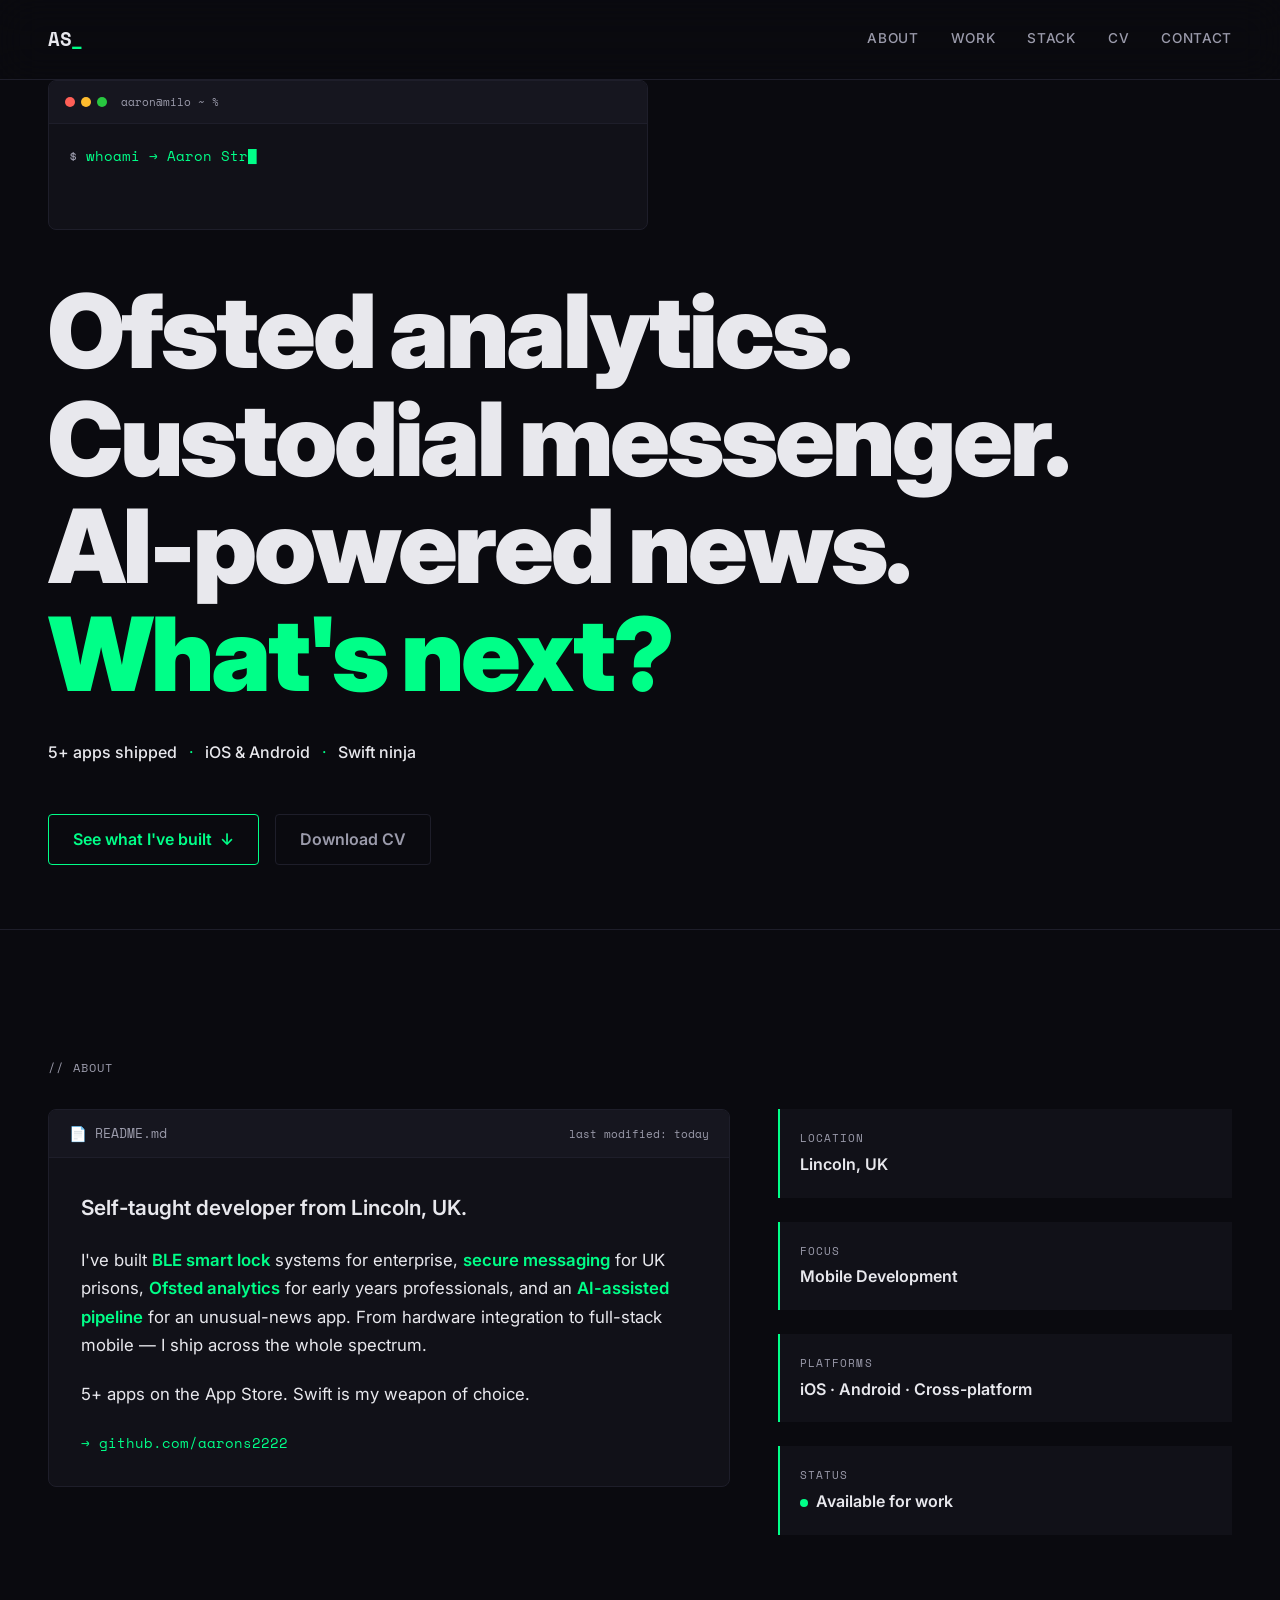
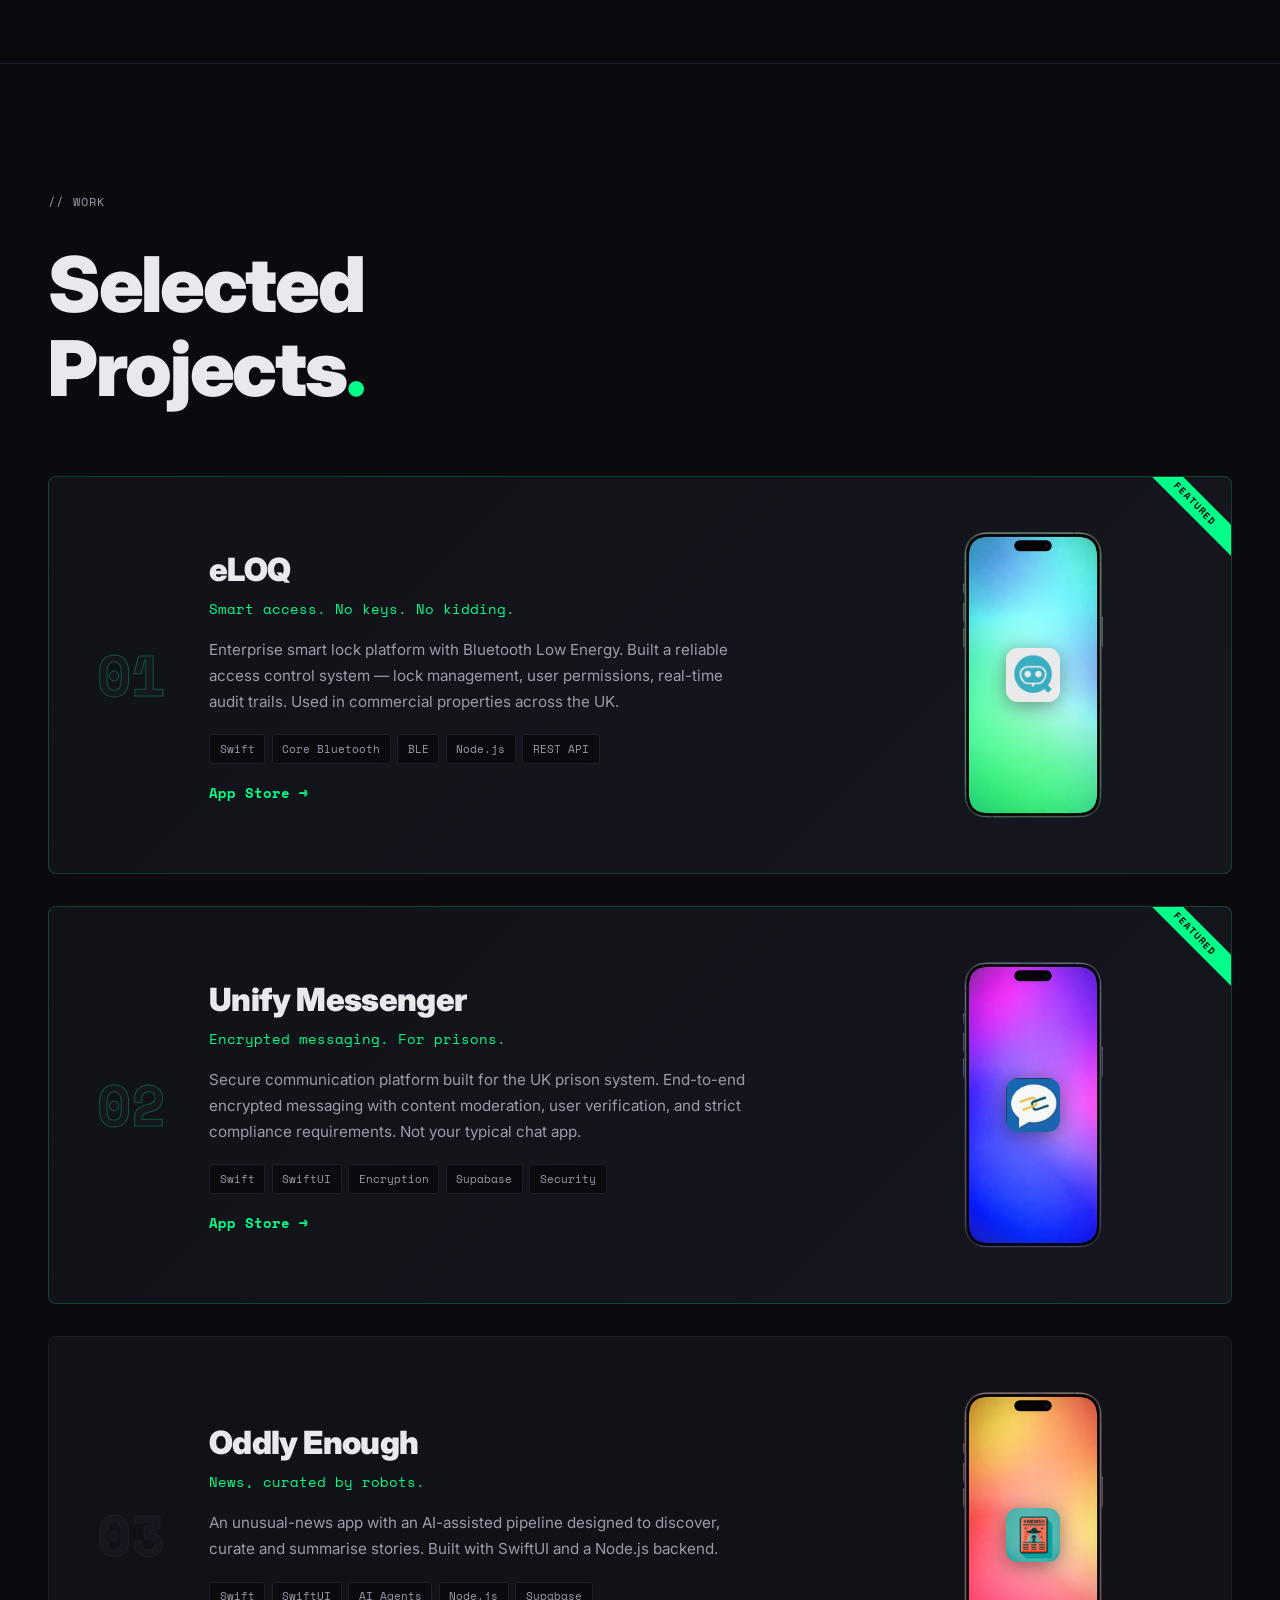
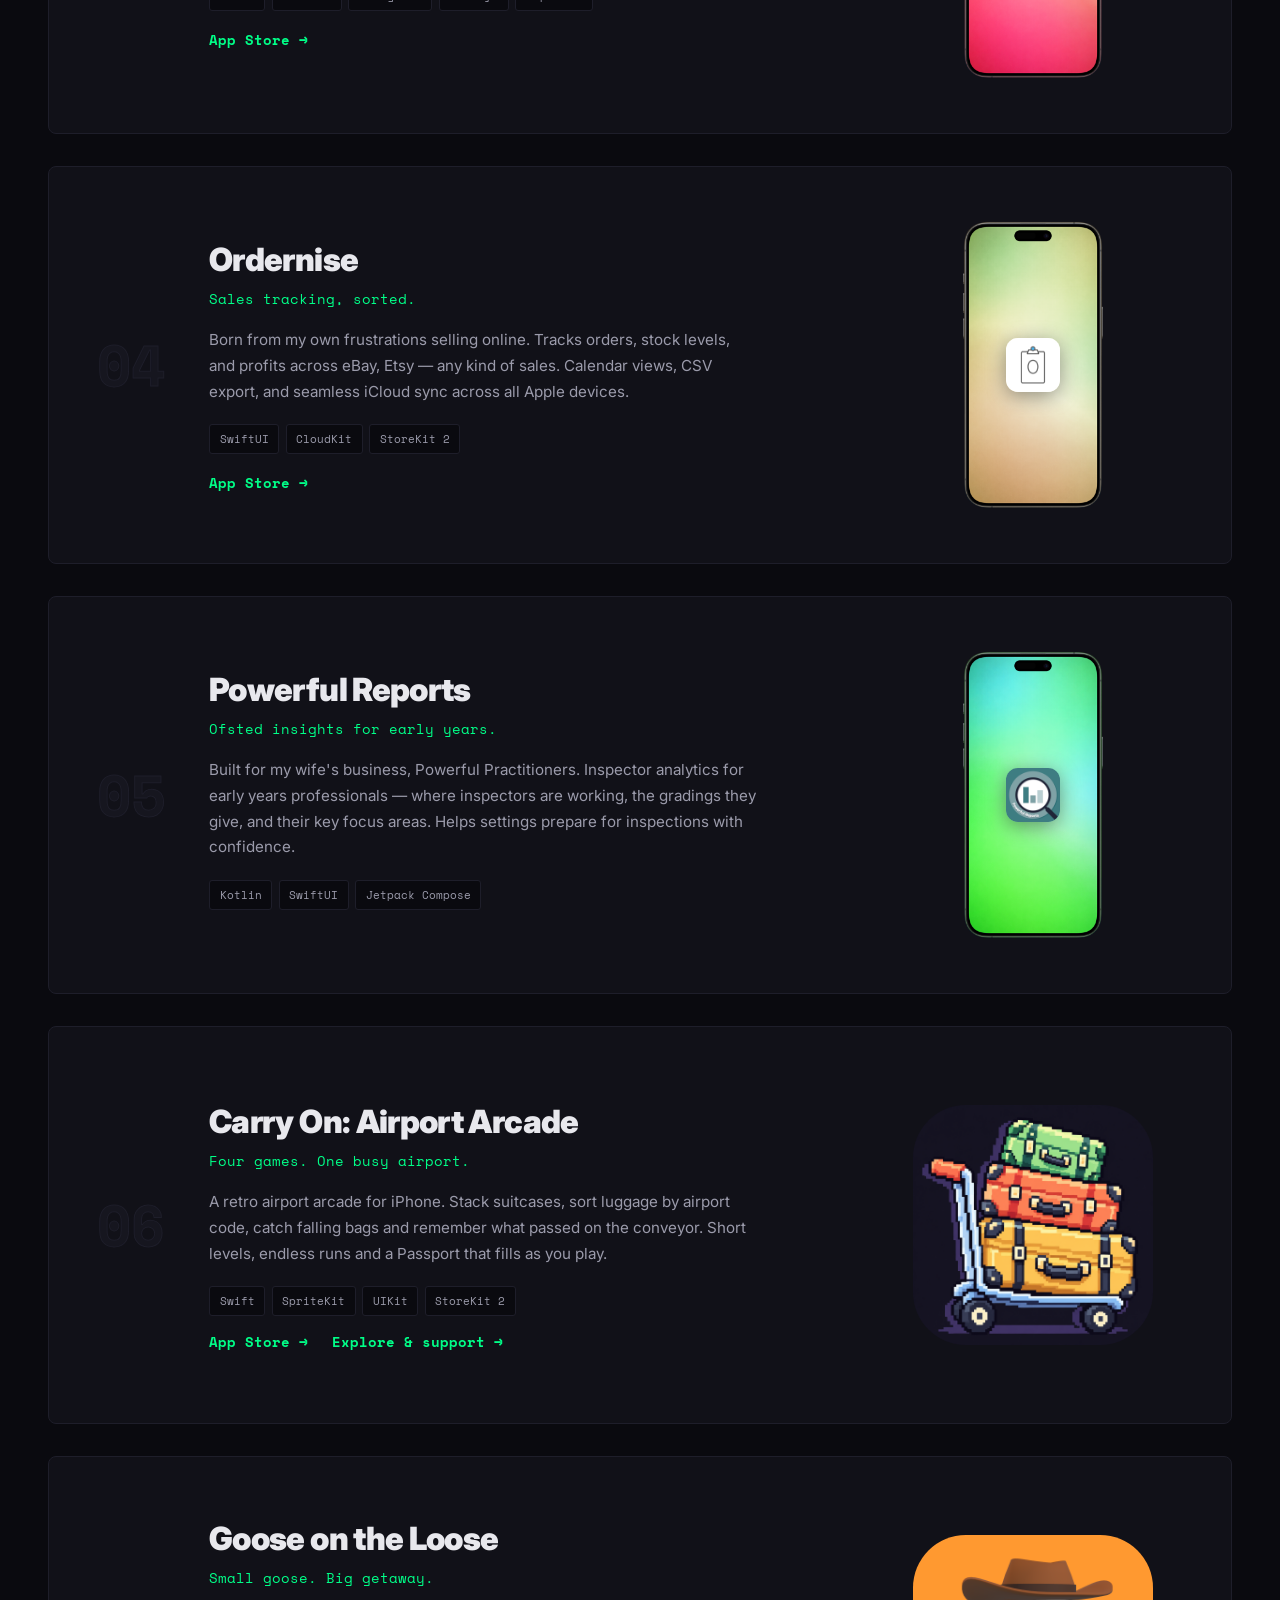
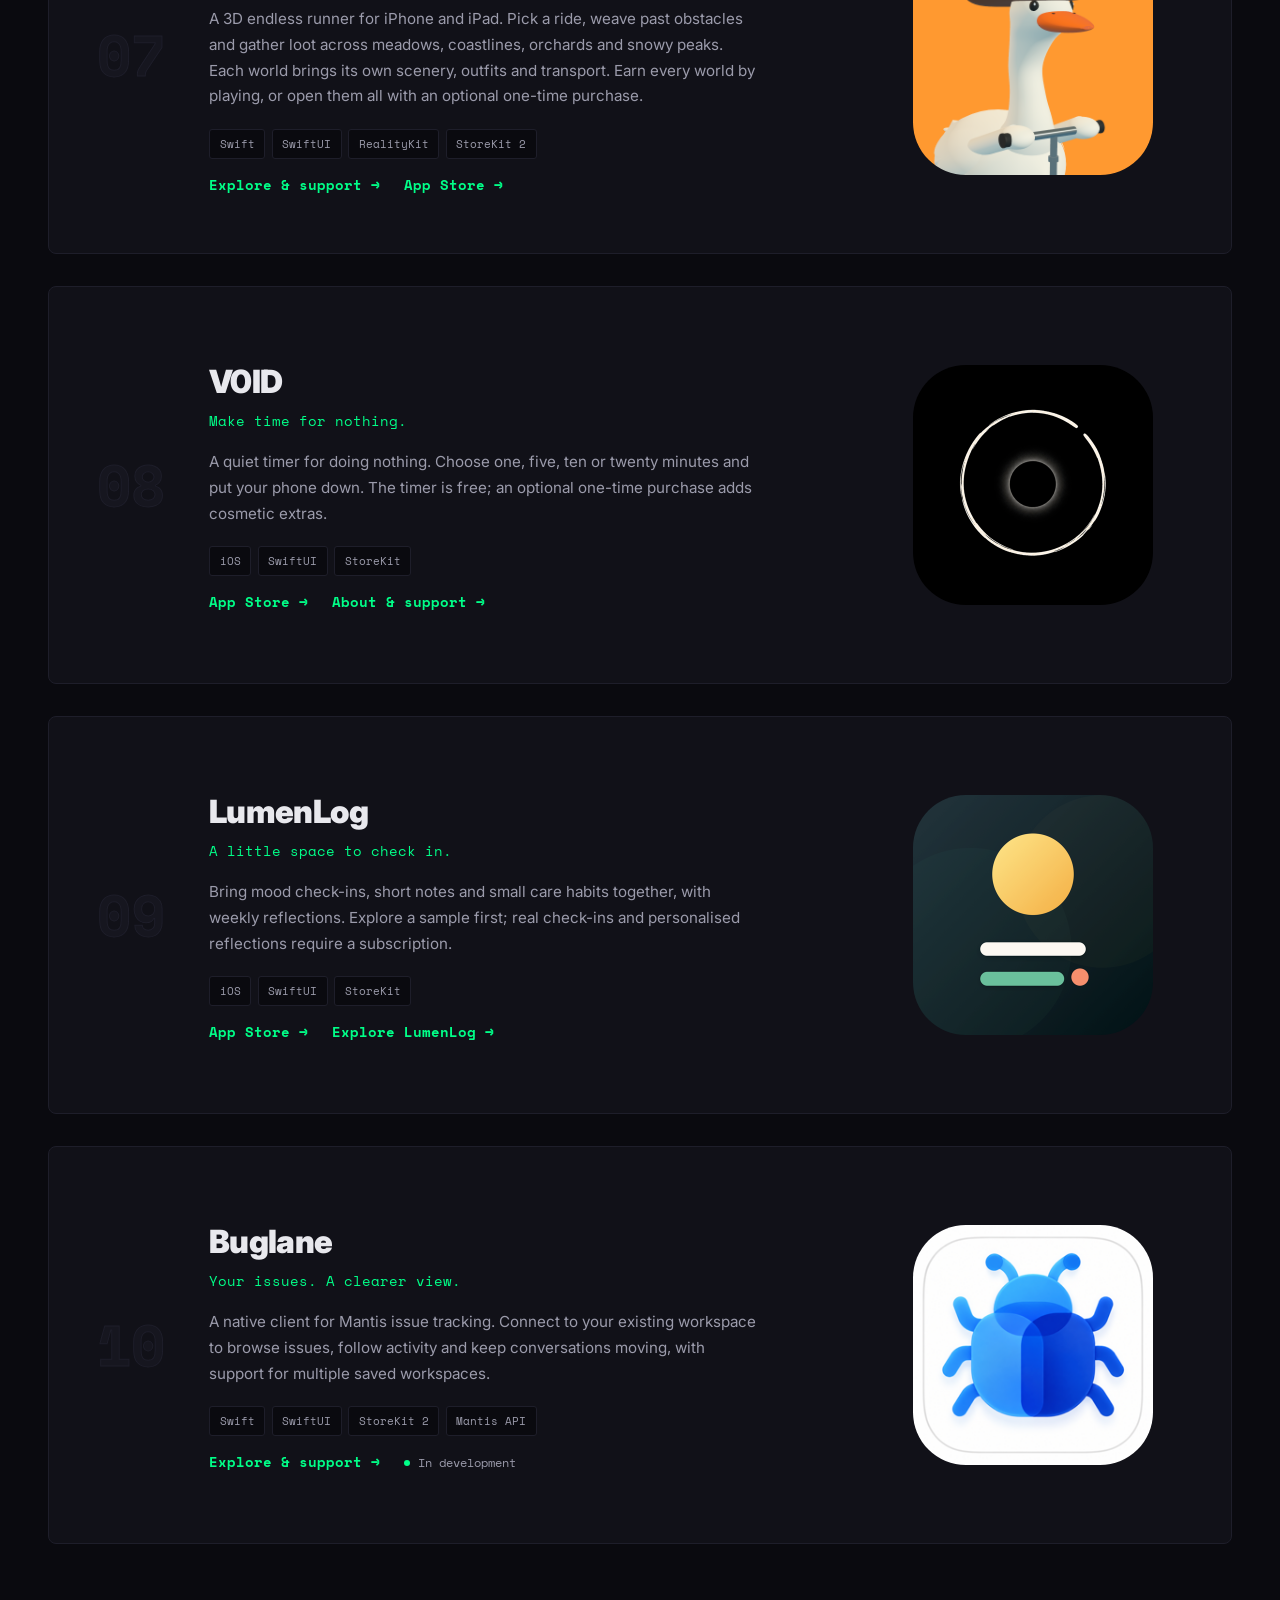
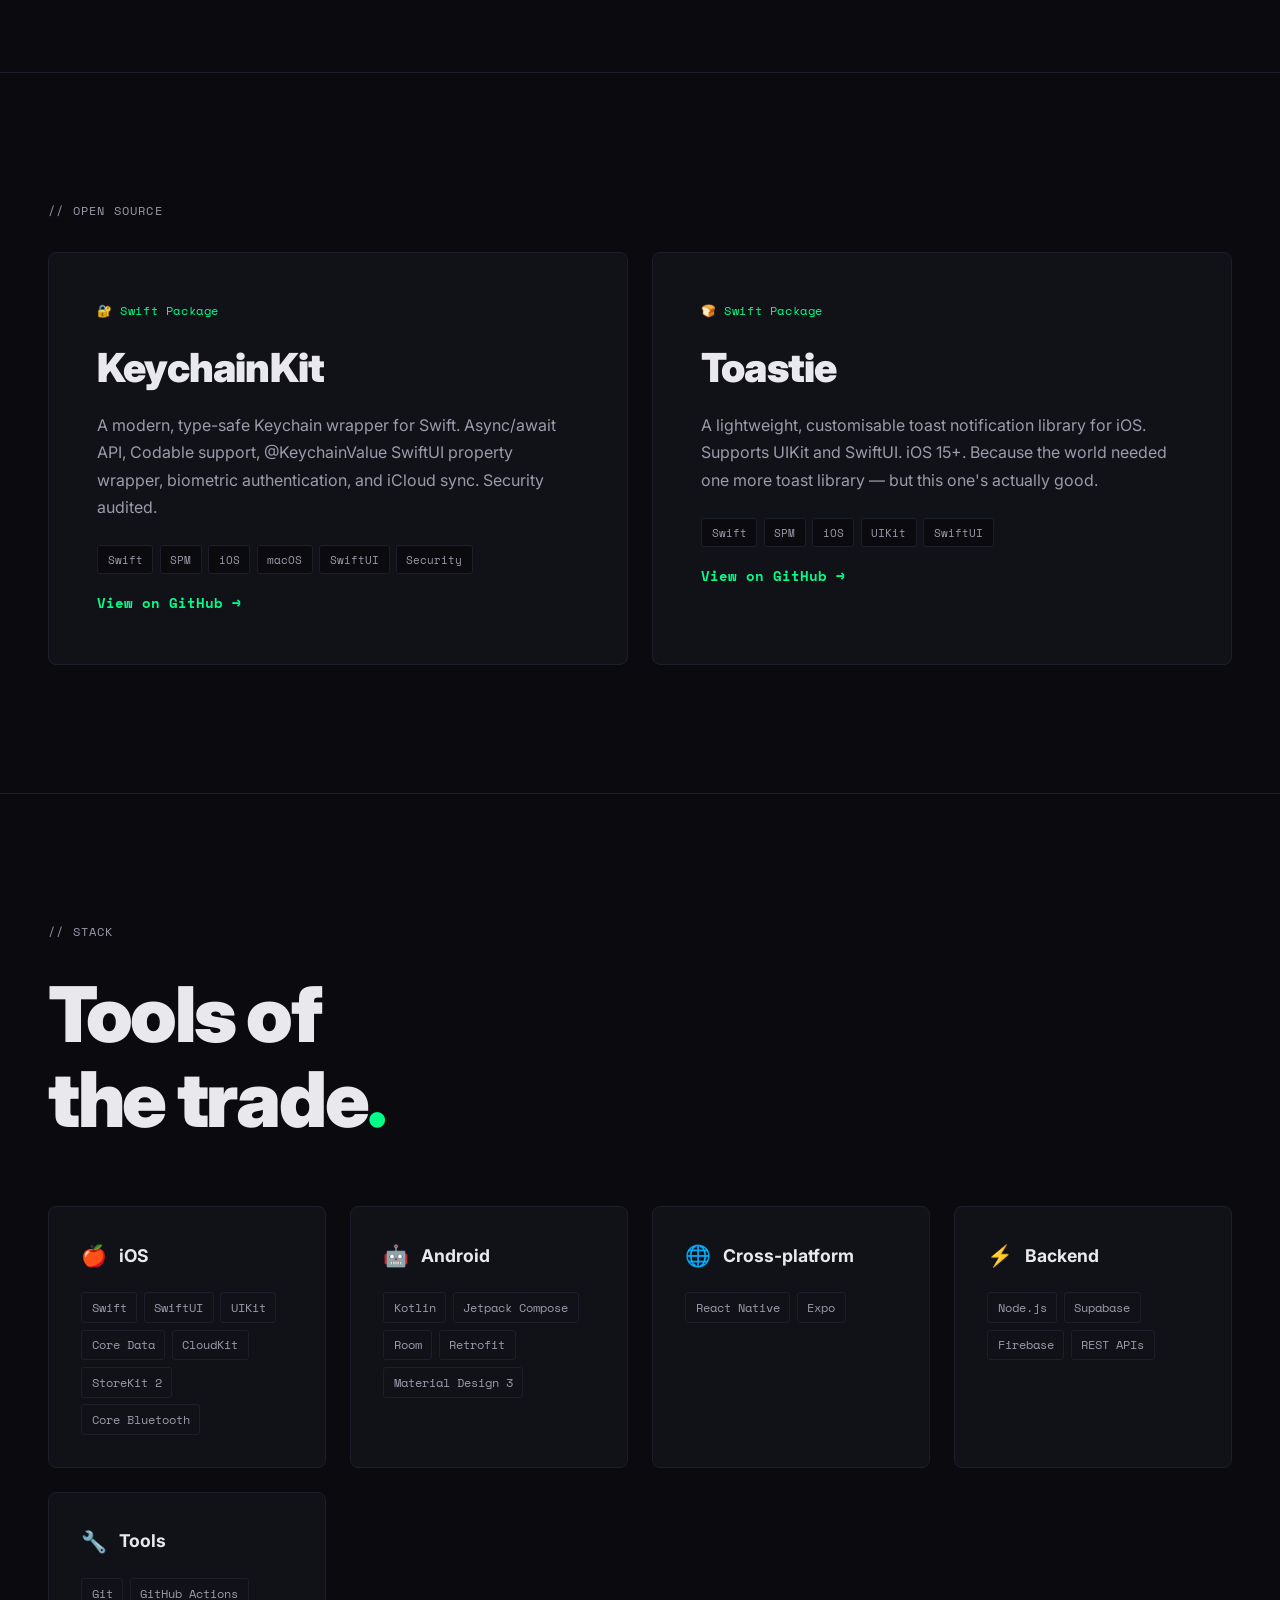
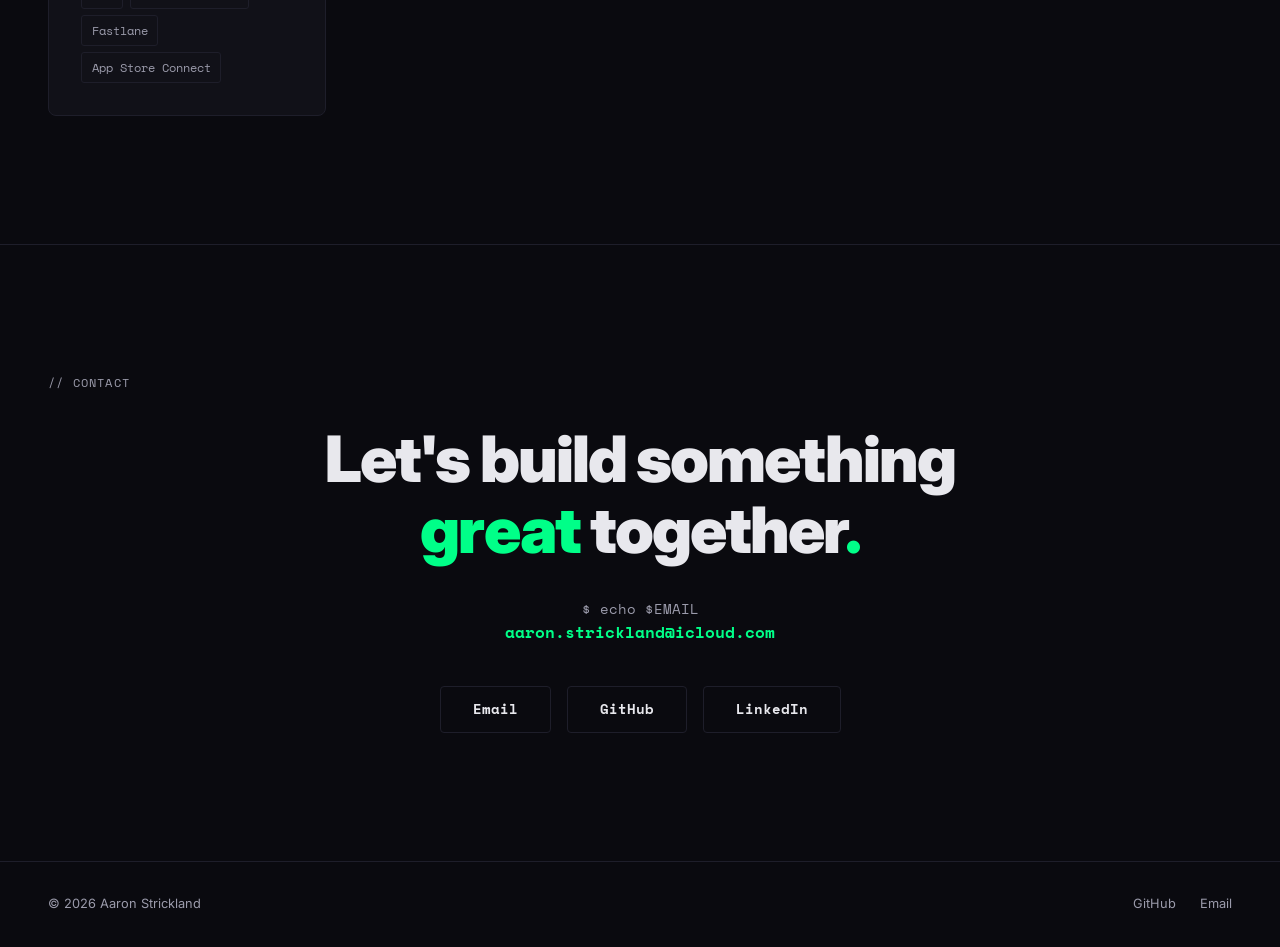
<file: index.html>
<!DOCTYPE html>
<html lang="en">
<head>
    <meta charset="UTF-8">
    <meta name="viewport" content="width=device-width, initial-scale=1.0">
    <title>Aaron Strickland — Mobile Developer</title>
    <meta name="description" content="Mobile developer specialising in iOS and Android. Swift, Kotlin, React Native. 5+ apps shipped.">
    <link rel="preconnect" href="https://fonts.googleapis.com">
    <link rel="preconnect" href="https://fonts.gstatic.com" crossorigin>
    <link href="https://fonts.googleapis.com/css2?family=Inter:wght@300;400;500;600;700;900&family=Space+Mono:wght@400;700&display=swap" rel="stylesheet">
    <link rel="stylesheet" href="style.css">
</head>
<body>

    <!-- NAV -->
    <nav class="nav">
        <div class="nav-logo">AS<span class="accent">_</span></div>
        <div class="nav-links">
            <a href="#about">About</a>
            <a href="#work">Work</a>
            <a href="#stack">Stack</a>
            <a href="aaron-strickland-cv.pdf" target="_blank">CV</a>
                <a href="#contact">Contact</a>
        </div>
    </nav>

    <!-- HERO -->
    <section class="hero" id="hero">
        <div class="hero-terminal">
            <div class="terminal-bar">
                <span class="terminal-dot red"></span>
                <span class="terminal-dot yellow"></span>
                <span class="terminal-dot green"></span>
                <span class="terminal-label">aaron@milo ~ %</span>
            </div>
            <div class="terminal-body">
                <div class="terminal-line">
                    <span class="prompt">$</span>
                    <span class="typed-wrap"><span class="typed-text" id="typed"></span><span class="cursor">█</span></span>
                </div>
            </div>
        </div>
        <div class="hero-content">
            <h1 class="hero-title reveal">
                <span class="hero-line">Ofsted analytics. Custodial messenger.</span>
                <span class="hero-line">AI-powered news. <span class="accent">What's next?</span></span>
            </h1>
            <div class="hero-stats reveal-delay">
                <span class="stat">5+ apps shipped</span>
                <span class="stat-sep">·</span>
                <span class="stat">iOS & Android</span>
                <span class="stat-sep">·</span>
                <span class="stat">Swift ninja</span>
            </div>
            <div class="hero-buttons reveal-delay-2">
                <a href="#work" class="hero-cta">See what I've built <span class="arrow">↓</span></a>
                <a href="aaron-strickland-cv.pdf" target="_blank" class="hero-cta hero-cta-outline">Download CV</a>
            </div>
        </div>
        <div class="hero-noise"></div>
    </section>

    <!-- ABOUT -->
    <section class="about" id="about">
        <div class="section-label">// ABOUT</div>
        <div class="about-grid">
            <div class="about-file reveal-up">
                <div class="file-header">
                    <span class="file-icon">📄</span> README.md
                    <span class="file-meta">last modified: today</span>
                </div>
                <div class="file-body">
                    <p class="about-lead">Self-taught developer from Lincoln, UK.</p>
                    <p>I've built <strong>BLE smart lock</strong> systems for enterprise, <strong>secure messaging</strong> for UK prisons, <strong>Ofsted analytics</strong> for early years professionals, and an <strong>AI-assisted pipeline</strong> for an unusual-news app. From hardware integration to full-stack mobile — I ship across the whole spectrum.</p>
                    <p>5+ apps on the App Store. Swift is my weapon of choice.</p>
                    <div class="about-sig">
                        <span class="accent">→</span> <a href="https://github.com/aarons2222" target="_blank" rel="noopener">github.com/aarons2222</a>
                    </div>
                </div>
            </div>
            <div class="about-aside reveal-up">
                <div class="aside-block">
                    <div class="aside-label">Location</div>
                    <div class="aside-value">Lincoln, UK</div>
                </div>
                <div class="aside-block">
                    <div class="aside-label">Focus</div>
                    <div class="aside-value">Mobile Development</div>
                </div>
                <div class="aside-block">
                    <div class="aside-label">Platforms</div>
                    <div class="aside-value">iOS · Android · Cross-platform</div>
                </div>
                <div class="aside-block">
                    <div class="aside-label">Status</div>
                    <div class="aside-value"><span class="status-dot"></span> Available for work</div>
                </div>
            </div>
        </div>
    </section>

    <!-- WORK -->
    <section class="work" id="work">
        <div class="section-label">// WORK</div>
        <h2 class="section-title reveal-up">Selected<br>Projects<span class="accent">.</span></h2>

        <div class="projects">

            <article class="project project--featured reveal-up">
                <div class="project-number">01</div>
                <div class="project-content">
                    <h3 class="project-name">eLOQ</h3>
                    <p class="project-tagline">Smart access. No keys. No kidding.</p>
                    <p class="project-desc">Enterprise smart lock platform with Bluetooth Low Energy. Built a reliable access control system — lock management, user permissions, real-time audit trails. Used in commercial properties across the UK.</p>
                    <div class="project-tech">
                        <span>Swift</span><span>Core Bluetooth</span><span>BLE</span><span>Node.js</span><span>REST API</span>
                    </div>
                    <a href="https://apps.apple.com/gb/app/eloq/id1481368614" target="_blank" rel="noopener" class="project-link">App Store →</a>
                </div>
                <div class="project-img">
                    <div class="phone-frame">
                        <img src="images/mockup-eloq.png" alt="eLOQ app" class="frame-phone" loading="lazy">
                        <img src="images/eloq.png" alt="eLOQ" class="frame-icon">
                    </div>
                </div>
            </article>

            <article class="project project--featured reveal-up">
                <div class="project-number">02</div>
                <div class="project-content">
                    <h3 class="project-name">Unify Messenger</h3>
                    <p class="project-tagline">Encrypted messaging. For prisons.</p>
                    <p class="project-desc">Secure communication platform built for the UK prison system. End-to-end encrypted messaging with content moderation, user verification, and strict compliance requirements. Not your typical chat app.</p>
                    <div class="project-tech">
                        <span>Swift</span><span>SwiftUI</span><span>Encryption</span><span>Supabase</span><span>Security</span>
                    </div>
                    <a href="https://apps.apple.com/gb/app/unify-messenger/id1551129090" target="_blank" rel="noopener" class="project-link">App Store →</a>
                </div>
                <div class="project-img">
                    <div class="phone-frame">
                        <img src="images/mockup-unify.png" alt="Unify Messenger app" class="frame-phone" loading="lazy">
                        <img src="images/unify-messenger.png" alt="Unify" class="frame-icon" style="border-radius:22%">
                    </div>
                </div>
            </article>

            <article class="project reveal-up">
                <div class="project-number">03</div>
                <div class="project-content">
                    <h3 class="project-name">Oddly Enough</h3>
                    <p class="project-tagline">News, curated by robots.</p>
                    <p class="project-desc">An unusual-news app with an AI-assisted pipeline designed to discover, curate and summarise stories. Built with SwiftUI and a Node.js backend.</p>
                    <div class="project-tech">
                        <span>Swift</span><span>SwiftUI</span><span>AI Agents</span><span>Node.js</span><span>Supabase</span>
                    </div>
                    <a href="https://apps.apple.com/gb/app/oddly-enough-news/id6758560461" target="_blank" rel="noopener" class="project-link">App Store →</a>
                </div>
                <div class="project-img">
                    <div class="phone-frame">
                        <img src="images/mockup-oddly.png" alt="Oddly Enough app" class="frame-phone" loading="lazy">
                        <img src="images/oddly-enough.png" alt="Oddly Enough" class="frame-icon">
                    </div>
                </div>
            </article>

            <article class="project reveal-up">
                <div class="project-number">04</div>
                <div class="project-content">
                    <h3 class="project-name">Ordernise</h3>
                    <p class="project-tagline">Sales tracking, sorted.</p>
                    <p class="project-desc">Born from my own frustrations selling online. Tracks orders, stock levels, and profits across eBay, Etsy — any kind of sales. Calendar views, CSV export, and seamless iCloud sync across all Apple devices.</p>
                    <div class="project-tech">
                        <span>SwiftUI</span><span>CloudKit</span><span>StoreKit 2</span>
                    </div>
                    <a href="https://apps.apple.com/gb/app/ordernise-sales-manager/id6751537093" target="_blank" rel="noopener" class="project-link">App Store →</a>
                </div>
                <div class="project-img">
                    <div class="phone-frame">
                        <img src="images/mockup-ordernise.png" alt="Ordernise app" class="frame-phone" loading="lazy">
                        <img src="images/ordernise.png" alt="Ordernise" class="frame-icon">
                    </div>
                </div>
            </article>

            <article class="project reveal-up">
                <div class="project-number">05</div>
                <div class="project-content">
                    <h3 class="project-name">Powerful Reports</h3>
                    <p class="project-tagline">Ofsted insights for early years.</p>
                    <p class="project-desc">Built for my wife's business, Powerful Practitioners. Inspector analytics for early years professionals — where inspectors are working, the gradings they give, and their key focus areas. Helps settings prepare for inspections with confidence.</p>
                    <div class="project-tech">
                        <span>Kotlin</span><span>SwiftUI</span><span>Jetpack Compose</span>
                    </div>
                </div>
                <div class="project-img">
                    <div class="phone-frame">
                        <img src="images/mockup-powerful.png" alt="Powerful Reports app" class="frame-phone" loading="lazy">
                        <img src="images/powerful-reports.png" alt="Powerful Reports" class="frame-icon">
                    </div>
                </div>
            </article>

            <article class="project reveal-up" id="carry-on" aria-labelledby="carry-on-title">
                <div class="project-number">06</div>
                <div class="project-content">
                    <h3 class="project-name" id="carry-on-title">Carry On: Airport Arcade</h3>
                    <p class="project-tagline">Four games. One busy airport.</p>
                    <p class="project-desc">A retro airport arcade for iPhone. Stack suitcases, sort luggage by airport code, catch falling bags and remember what passed on the conveyor. Short levels, endless runs and a Passport that fills as you play.</p>
                    <div class="project-tech">
                        <span>Swift</span><span>SpriteKit</span><span>UIKit</span><span>StoreKit 2</span>
                    </div>
                    <div class="project-actions">
                        <a href="https://apps.apple.com/app/apple-store/id6824593937?pt=1649180&amp;ct=carry_web_site_202611&amp;mt=8" class="project-link">App Store →</a>
                        <a href="/carry-on/" class="project-link">Explore &amp; support →</a>
                    </div>
                </div>
                <div class="project-img project-img--carry-on">
                    <img src="carry-on/icon.png" alt="Carry On: Airport Arcade app icon" width="240" height="240" loading="lazy">
                </div>
            </article>

            <article class="project reveal-up" id="goose" aria-labelledby="goose-title">
                <div class="project-number">07</div>
                <div class="project-content">
                    <h3 class="project-name" id="goose-title">Goose on the Loose</h3>
                    <p class="project-tagline">Small goose. Big getaway.</p>
                    <p class="project-desc">A 3D endless runner for iPhone and iPad. Pick a ride, weave past obstacles and gather loot across meadows, coastlines, orchards and snowy peaks. Each world brings its own scenery, outfits and transport. Earn every world by playing, or open them all with an optional one-time purchase.</p>
                    <div class="project-tech">
                        <span>Swift</span><span>SwiftUI</span><span>RealityKit</span><span>StoreKit 2</span>
                    </div>
                    <div class="project-actions">
                        <a href="/goose/" class="project-link">Explore &amp; support →</a>
                        <a href="https://apps.apple.com/app/apple-store/id6825422011?pt=1649180&amp;ct=goose_web_site_202611&amp;mt=8" class="project-link">App Store →</a>
                    </div>
                </div>
                <div class="project-img project-img--goose">
                    <a href="/goose/" aria-label="Explore Goose on the Loose">
                        <img src="/goose/icon.png" alt="Goose app icon, featuring the game's goose in a cowboy hat" width="240" height="240" loading="lazy">
                    </a>
                </div>
            </article>

            <article class="project reveal-up" id="v0id" aria-labelledby="v0id-title">
                <div class="project-number">08</div>
                <div class="project-content">
                    <h3 class="project-name" id="v0id-title">V0ID</h3>
                    <p class="project-tagline">Make time for nothing.</p>
                    <p class="project-desc">A quiet timer for doing nothing. Choose one, five, ten or twenty minutes and put your phone down. The timer is free; an optional one-time purchase adds cosmetic extras.</p>
                    <div class="project-tech">
                        <span>iOS</span><span>SwiftUI</span><span>StoreKit</span>
                    </div>
                    <div class="project-actions">
                        <a href="https://apps.apple.com/app/apple-store/id6758951976?pt=1649180&amp;ct=v0id_web_site_202611&amp;mt=8" class="project-link">App Store →</a>
                        <a href="/void/" class="project-link">About &amp; support →</a>
                    </div>
                </div>
                <div class="project-img project-img--app-icon">
                    <a href="/void/" aria-label="Explore V0ID and get support">
                        <img src="/images/v0id-icon.png" alt="" width="240" height="240" loading="lazy">
                    </a>
                </div>
            </article>

            <article class="project reveal-up" id="lumenlog" aria-labelledby="lumenlog-title">
                <div class="project-number">09</div>
                <div class="project-content">
                    <h3 class="project-name" id="lumenlog-title">LumenLog</h3>
                    <p class="project-tagline">A little space to check in.</p>
                    <p class="project-desc">Bring mood check-ins, short notes and small care habits together, with weekly reflections. Explore a sample first; real check-ins and personalised reflections require a subscription.</p>
                    <div class="project-tech">
                        <span>iOS</span><span>SwiftUI</span><span>StoreKit</span>
                    </div>
                    <div class="project-actions">
                        <a href="https://apps.apple.com/app/id6777008791" class="project-link">App Store →</a>
                        <a href="https://www.lumenlog.app/" class="project-link">Explore LumenLog →</a>
                    </div>
                </div>
                <div class="project-img project-img--app-icon">
                    <a href="https://www.lumenlog.app/" aria-label="Explore LumenLog">
                        <img src="/images/lumenlog-icon.png" alt="" width="240" height="240" loading="lazy">
                    </a>
                </div>
            </article>

            <article class="project reveal-up" id="buglane" aria-labelledby="buglane-title">
                <div class="project-number">10</div>
                <div class="project-content">
                    <h3 class="project-name" id="buglane-title">Buglane</h3>
                    <p class="project-tagline">Your issues. A clearer view.</p>
                    <p class="project-desc">A native client for Mantis issue tracking. Connect to your existing workspace to browse issues, follow activity and keep conversations moving, with support for multiple saved workspaces.</p>
                    <div class="project-tech">
                        <span>Swift</span><span>SwiftUI</span><span>StoreKit 2</span><span>Mantis API</span>
                    </div>
                    <div class="project-actions">
                        <a href="/buglane/" class="project-link">Explore &amp; support →</a>
                        <span class="project-status">In development</span>
                    </div>
                </div>
                <div class="project-img project-img--buglane">
                    <a href="/buglane/" aria-label="Explore Buglane">
                        <img src="/buglane/icon.png" alt="" width="240" height="240" loading="lazy">
                    </a>
                </div>
            </article>

        </div>
    </section>

    <!-- OPEN SOURCE -->
    <section class="opensource" id="opensource">
        <div class="section-label">// OPEN SOURCE</div>
        <div class="oss-grid">
            <div class="oss-card reveal-up">
                <div class="oss-badge">🔐 Swift Package</div>
                <h3 class="oss-name">KeychainKit</h3>
                <p class="oss-desc">A modern, type-safe Keychain wrapper for Swift. Async/await API, Codable support, @KeychainValue SwiftUI property wrapper, biometric authentication, and iCloud sync. Security audited.</p>
                <div class="project-tech">
                    <span>Swift</span><span>SPM</span><span>iOS</span><span>macOS</span><span>SwiftUI</span><span>Security</span>
                </div>
                <a href="https://github.com/aarons2222/KeychainKit" target="_blank" rel="noopener" class="project-link">View on GitHub →</a>
            </div>
            <div class="oss-card reveal-up">
                <div class="oss-badge">🍞 Swift Package</div>
                <h3 class="oss-name">Toastie</h3>
                <p class="oss-desc">A lightweight, customisable toast notification library for iOS. Supports UIKit and SwiftUI. iOS 15+. Because the world needed one more toast library — but this one's actually good.</p>
                <div class="project-tech">
                    <span>Swift</span><span>SPM</span><span>iOS</span><span>UIKit</span><span>SwiftUI</span>
                </div>
                <a href="https://github.com/aarons2222/Toastie" target="_blank" rel="noopener" class="project-link">View on GitHub →</a>
            </div>
        </div>
    </section>

    <!-- TECH STACK -->
    <section class="stack" id="stack">
        <div class="section-label">// STACK</div>
        <h2 class="section-title reveal-up">Tools of<br>the trade<span class="accent">.</span></h2>

        <div class="stack-grid">
            <div class="stack-category reveal-up">
                <div class="stack-cat-header">
                    <span class="stack-icon">🍎</span>
                    <h4>iOS</h4>
                </div>
                <div class="stack-items">
                    <span>Swift</span><span>SwiftUI</span><span>UIKit</span><span>Core Data</span><span>CloudKit</span><span>StoreKit 2</span><span>Core Bluetooth</span>
                </div>
            </div>
            <div class="stack-category reveal-up">
                <div class="stack-cat-header">
                    <span class="stack-icon">🤖</span>
                    <h4>Android</h4>
                </div>
                <div class="stack-items">
                    <span>Kotlin</span><span>Jetpack Compose</span><span>Room</span><span>Retrofit</span><span>Material Design 3</span>
                </div>
            </div>
            <div class="stack-category reveal-up">
                <div class="stack-cat-header">
                    <span class="stack-icon">🌐</span>
                    <h4>Cross-platform</h4>
                </div>
                <div class="stack-items">
                    <span>React Native</span><span>Expo</span>
                </div>
            </div>
            <div class="stack-category reveal-up">
                <div class="stack-cat-header">
                    <span class="stack-icon">⚡</span>
                    <h4>Backend</h4>
                </div>
                <div class="stack-items">
                    <span>Node.js</span><span>Supabase</span><span>Firebase</span><span>REST APIs</span>
                </div>
            </div>
            <div class="stack-category reveal-up">
                <div class="stack-cat-header">
                    <span class="stack-icon">🔧</span>
                    <h4>Tools</h4>
                </div>
                <div class="stack-items">
                    <span>Git</span><span>GitHub Actions</span><span>Fastlane</span><span>App Store Connect</span>
                </div>
            </div>
        </div>
    </section>

    <!-- CONTACT -->
    <section class="contact" id="contact">
        <div class="section-label">// CONTACT</div>
        <div class="contact-content reveal-up">
            <h2 class="contact-title">Let's build something<br><span class="accent">great</span> together<span class="accent">.</span></h2>
            <div class="contact-terminal">
                <span class="prompt">$</span> echo $EMAIL
                <br><a href="mailto:aaron.strickland@icloud.com" class="contact-val">aaron.strickland@icloud.com</a>
            </div>
            <div class="contact-links">
                <a href="mailto:aaron.strickland@icloud.com" class="contact-btn">Email</a>
                <a href="https://github.com/aarons2222" target="_blank" rel="noopener" class="contact-btn">GitHub</a>
                <a href="https://uk.linkedin.com/in/aaron-strickland-23bb957b" target="_blank" rel="noopener" class="contact-btn">LinkedIn</a>
            </div>
        </div>
    </section>

    <!-- FOOTER -->
    <footer class="footer">
        <div class="footer-inner">
            <span>© 2026 Aaron Strickland</span>
            <div class="footer-links">
                <a href="https://github.com/aarons2222" target="_blank" rel="noopener">GitHub</a>
                <a href="mailto:aaron.strickland@icloud.com">Email</a>
            </div>
        </div>
    </footer>

    <script src="script.js"></script>
</body>
</html>
</file>
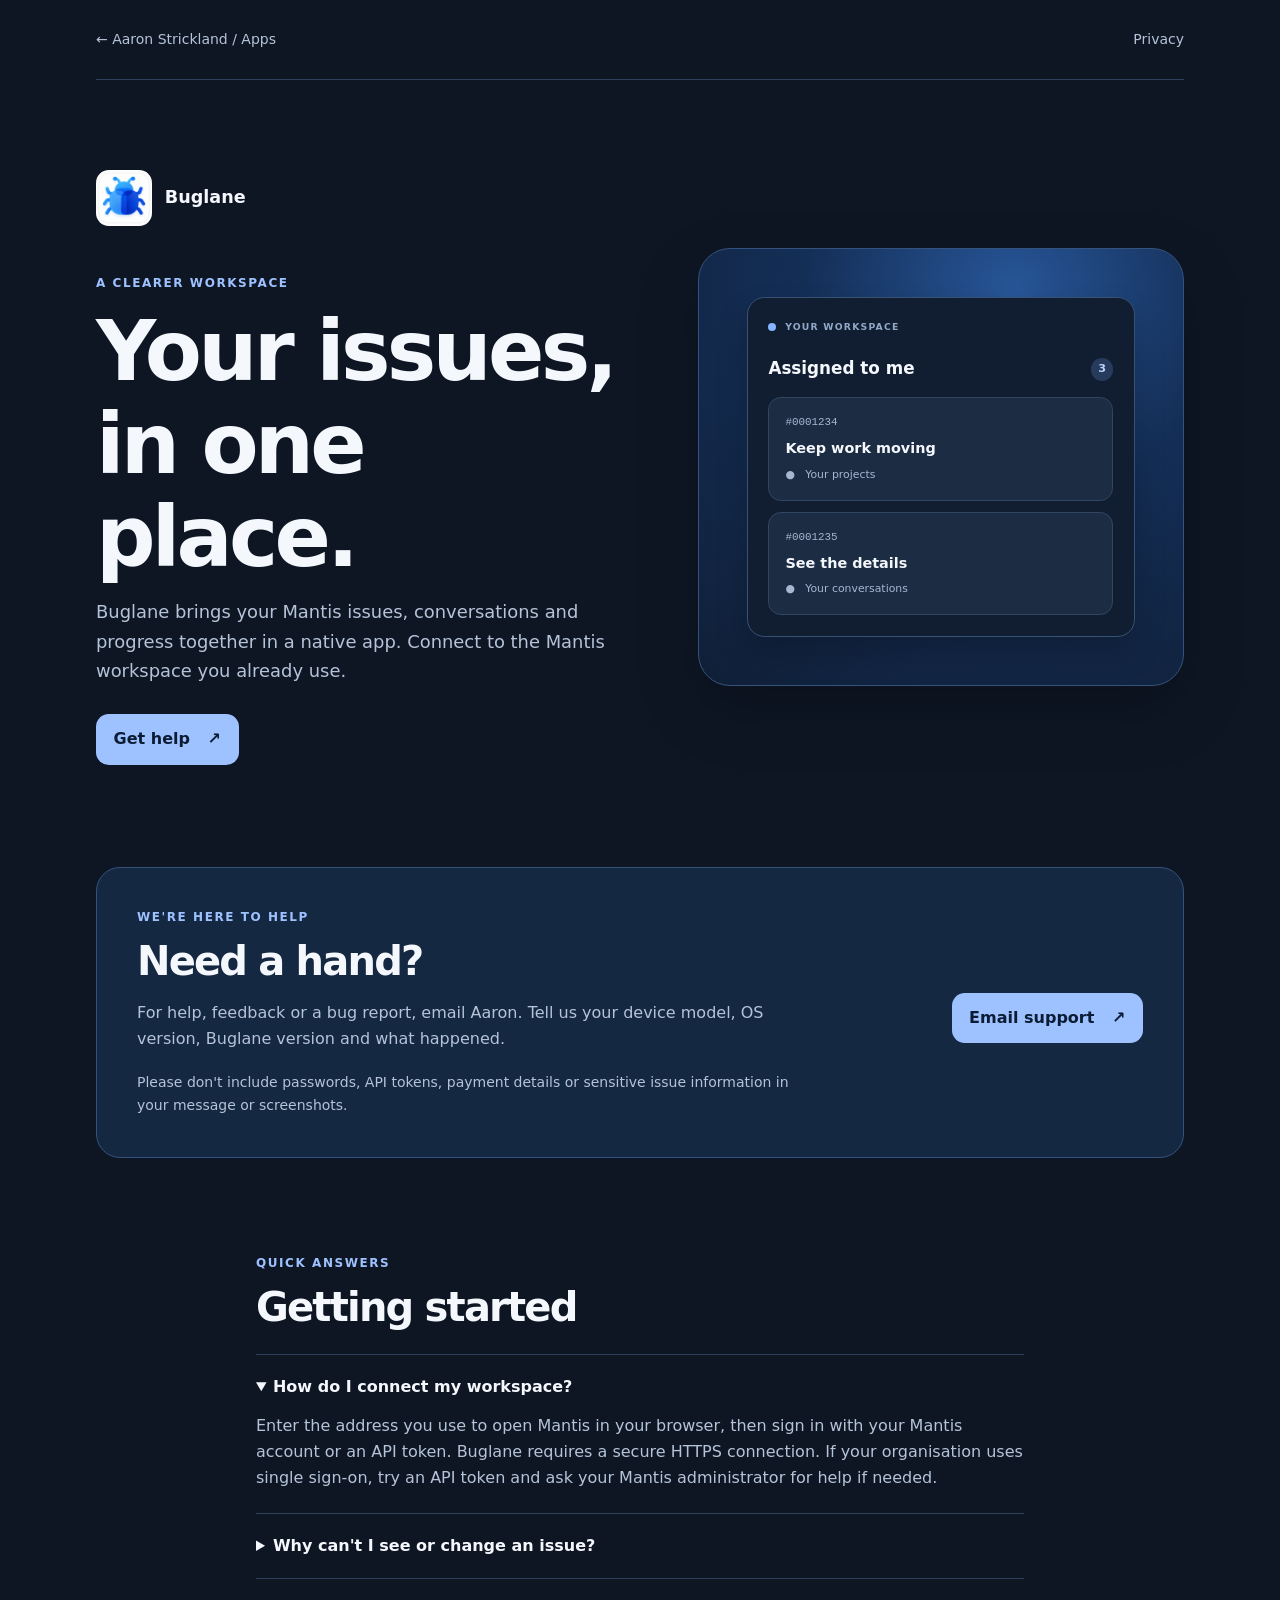
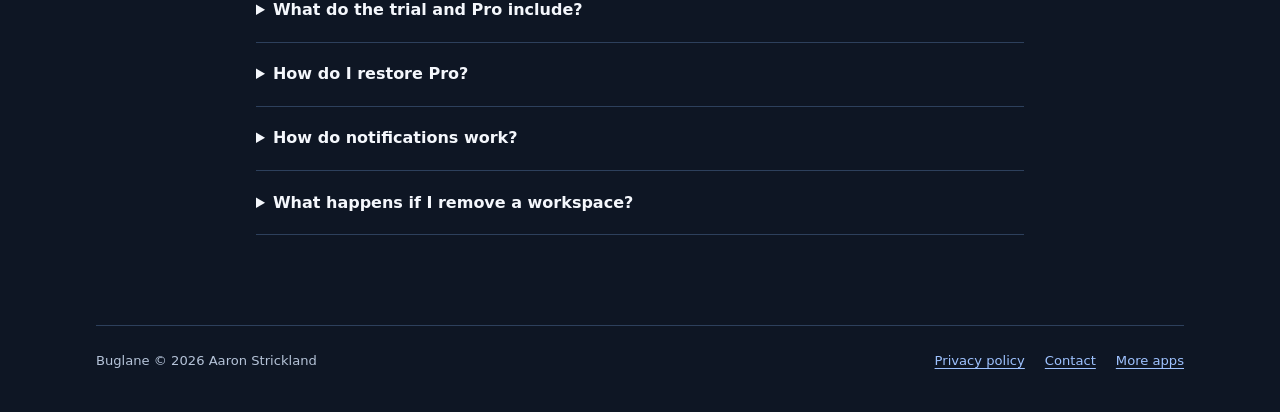
<file: buglane/index.html>
<!doctype html>
<html lang="en-GB">
<head>
  <meta charset="utf-8">
  <meta name="viewport" content="width=device-width, initial-scale=1">
  <meta name="description" content="Get help with Buglane, the native client for your Mantis workspace.">
  <meta name="theme-color" content="#0e1624">
  <title>Buglane — Support</title>
  <link rel="canonical" href="https://aaronstrickland.dev/buglane/">
  <link rel="icon" href="/buglane/icon.png" type="image/png">
  <link rel="stylesheet" href="/buglane/site.css">
</head>
<body>
  <header class="topbar wrap">
    <a class="back-link" href="/#work">← Aaron Strickland / Apps</a>
    <a href="/buglane/privacy/">Privacy</a>
  </header>
  <main class="wrap">
    <section class="hero" aria-labelledby="title">
      <div class="hero-copy">
        <div class="identity"><img src="/buglane/icon.png" alt="" width="56" height="56"><span>Buglane</span></div>
        <p class="eyebrow">A clearer workspace</p>
        <h1 id="title">Your issues,<br>in one place.</h1>
        <p class="intro">Buglane brings your Mantis issues, conversations and progress together in a native app. Connect to the Mantis workspace you already use.</p>
        <a class="button" href="#support">Get help <span aria-hidden="true">↗</span></a>
      </div>
      <div class="hero-art" aria-hidden="true">
        <div class="art-window">
          <div class="art-top"><span class="art-dot"></span><span>YOUR WORKSPACE</span></div>
          <div class="art-title">Assigned to me <span>3</span></div>
          <div class="art-card"><span class="art-id">#0001234</span><strong>Keep work moving</strong><small>● &nbsp; Your projects</small></div>
          <div class="art-card"><span class="art-id">#0001235</span><strong>See the details</strong><small>● &nbsp; Your conversations</small></div>
        </div>
      </div>
    </section>

    <section class="support-panel" id="support" aria-labelledby="support-title">
      <div>
        <p class="eyebrow">We're here to help</p>
        <h2 id="support-title">Need a hand?</h2>
        <p>For help, feedback or a bug report, email Aaron. Tell us your device model, OS version, Buglane version and what happened.</p>
        <p class="note">Please don't include passwords, API tokens, payment details or sensitive issue information in your message or screenshots.</p>
      </div>
      <a class="button button-light" href="mailto:aaron.strickland@icloud.com?subject=Buglane%20support">Email support <span aria-hidden="true">↗</span></a>
    </section>

    <section class="help" aria-labelledby="help-title">
      <div class="section-heading"><p class="eyebrow">Quick answers</p><h2 id="help-title">Getting started</h2></div>
      <details open>
        <summary>How do I connect my workspace?</summary>
        <p>Enter the address you use to open Mantis in your browser, then sign in with your Mantis account or an API token. Buglane requires a secure HTTPS connection. If your organisation uses single sign-on, try an API token and ask your Mantis administrator for help if needed.</p>
      </details>
      <details>
        <summary>Why can't I see or change an issue?</summary>
        <p>Buglane uses the permissions granted by your Mantis workspace. Your administrator can help with your account, project access and the actions available to you. Issue changes also require an active Buglane Pro trial or Pro unlock.</p>
      </details>
      <details>
        <summary>What do the trial and Pro include?</summary>
        <p>Free access includes one active workspace and issue browsing. Where available, the optional 14-day trial unlocks Pro features, including issue changes, comments, uploads and multiple saved workspaces. There is no automatic charge when the trial ends. Pro is a one-time purchase; the app shows the current price for your App Store region.</p>
      </details>
      <details>
        <summary>How do I restore Pro?</summary>
        <p>Open Settings, choose Buglane Pro and select Restore purchases. Use the Apple Account that made the original purchase. Your Mantis account and your Apple Account are separate.</p>
      </details>
      <details>
        <summary>How do notifications work?</summary>
        <p>When notifications are enabled, Buglane checks your workspace for changes and creates local alerts. Your device controls background refresh, so checks can be delayed or skipped. A notification can include an issue title, depending on your device settings.</p>
      </details>
      <details>
        <summary>What happens if I remove a workspace?</summary>
        <p>Removing a saved workspace removes its saved sign-in and local drafts from this device. It does not delete the Mantis account or issues on your server. Other saved workspaces and eligible App Store purchases remain available.</p>
      </details>
    </section>
  </main>
  <footer class="footer wrap"><p>Buglane &copy; 2026 Aaron Strickland</p><nav aria-label="Footer"><a href="/buglane/privacy/">Privacy policy</a><a href="mailto:aaron.strickland@icloud.com?subject=Buglane%20support">Contact</a><a href="/">More apps</a></nav></footer>
</body>
</html>
</file>
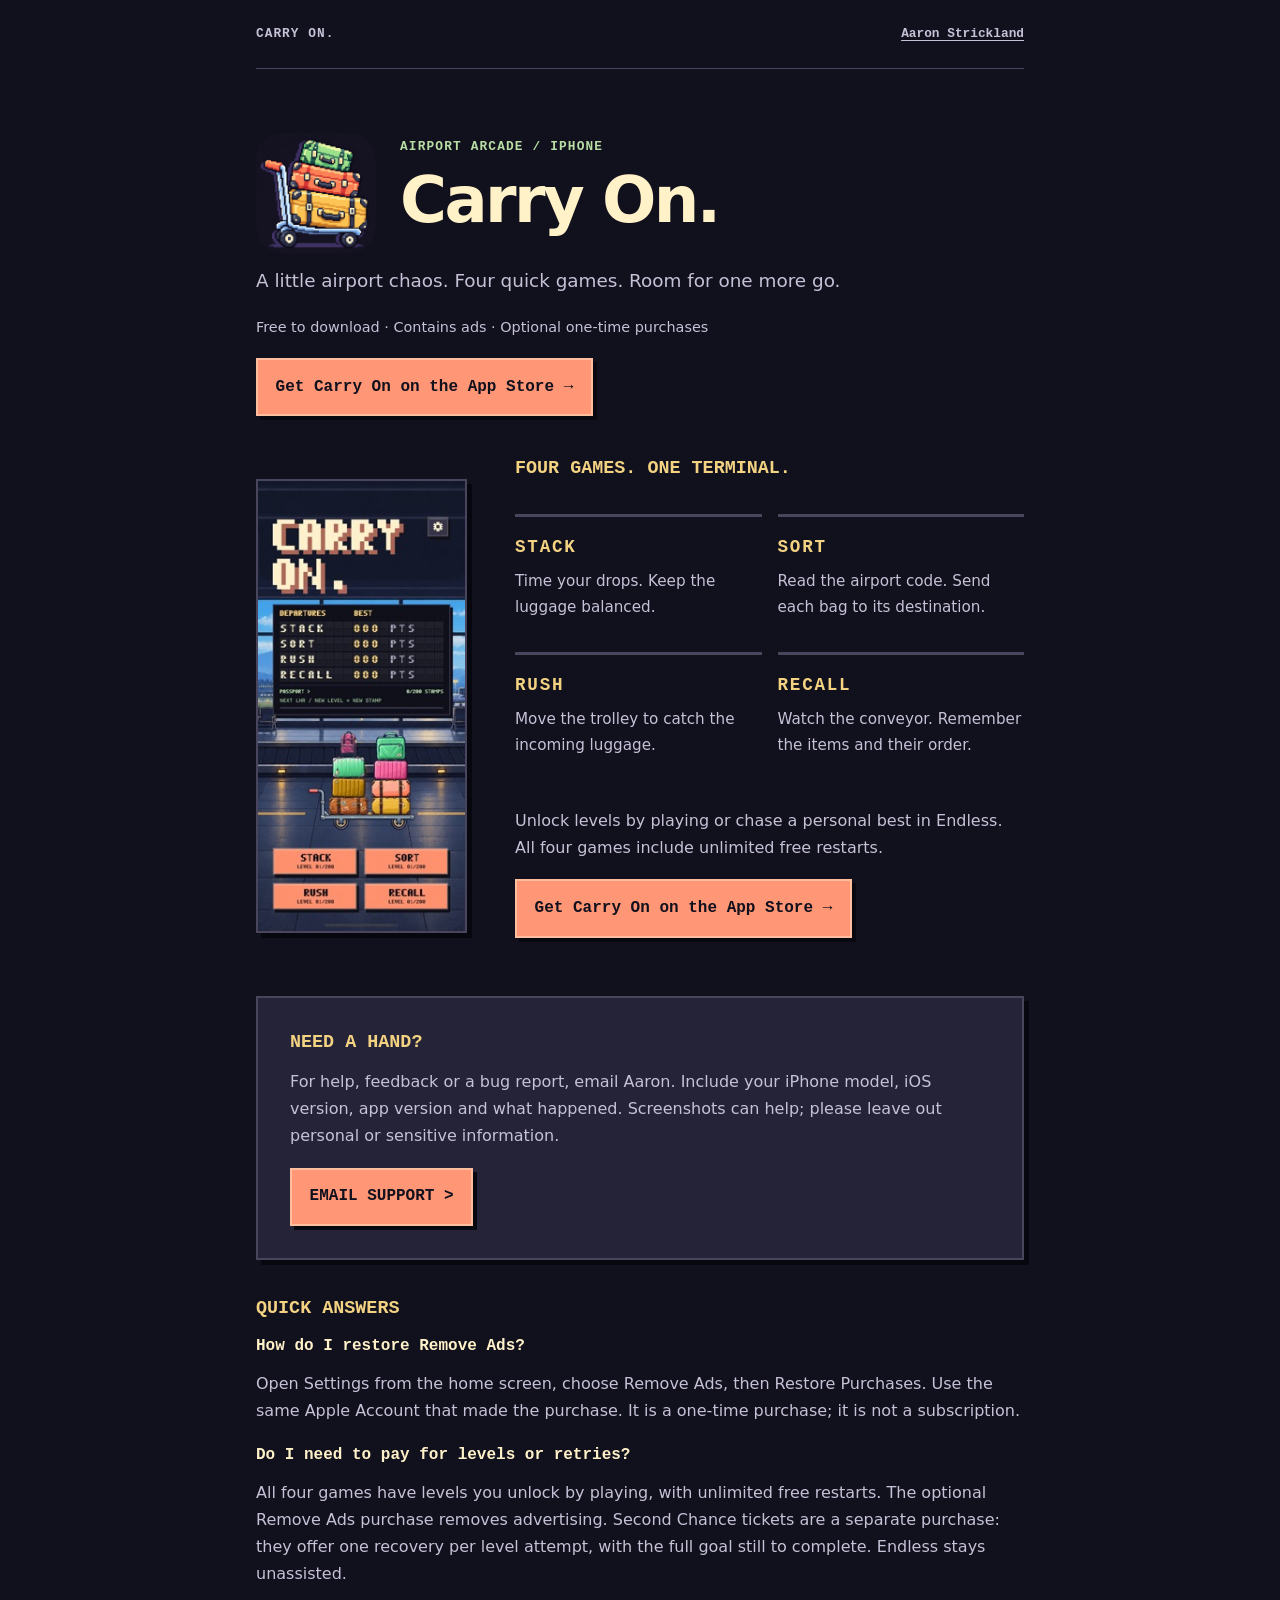
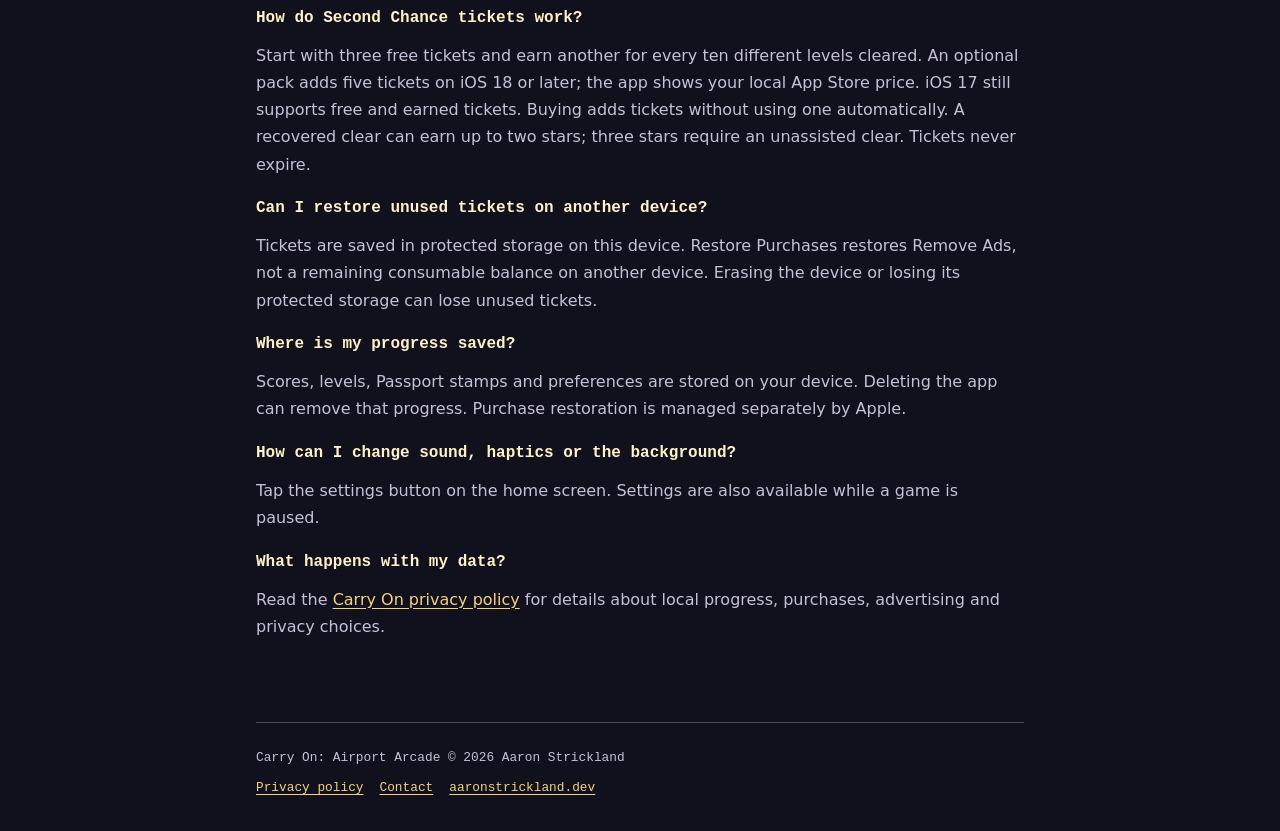
<file: carry-on/index.html>
<!doctype html>
<html lang="en-GB">
<head>
  <meta charset="utf-8">
  <meta name="viewport" content="width=device-width, initial-scale=1">
  <meta name="description" content="Carry On: Airport Arcade brings four quick pixel-art games to iPhone. Stack, sort, catch and remember luggage in a playful airport terminal.">
  <meta name="theme-color" content="#11101d">
  <title>Carry On: Airport Arcade — Four Quick Games for iPhone</title>
  <link rel="canonical" href="https://aaronstrickland.dev/carry-on/">
  <meta property="og:type" content="website">
  <meta property="og:title" content="Carry On: Airport Arcade — Four quick games">
  <meta property="og:description" content="A little airport chaos. Four quick pixel-art games. Room for one more go.">
  <meta property="og:url" content="https://aaronstrickland.dev/carry-on/">
  <meta property="og:image" content="https://aaronstrickland.dev/carry-on/icon.png">
  <meta name="twitter:card" content="summary">
  <link rel="icon" href="/carry-on/icon.png" type="image/png">
  <link rel="stylesheet" href="/carry-on/site.css">
</head>
<body>
  <header class="topbar wrap">
    <a class="brand" href="/carry-on/">CARRY ON.</a>
    <a href="/">Aaron Strickland</a>
  </header>
  <main class="wrap">
    <div class="hero">
      <img class="app-icon" src="/carry-on/icon.png" width="120" height="120" alt="Carry On app icon">
      <div>
        <div class="eyebrow">AIRPORT ARCADE / IPHONE</div>
        <h1>Carry On.</h1>
      </div>
    </div>
    <p class="intro">A little airport chaos. Four quick games. Room for one more go.</p>
    <p class="offer">Free to download · Contains ads · Optional one-time purchases</p>
    <p><a class="button" href="https://apps.apple.com/app/apple-store/id6824593937?pt=1649180&amp;ct=carry_web_site_202611&amp;mt=8">Get Carry On on the App Store →</a></p>
    <section class="arcade" aria-label="Four airport games">
      <img src="/carry-on/gameplay.jpg" width="211" height="480" alt="Carry On's airport terminal screen showing the four game modes.">
      <div>
      <h2>FOUR GAMES. ONE TERMINAL.</h2>
      <div class="modes" aria-label="Game modes">
      <div class="mode"><div class="mode-name">STACK</div><p>Time your drops. Keep the luggage balanced.</p></div>
      <div class="mode"><div class="mode-name">SORT</div><p>Read the airport code. Send each bag to its destination.</p></div>
      <div class="mode"><div class="mode-name">RUSH</div><p>Move the trolley to catch the incoming luggage.</p></div>
      <div class="mode"><div class="mode-name">RECALL</div><p>Watch the conveyor. Remember the items and their order.</p></div>
      </div>
      <p>Unlock levels by playing or chase a personal best in Endless. All four games include unlimited free restarts.</p>
      <p><a class="button" href="https://apps.apple.com/app/apple-store/id6824593937?pt=1649180&amp;ct=carry_web_site_202611&amp;mt=8">Get Carry On on the App Store →</a></p>
      </div>
    </section>
    <section class="panel" aria-labelledby="support">
      <h2 id="support">NEED A HAND?</h2>
      <p>For help, feedback or a bug report, email Aaron. Include your iPhone model, iOS version, app version and what happened. Screenshots can help; please leave out personal or sensitive information.</p>
      <a class="button" href="mailto:aaron.strickland@icloud.com?subject=Carry%20On%20support">EMAIL SUPPORT &gt;</a>
    </section>
    <section aria-labelledby="help">
      <h2 id="help">QUICK ANSWERS</h2>
      <h3>How do I restore Remove Ads?</h3>
      <p>Open Settings from the home screen, choose Remove Ads, then Restore Purchases. Use the same Apple Account that made the purchase. It is a one-time purchase; it is not a subscription.</p>
      <h3>Do I need to pay for levels or retries?</h3>
      <p>All four games have levels you unlock by playing, with unlimited free restarts. The optional Remove Ads purchase removes advertising. Second Chance tickets are a separate purchase: they offer one recovery per level attempt, with the full goal still to complete. Endless stays unassisted.</p>
      <h3>How do Second Chance tickets work?</h3>
      <p>Start with three free tickets and earn another for every ten different levels cleared. An optional pack adds five tickets on iOS 18 or later; the app shows your local App Store price. iOS 17 still supports free and earned tickets. Buying adds tickets without using one automatically. A recovered clear can earn up to two stars; three stars require an unassisted clear. Tickets never expire.</p>
      <h3>Can I restore unused tickets on another device?</h3>
      <p>Tickets are saved in protected storage on this device. Restore Purchases restores Remove Ads, not a remaining consumable balance on another device. Erasing the device or losing its protected storage can lose unused tickets.</p>
      <h3>Where is my progress saved?</h3>
      <p>Scores, levels, Passport stamps and preferences are stored on your device. Deleting the app can remove that progress. Purchase restoration is managed separately by Apple.</p>
      <h3>How can I change sound, haptics or the background?</h3>
      <p>Tap the settings button on the home screen. Settings are also available while a game is paused.</p>
      <h3>What happens with my data?</h3>
      <p>Read the <a href="/carry-on/privacy/">Carry On privacy policy</a> for details about local progress, purchases, advertising and privacy choices.</p>
    </section>
  </main>
  <footer class="footer wrap">
    <p>Carry On: Airport Arcade &copy; 2026 Aaron Strickland</p>
    <nav class="footer-links" aria-label="Footer"><a href="/carry-on/privacy/">Privacy policy</a><a href="mailto:aaron.strickland@icloud.com">Contact</a><a href="/">aaronstrickland.dev</a></nav>
  </footer>
</body>
</html>
</file>
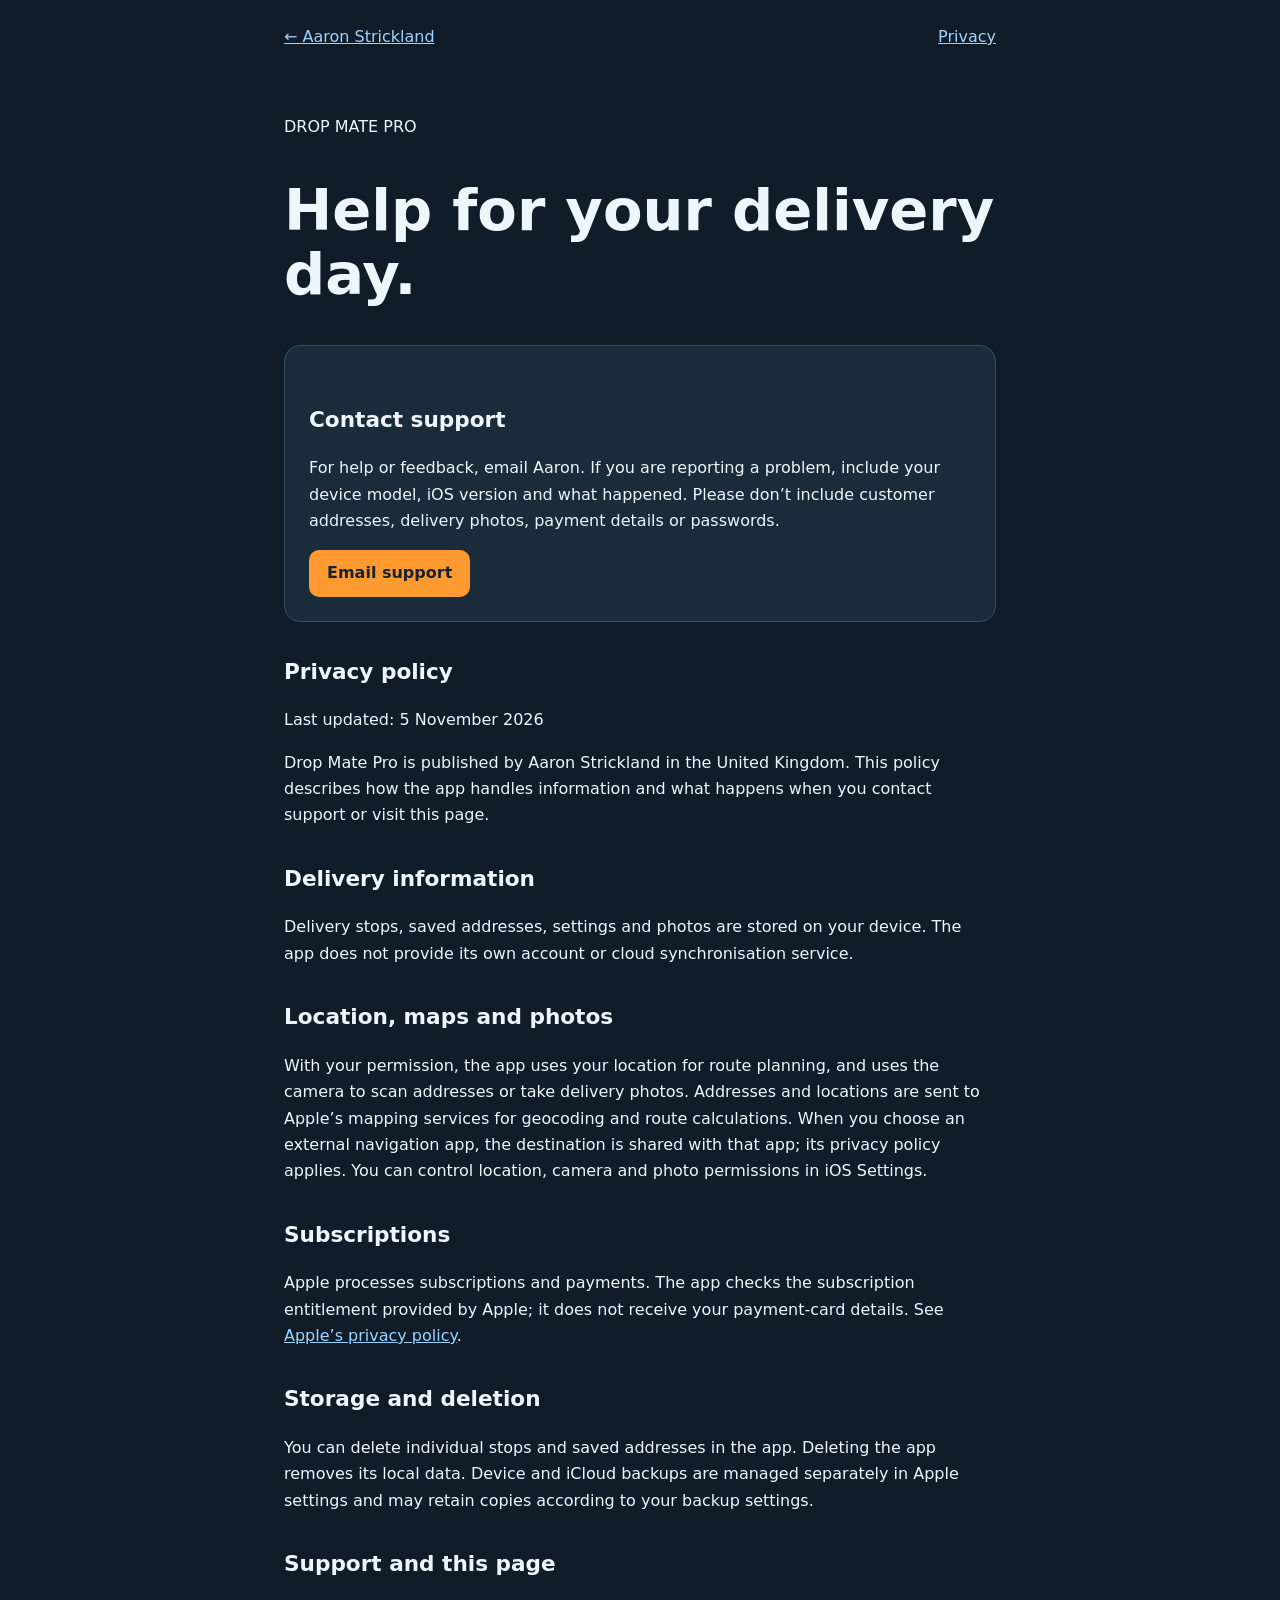
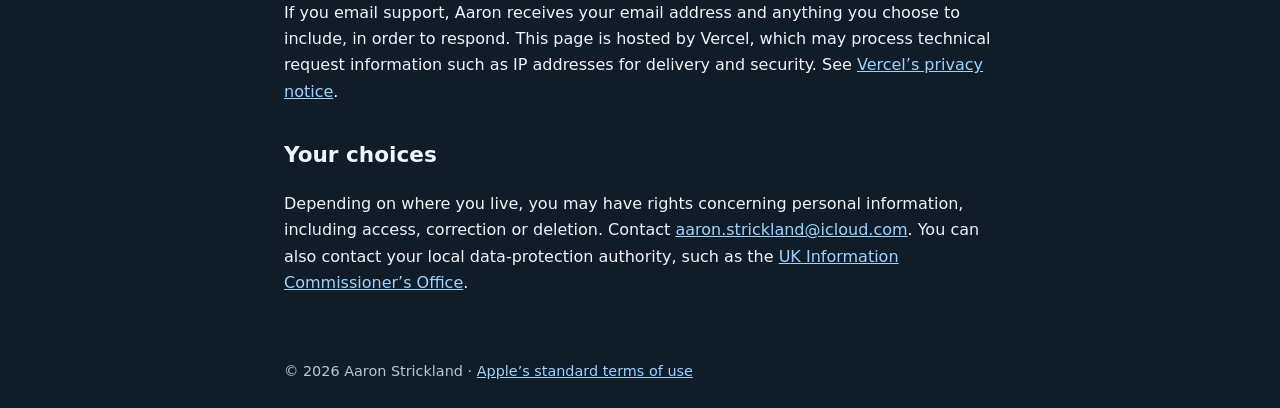
<file: dropmate/index.html>
<!doctype html>
<html lang="en-GB">
<head>
<meta charset="utf-8"><meta name="viewport" content="width=device-width, initial-scale=1">
<meta name="robots" content="noindex, follow">
<meta name="description" content="Support and privacy information for Drop Mate Pro.">
<title>Drop Mate Pro — Support and Privacy</title>
<link rel="canonical" href="https://aaronstrickland.dev/dropmate/">
<style>
:root{color-scheme:light dark;font-family:system-ui,-apple-system,sans-serif;background:#101c28;color:#eef5fb}*{box-sizing:border-box}body{margin:0;line-height:1.65}main,header,footer{max-width:760px;margin:auto;padding:24px}header{display:flex;justify-content:space-between;gap:16px}a{color:#9dd4ff}h1{font-size:clamp(2.3rem,7vw,3.6rem);line-height:1.1}h2{margin-top:2rem;font-size:1.35rem}.card{background:#1a2b3a;border:1px solid #375165;border-radius:16px;padding:24px}.button{display:inline-block;background:#ff9a31;color:#182331;font-weight:700;border-radius:10px;padding:10px 18px;text-decoration:none}footer{font-size:.9rem;color:#b8c7d3}
</style>
</head>
<body>
<header><a href="/">← Aaron Strickland</a><a href="#privacy">Privacy</a></header>
<main><p>DROP MATE PRO</p><h1>Help for your delivery day.</h1>
<section class="card" aria-labelledby="support"><h2 id="support">Contact support</h2><p>For help or feedback, email Aaron. If you are reporting a problem, include your device model, iOS version and what happened. Please don’t include customer addresses, delivery photos, payment details or passwords.</p><a class="button" href="mailto:aaron.strickland@icloud.com?subject=Drop%20Mate%20Pro%20support">Email support</a></section>
<section id="privacy" aria-labelledby="privacy-title"><h2 id="privacy-title">Privacy policy</h2><p>Last updated: 5 November 2026</p><p>Drop Mate Pro is published by Aaron Strickland in the United Kingdom. This policy describes how the app handles information and what happens when you contact support or visit this page.</p>
<h2>Delivery information</h2><p>Delivery stops, saved addresses, settings and photos are stored on your device. The app does not provide its own account or cloud synchronisation service.</p>
<h2>Location, maps and photos</h2><p>With your permission, the app uses your location for route planning, and uses the camera to scan addresses or take delivery photos. Addresses and locations are sent to Apple’s mapping services for geocoding and route calculations. When you choose an external navigation app, the destination is shared with that app; its privacy policy applies. You can control location, camera and photo permissions in iOS Settings.</p>
<h2>Subscriptions</h2><p>Apple processes subscriptions and payments. The app checks the subscription entitlement provided by Apple; it does not receive your payment-card details. See <a href="https://www.apple.com/legal/privacy/">Apple’s privacy policy</a>.</p>
<h2>Storage and deletion</h2><p>You can delete individual stops and saved addresses in the app. Deleting the app removes its local data. Device and iCloud backups are managed separately in Apple settings and may retain copies according to your backup settings.</p>
<h2>Support and this page</h2><p>If you email support, Aaron receives your email address and anything you choose to include, in order to respond. This page is hosted by Vercel, which may process technical request information such as IP addresses for delivery and security. See <a href="https://vercel.com/legal/privacy-notice">Vercel’s privacy notice</a>.</p>
<h2>Your choices</h2><p>Depending on where you live, you may have rights concerning personal information, including access, correction or deletion. Contact <a href="mailto:aaron.strickland@icloud.com">aaron.strickland@icloud.com</a>. You can also contact your local data-protection authority, such as the <a href="https://ico.org.uk/make-a-complaint/">UK Information Commissioner’s Office</a>.</p></section></main>
<footer>© 2026 Aaron Strickland · <a href="https://www.apple.com/legal/internet-services/itunes/dev/stdeula/">Apple’s standard terms of use</a></footer>
</body></html>
</file>
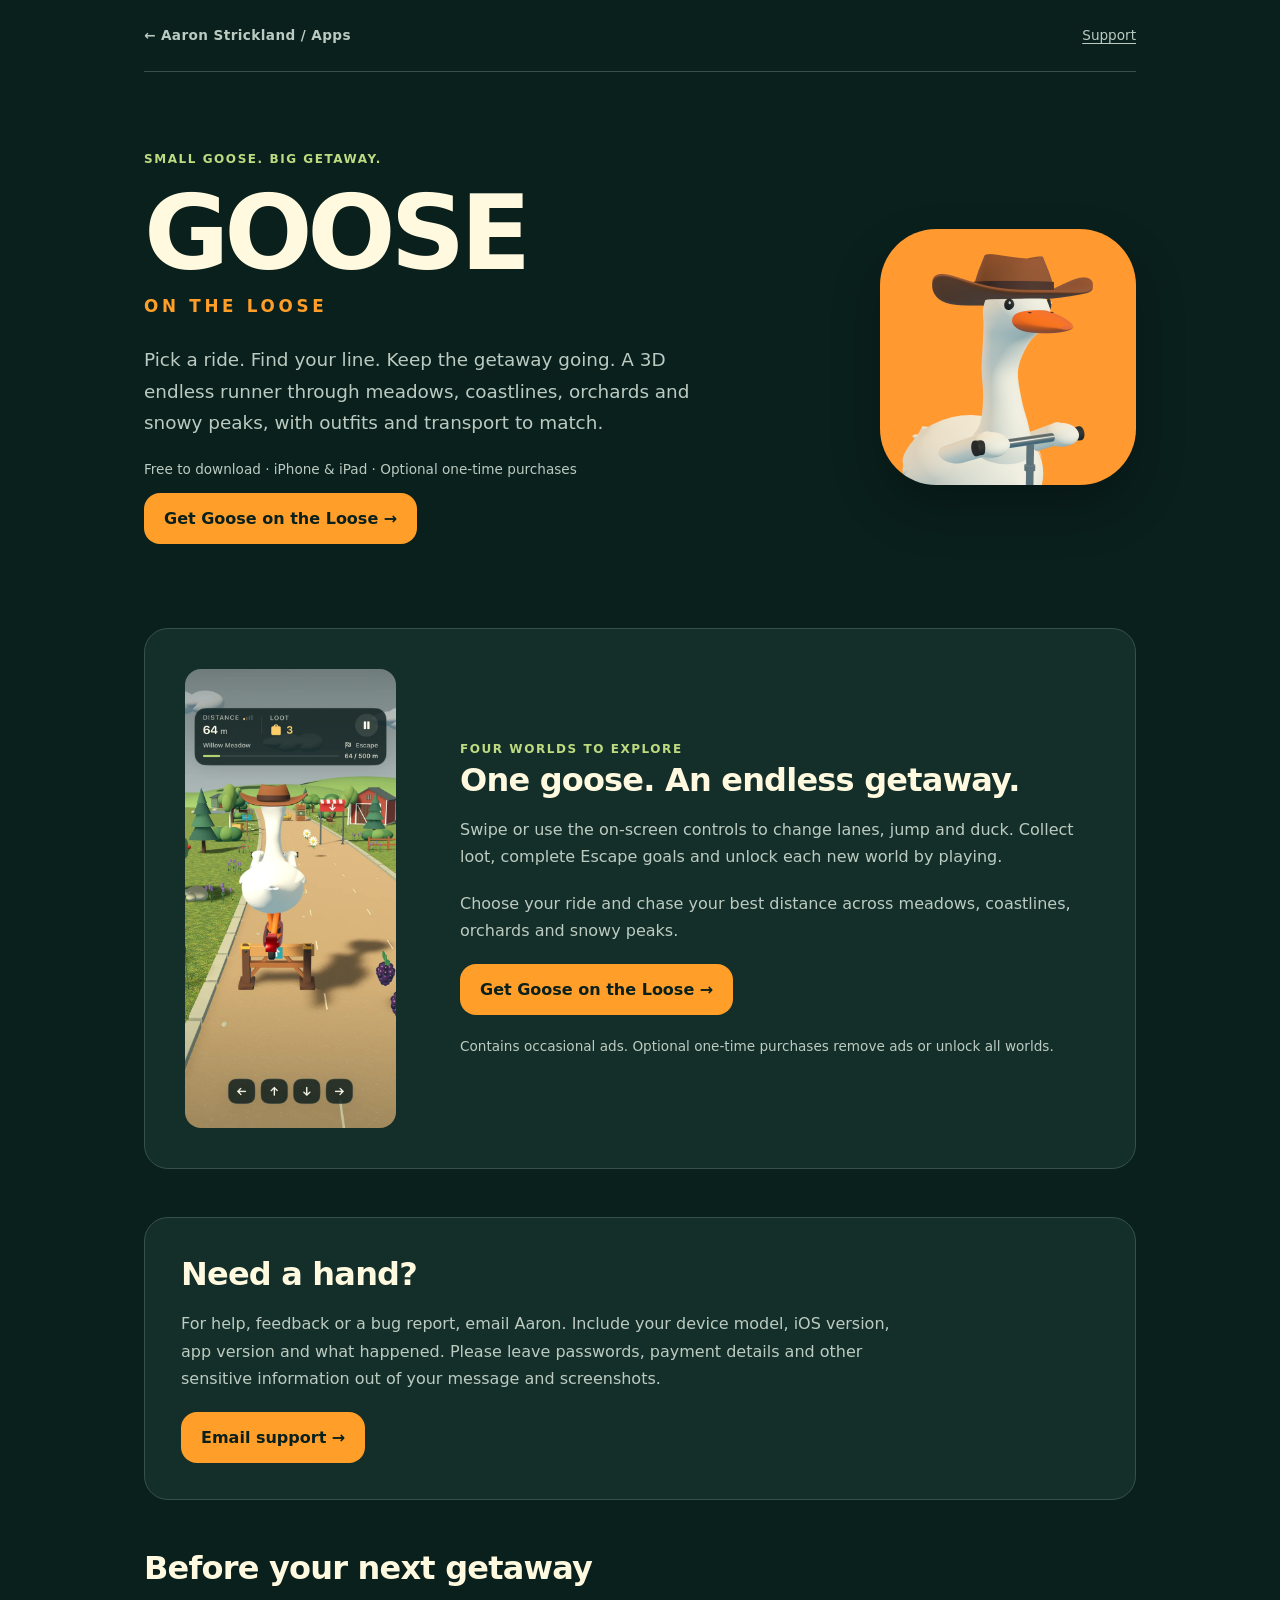
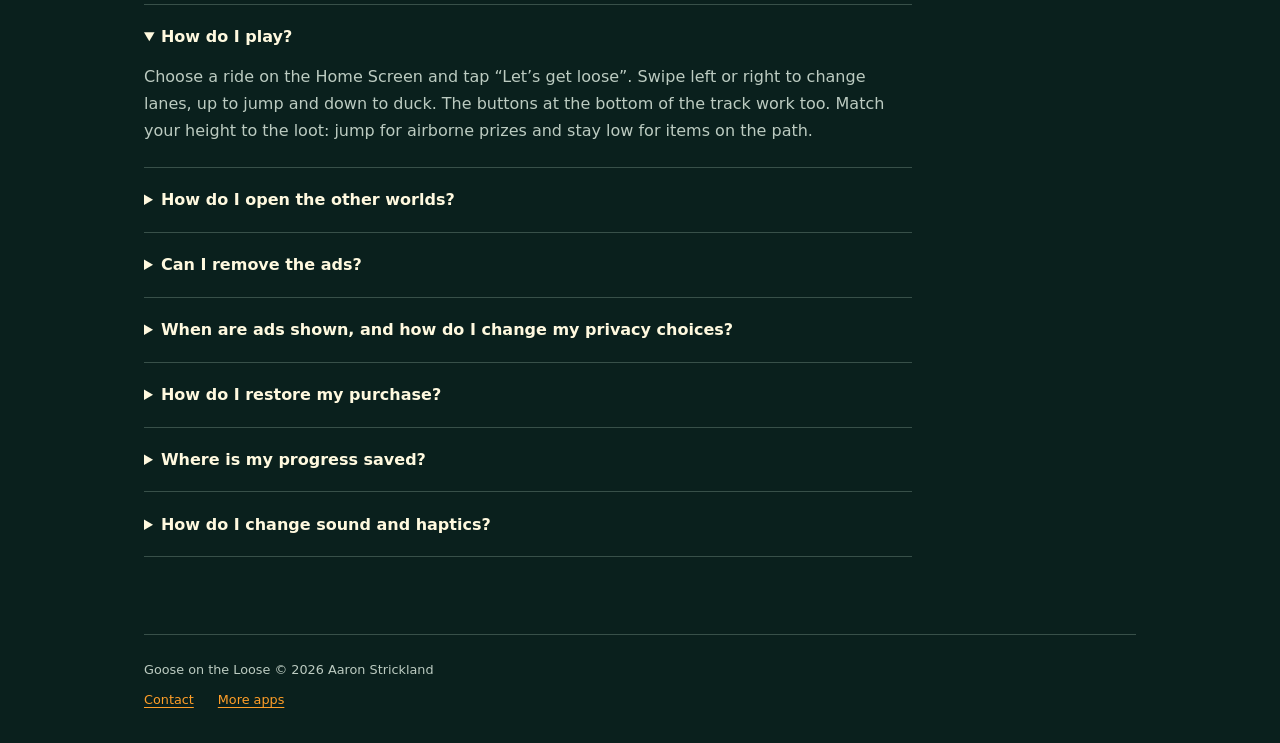
<file: goose/index.html>
<!doctype html>
<html lang="en-GB">
<head>
  <meta charset="utf-8">
  <meta name="viewport" content="width=device-width, initial-scale=1">
  <meta name="description" content="Goose on the Loose: a 3D endless runner for iPhone and iPad. Explore four worlds and get help with gameplay, world unlocks and purchases.">
  <meta name="theme-color" content="#0a201d">
  <title>Goose on the Loose — 3D Endless Runner for iPhone and iPad</title>
  <link rel="canonical" href="https://aaronstrickland.dev/goose/">
  <meta property="og:type" content="website">
  <meta property="og:title" content="Goose on the Loose — Small goose. Big getaway.">
  <meta property="og:description" content="Pick a ride, dodge obstacles and explore four colourful worlds in this 3D endless runner.">
  <meta property="og:url" content="https://aaronstrickland.dev/goose/">
  <meta property="og:image" content="https://aaronstrickland.dev/goose/icon.png">
  <meta name="twitter:card" content="summary">
  <link rel="icon" href="/goose/icon.png" type="image/png">
  <link rel="stylesheet" href="/goose/site.css">
</head>
<body>
  <header class="topbar wrap">
    <a class="brand" href="/#work">← Aaron Strickland / Apps</a>
    <a href="#support">Support</a>
  </header>
  <main class="wrap">
    <section class="hero" aria-labelledby="title">
      <div>
        <div class="eyebrow">Small goose. Big getaway.</div>
        <h1 id="title">GOOSE</h1>
        <p class="subtitle">On the Loose</p>
        <p class="intro">Pick a ride. Find your line. Keep the getaway going. A 3D endless runner through meadows, coastlines, orchards and snowy peaks, with outfits and transport to match.</p>
        <p class="availability">Free to download · iPhone &amp; iPad · Optional one-time purchases</p>
        <p><a class="button" href="https://apps.apple.com/app/apple-store/id6825422011?pt=1649180&amp;ct=goose_web_site_202611&amp;mt=8">Get Goose on the Loose →</a></p>
      </div>
      <img class="app-icon" src="/goose/icon.png" alt="Goose in a cowboy hat, riding a scooter" width="1024" height="1024">
    </section>
    <section class="gameplay" aria-labelledby="gameplay-title">
      <img src="/goose/gameplay.webp" width="662" height="1440" alt="Goose rides along a meadow track, collecting loot and dodging obstacles.">
      <div>
        <div class="eyebrow">Four worlds to explore</div>
        <h2 id="gameplay-title">One goose. An endless getaway.</h2>
        <p>Swipe or use the on-screen controls to change lanes, jump and duck. Collect loot, complete Escape goals and unlock each new world by playing.</p>
        <p>Choose your ride and chase your best distance across meadows, coastlines, orchards and snowy peaks.</p>
        <p><a class="button" href="https://apps.apple.com/app/apple-store/id6825422011?pt=1649180&amp;ct=goose_web_site_202611&amp;mt=8">Get Goose on the Loose →</a></p>
        <p class="availability">Contains occasional ads. Optional one-time purchases remove ads or unlock all worlds.</p>
      </div>
    </section>
    <section class="panel" aria-labelledby="support">
      <h2 id="support">Need a hand?</h2>
      <p>For help, feedback or a bug report, email Aaron. Include your device model, iOS version, app version and what happened. Please leave passwords, payment details and other sensitive information out of your message and screenshots.</p>
      <a class="button" href="mailto:aaron.strickland@icloud.com?subject=Goose%20support">Email support →</a>
    </section>
    <section class="quick-help" aria-labelledby="help">
      <h2 id="help">Before your next getaway</h2>
      <details open>
        <summary>How do I play?</summary>
        <p>Choose a ride on the Home Screen and tap “Let’s get loose”. Swipe left or right to change lanes, up to jump and down to duck. The buttons at the bottom of the track work too. Match your height to the loot: jump for airborne prizes and stay low for items on the path.</p>
      </details>
      <details>
        <summary>How do I open the other worlds?</summary>
        <p>Complete the Escape goal in Willow Meadow (500 m), Sunset Coast (750 m) and Amber Orchard (1,000 m) to open the next world. Forager and High Flyer are optional goals. You can keep running after completing a goal.</p>
        <p>Every world can be earned by playing. “Unlock all worlds” opens all four immediately and also removes ads. It is an optional one-time purchase: £4.99 in the UK. The app shows the current price for your App Store region.</p>
      </details>
      <details>
        <summary>Can I remove the ads?</summary>
        <p>Yes. Open the Home Screen’s three-dot menu and choose “Upgrades”. “Remove ads” is a one-time purchase: £1.99 in the UK. It removes between-run ads; worlds can still be earned by playing. There is no subscription.</p>
        <p>The £4.99 world pass already includes ad removal, so its owners do not need both purchases. If you buy Remove Ads first, unlocking worlds later is a separate purchase at the price shown in the app.</p>
      </details>
      <details>
        <summary>When are ads shown, and how do I change my privacy choices?</summary>
        <p>Goose uses occasional, limited Google ads at breaks after completed runs. There are no ads during gameplay, on launch or triggered by retrying a run. Your first app session is ad-free. An unavailable ad never stops you playing.</p>
        <p>Where available, open “Upgrades” in the Home Screen menu, then “Ad privacy choices” to review Google’s privacy form. Limited ads are not personalized, but Google still processes information to deliver ads and prevent fraud, and may use device storage. Goose does not request App Tracking Transparency permission.</p>
      </details>
      <details>
        <summary>How do I restore my purchase?</summary>
        <p>Open “Upgrades” in the Home Screen menu, or the purchase section in the world selector, and tap “Restore purchases”. Use the Apple Account that made the original purchase. This restores eligible Remove Ads and world-pass purchases; it does not recover local scores or worlds earned by playing.</p>
      </details>
      <details>
        <summary>Where is my progress saved?</summary>
        <p>Progress, best distances, earned world access and preferences are stored on your device. Deleting the app can remove that progress. Apple manages purchases and device backups separately.</p>
      </details>
      <details>
        <summary>How do I change sound and haptics?</summary>
        <p>Open the vertical three-dot menu on the Home Screen. Sound and haptics have separate switches. Help is in the same menu.</p>
      </details>
    </section>
  </main>
  <footer class="footer wrap">
    <p>Goose on the Loose &copy; 2026 Aaron Strickland</p>
    <nav class="footer-links" aria-label="Footer"><a href="mailto:aaron.strickland@icloud.com">Contact</a><a href="/#work">More apps</a></nav>
  </footer>
</body>
</html>
</file>
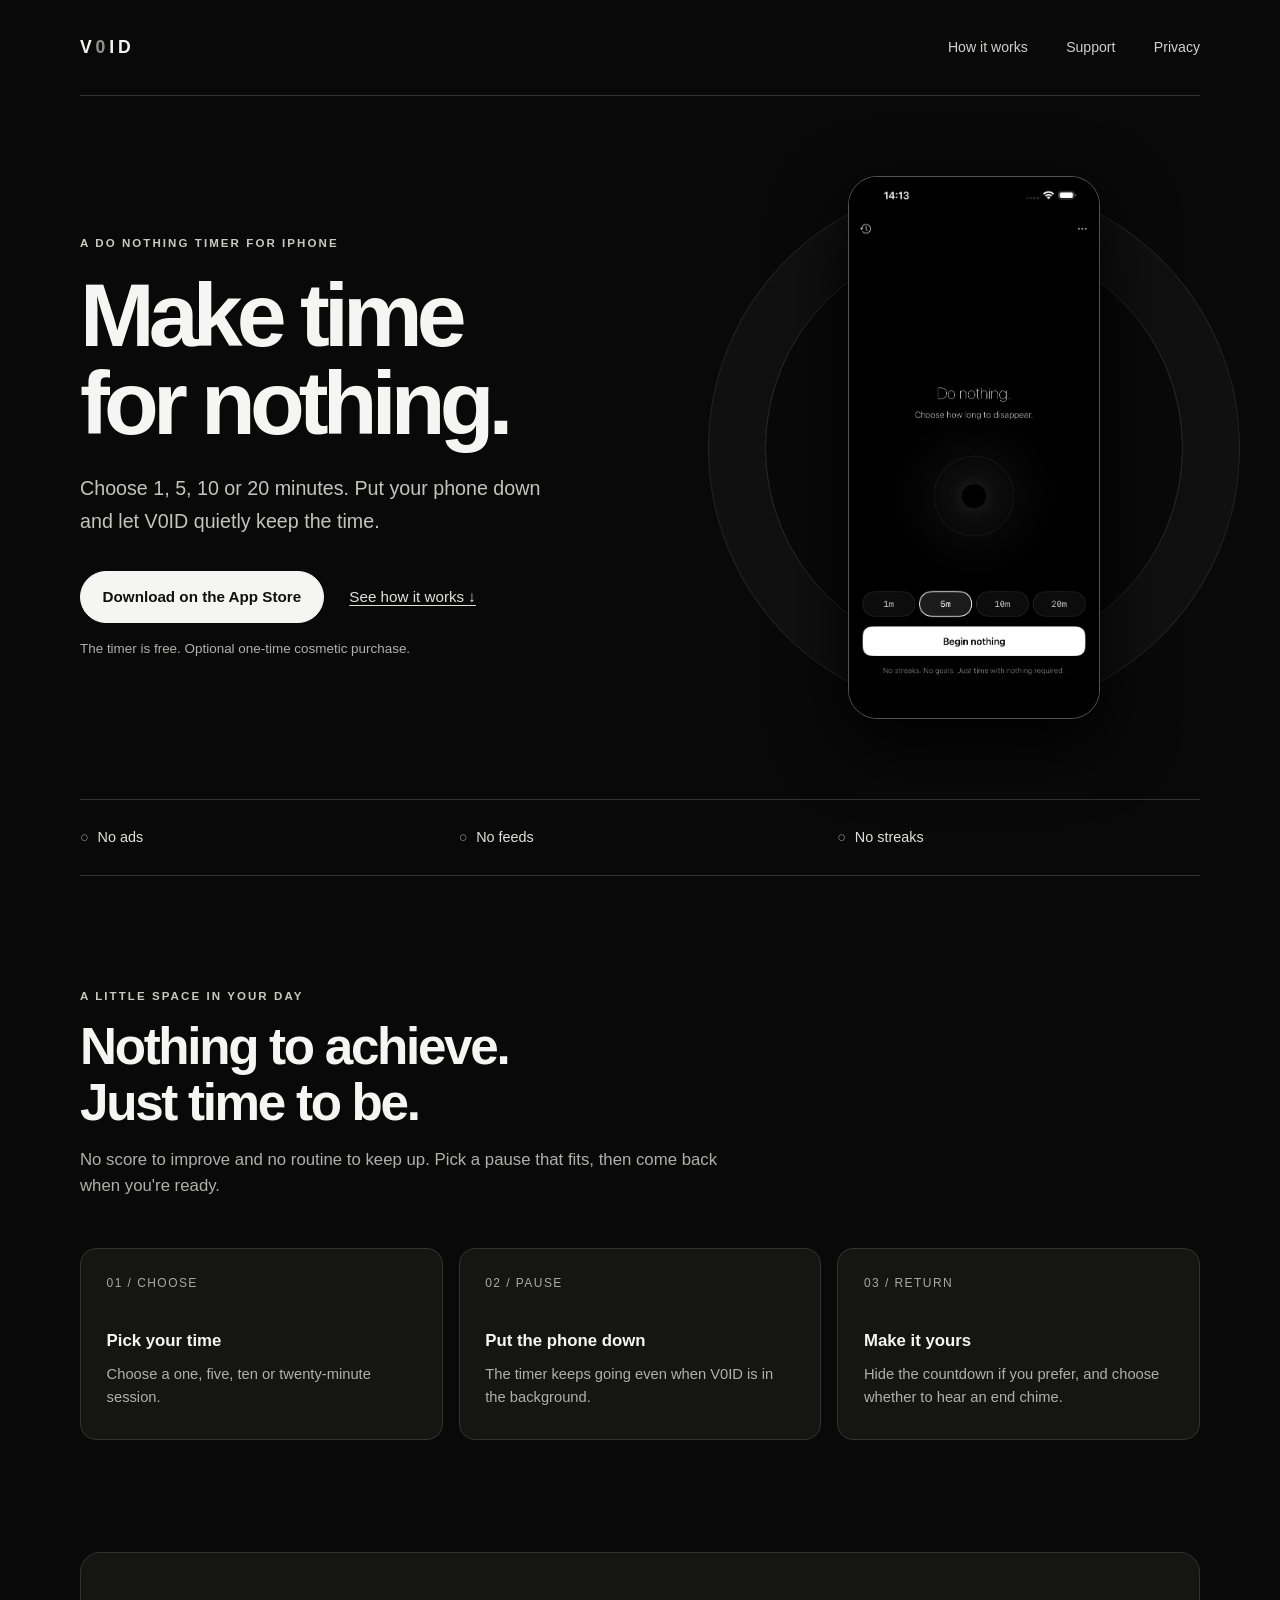
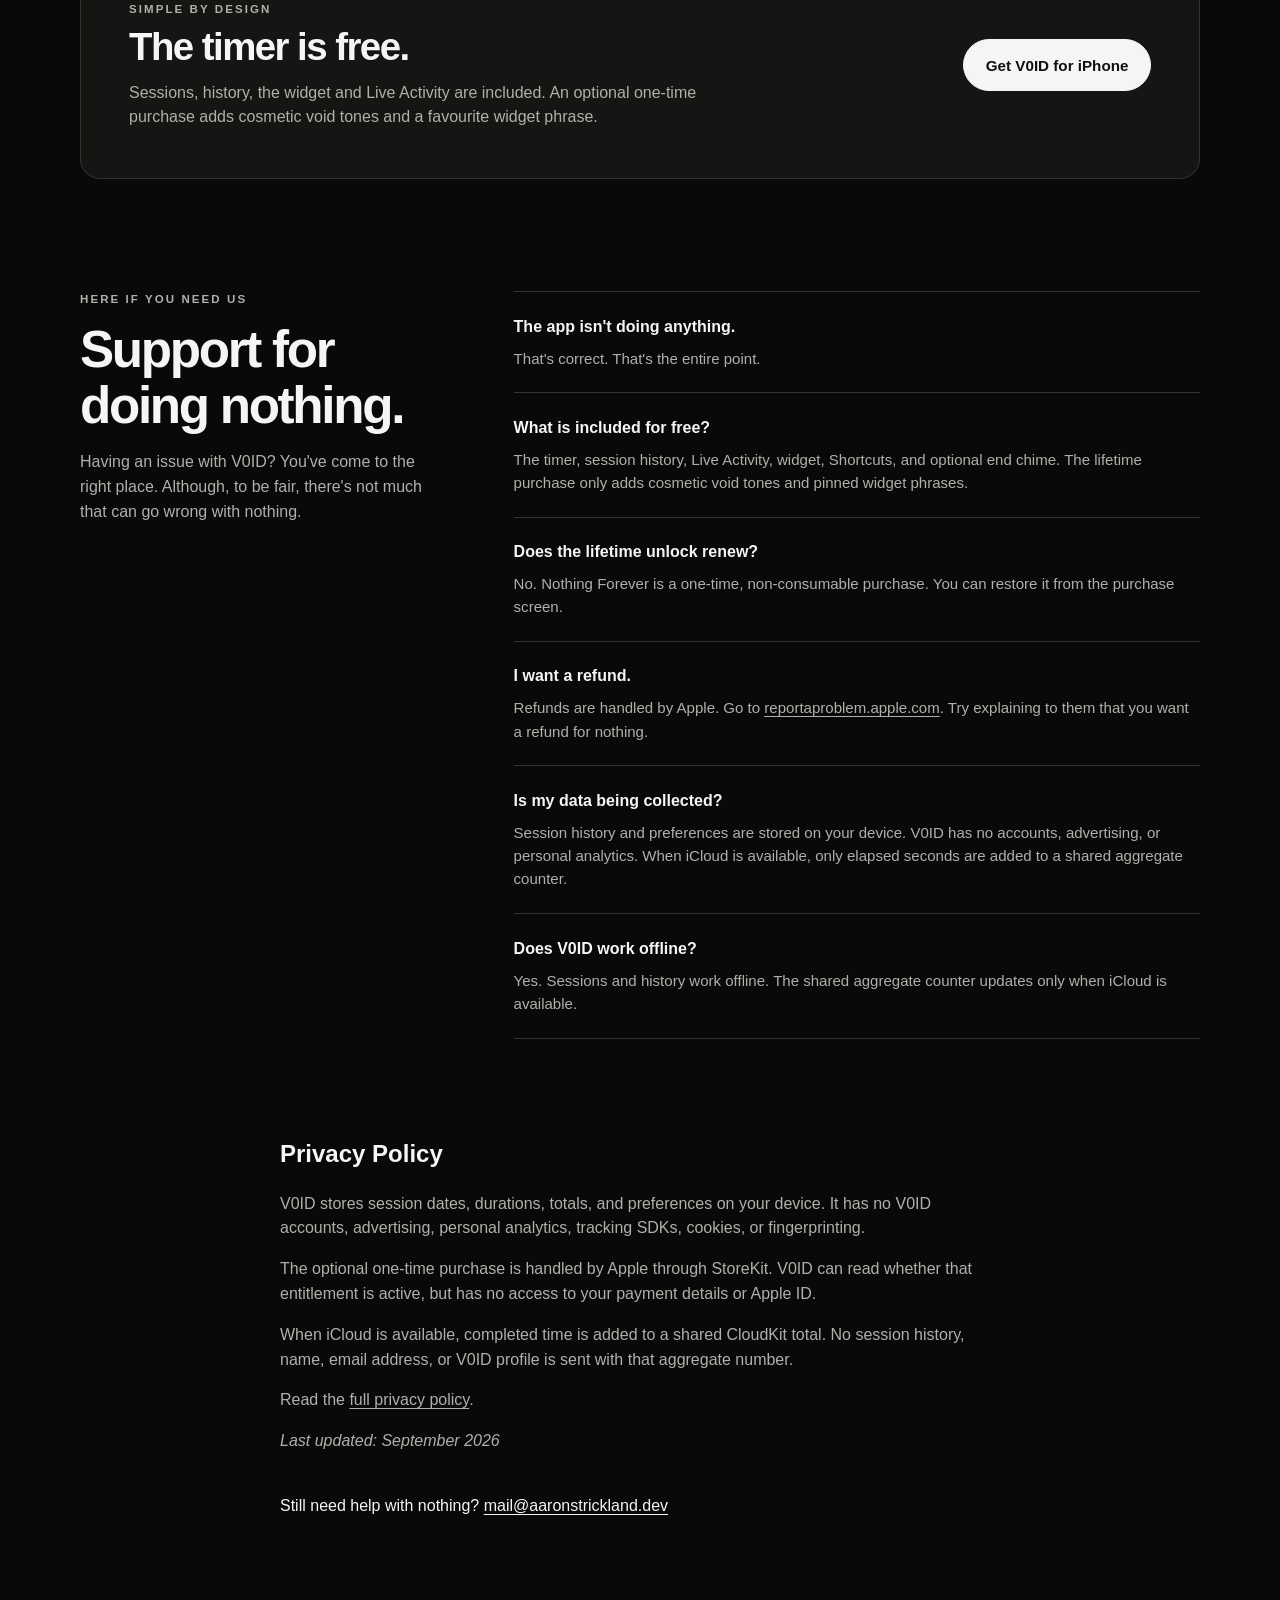
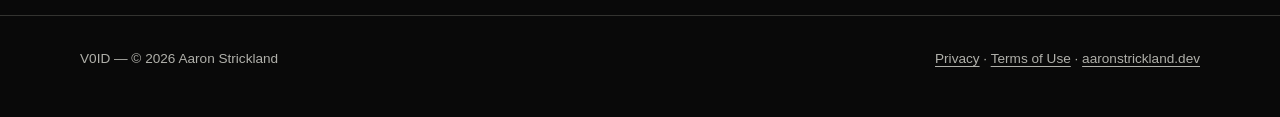
<file: void/index.html>
<!DOCTYPE html>
<html lang="en">
<head>
    <meta charset="UTF-8">
    <meta name="viewport" content="width=device-width, initial-scale=1">
    <title>V0ID — A Do Nothing Timer for iPhone &amp; Support</title>
    <meta name="description" content="Make time for nothing with V0ID, a quiet iPhone timer. Choose a short pause, with no ads or streaks. The timer is free with an optional one-time purchase.">
    <meta name="apple-itunes-app" content="app-id=6758951976, affiliate-data=pt=1649180&amp;ct=v0id_web_site_202611">
    <meta name="theme-color" content="#090909">
    <link rel="canonical" href="https://aaronstrickland.dev/void/">
    <link rel="icon" type="image/png" href="/images/v0id-icon.png">
    <link rel="apple-touch-icon" href="/images/v0id-icon.png">
    <meta property="og:type" content="website">
    <meta property="og:title" content="V0ID — A Do Nothing Timer for iPhone">
    <meta property="og:description" content="Choose a short pause and let V0ID keep the time. No ads, feeds or streaks.">
    <meta property="og:url" content="https://aaronstrickland.dev/void/">
    <meta property="og:image" content="https://aaronstrickland.dev/images/v0id-icon.png">
    <meta property="og:image:alt" content="V0ID app icon">
    <meta name="twitter:card" content="summary">
    <meta name="twitter:title" content="V0ID — A Do Nothing Timer for iPhone">
    <meta name="twitter:description" content="Choose a short pause and let V0ID keep the time. No ads, feeds or streaks.">
    <meta name="twitter:image" content="https://aaronstrickland.dev/images/v0id-icon.png">
    <style>
        :root { color-scheme: dark; --bg: #090909; --text: #f5f5f3; --muted: #b0b0aa; --line: #333330; --card: #151514; }
        * { box-sizing: border-box; }
        html { scroll-behavior: smooth; }
        body { margin: 0; background: var(--bg); color: var(--text); font-family: -apple-system, BlinkMacSystemFont, "SF Pro Text", "Helvetica Neue", sans-serif; line-height: 1.55; }
        a { color: inherit; text-underline-offset: .2em; }
        a:focus-visible { outline: 3px solid #fff; outline-offset: 4px; }
        .skip { position: absolute; top: -5rem; left: 1rem; z-index: 2; background: #fff; color: #111; padding: .75rem 1rem; }
        .skip:focus { top: 1rem; }
        .wrap { width: min(1120px, calc(100% - 3rem)); margin: 0 auto; }
        .topbar { min-height: 6rem; display: flex; align-items: center; justify-content: space-between; gap: 1rem; border-bottom: 1px solid var(--line); }
        .brand { font-size: 1.1rem; font-weight: 800; letter-spacing: .22em; text-decoration: none; white-space: nowrap; }
        .brand span { color: #92928b; }
        .topbar nav { display: flex; align-items: center; gap: clamp(1rem, 3vw, 2.5rem); font-size: .88rem; }
        .topbar nav a { color: #d0d0cb; text-decoration: none; padding: .75rem 0; }
        .topbar nav a:hover { color: #fff; text-decoration: underline; }
        .hero { min-height: 670px; display: grid; grid-template-columns: minmax(0, 1fr) minmax(260px, .8fr); align-items: center; gap: clamp(3rem, 8vw, 7rem); padding: 5rem 0; }
        .eyebrow { color: #c9c9c1; font-size: .72rem; font-weight: 700; letter-spacing: .18em; text-transform: uppercase; }
        h1, h2, h3, p { margin-top: 0; }
        h1 { max-width: 10ch; margin: 1.2rem 0 1.5rem; font-size: clamp(3.5rem, 7vw, 6.8rem); line-height: .98; letter-spacing: -.065em; font-weight: 650; }
        .hero-copy { max-width: 31rem; color: #c4c4bd; font-size: clamp(1.05rem, 1.7vw, 1.23rem); line-height: 1.7; }
        .actions { display: flex; flex-wrap: wrap; align-items: center; gap: 1rem 1.6rem; margin-top: 2rem; }
        .button { display: inline-flex; min-height: 3.25rem; align-items: center; justify-content: center; padding: .8rem 1.35rem; border: 1px solid #f5f5f3; border-radius: 999px; background: #f5f5f3; color: #101010; font-size: .95rem; font-weight: 700; text-decoration: none; }
        .button:hover { background: #d6d6d0; }
        .text-link { color: #e1e1dc; font-size: .95rem; }
        .offer-note { margin: 1rem 0 0; color: var(--muted); font-size: .84rem; }
        .phone-area { position: relative; display: flex; justify-content: center; align-items: center; min-width: 0; }
        .phone-area::before { position: absolute; width: min(100%, 26rem); aspect-ratio: 1; border: 1px solid #292927; border-radius: 50%; box-shadow: 0 0 0 3.5rem #101010, 0 0 0 calc(3.5rem + 1px) #242422; content: ""; }
        .screen { position: relative; display: block; width: min(100%, 252px); height: auto; border: 1px solid #53534e; border-radius: 29px; box-shadow: 0 24px 70px #000; }
        .values { display: grid; grid-template-columns: repeat(3, 1fr); gap: 1rem; padding: 1.65rem 0; border-top: 1px solid var(--line); border-bottom: 1px solid var(--line); }
        .values span { color: #e1e1dc; font-size: .9rem; }
        .values span::before { content: "○"; margin-right: .55rem; color: #96968f; }
        section { scroll-margin-top: 2rem; }
        .how { padding: 7rem 0; }
        .section-heading { max-width: 48rem; margin: .8rem 0 1rem; font-size: clamp(2.1rem, 4vw, 3.5rem); line-height: 1.1; letter-spacing: -.045em; }
        .section-intro { max-width: 40rem; color: var(--muted); font-size: 1.05rem; }
        .steps { display: grid; grid-template-columns: repeat(3, 1fr); gap: 1rem; margin-top: 3rem; }
        .step { min-height: 12rem; padding: 1.6rem; border: 1px solid var(--line); border-radius: 1rem; background: var(--card); }
        .step-number { display: block; margin-bottom: 2.2rem; color: #aaa9a1; font-size: .75rem; letter-spacing: .12em; }
        .step h3 { margin-bottom: .55rem; font-size: 1.05rem; }
        .step p { margin-bottom: 0; color: var(--muted); font-size: .92rem; }
        .offer { display: flex; justify-content: space-between; align-items: center; gap: 2rem; padding: 3rem; border: 1px solid var(--line); border-radius: 1.25rem; background: #151514; }
        .offer h2 { margin: .5rem 0 .75rem; font-size: clamp(1.8rem, 3vw, 2.6rem); line-height: 1.1; letter-spacing: -.04em; }
        .offer p { max-width: 36rem; margin-bottom: 0; color: var(--muted); }
        .support { display: grid; grid-template-columns: minmax(0, .7fr) minmax(0, 1.3fr); gap: 4rem; padding: 7rem 0 4rem; }
        .support-intro p, .privacy p { color: var(--muted); }
        .faq-item { padding: 1.4rem 0; border-top: 1px solid var(--line); }
        .faq-item:last-child { border-bottom: 1px solid var(--line); }
        .faq-item h3 { margin-bottom: .45rem; font-size: 1rem; }
        .faq-item p { margin: 0; color: var(--muted); font-size: .94rem; }
        .privacy { max-width: 45rem; padding: 2rem 0 5rem; }
        .privacy h2 { font-size: 1.5rem; }
        .contact { margin-top: 2.5rem; color: var(--text) !important; }
        footer { padding: 2rem 0 3rem; border-top: 1px solid var(--line); color: var(--muted); font-size: .85rem; }
        footer .wrap { display: flex; flex-wrap: wrap; justify-content: space-between; gap: 1rem; }
        footer p { margin: 0; }
        @media (max-width: 740px) {
            .wrap { width: min(100% - 2.5rem, 560px); }
            .topbar { min-height: 5rem; }
            .topbar nav { gap: 1rem; font-size: .8rem; }
            .hero { min-height: 0; grid-template-columns: 1fr; gap: 4.5rem; padding: 4.5rem 0 4rem; }
            h1 { font-size: clamp(3.35rem, 14vw, 5rem); }
            .phone-area { padding: 1rem 0; }
            .screen { width: min(65%, 235px); }
            .phone-area::before { width: min(70%, 17rem); box-shadow: 0 0 0 2rem #101010, 0 0 0 calc(2rem + 1px) #242422; }
            .values { gap: .5rem; }
            .values span { font-size: .8rem; }
            .values span::before { margin-right: .25rem; }
            .how { padding: 5rem 0; }
            .steps { grid-template-columns: 1fr; }
            .step { min-height: 0; }
            .step-number { margin-bottom: 1.25rem; }
            .offer { align-items: flex-start; flex-direction: column; padding: 2rem; }
            .support { grid-template-columns: 1fr; gap: 1.5rem; padding: 5rem 0 2rem; }
        }
        @media (prefers-reduced-motion: reduce) { html { scroll-behavior: auto; } }
    </style>
</head>
<body>
    <a class="skip" href="#main">Skip to content</a>
    <header class="topbar wrap">
        <a class="brand" href="/void/" aria-label="V0ID home">V<span>0</span>ID</a>
        <nav aria-label="V0ID navigation">
            <a href="#how-it-works">How it works</a>
            <a href="#support">Support</a>
            <a href="/void/privacy/">Privacy</a>
        </nav>
    </header>
    <main id="main">
        <section class="hero wrap" aria-labelledby="hero-title">
            <div>
                <p class="eyebrow">A do nothing timer for iPhone</p>
                <h1 id="hero-title">Make time for nothing.</h1>
                <p class="hero-copy">Choose 1, 5, 10 or 20 minutes. Put your phone down and let V0ID quietly keep the time.</p>
                <div class="actions">
                    <a class="button" href="https://apps.apple.com/app/apple-store/id6758951976?pt=1649180&amp;ct=v0id_web_site_202611&amp;mt=8">Download on the App Store</a>
                    <a class="text-link" href="#how-it-works">See how it works ↓</a>
                </div>
                <p class="offer-note">The timer is free. Optional one-time cosmetic purchase.</p>
            </div>
            <div class="phone-area">
                <img class="screen" src="/void/assets/timer-setup.png" width="1242" height="2688" alt="V0ID's timer screen with options for 1, 5, 10 or 20 minutes.">
            </div>
        </section>
        <div class="values wrap" aria-label="V0ID has no ads, feeds or streaks">
            <span>No ads</span><span>No feeds</span><span>No streaks</span>
        </div>
        <section class="how wrap" id="how-it-works">
            <p class="eyebrow">A little space in your day</p>
            <h2 class="section-heading">Nothing to achieve.<br>Just time to be.</h2>
            <p class="section-intro">No score to improve and no routine to keep up. Pick a pause that fits, then come back when you're ready.</p>
            <div class="steps">
                <article class="step"><span class="step-number">01 / CHOOSE</span><h3>Pick your time</h3><p>Choose a one, five, ten or twenty-minute session.</p></article>
                <article class="step"><span class="step-number">02 / PAUSE</span><h3>Put the phone down</h3><p>The timer keeps going even when V0ID is in the background.</p></article>
                <article class="step"><span class="step-number">03 / RETURN</span><h3>Make it yours</h3><p>Hide the countdown if you prefer, and choose whether to hear an end chime.</p></article>
            </div>
        </section>
        <section class="offer wrap" aria-labelledby="offer-title">
            <div>
                <p class="eyebrow">Simple by design</p>
                <h2 id="offer-title">The timer is free.</h2>
                <p>Sessions, history, the widget and Live Activity are included. An optional one-time purchase adds cosmetic void tones and a favourite widget phrase.</p>
            </div>
            <a class="button" href="https://apps.apple.com/app/apple-store/id6758951976?pt=1649180&amp;ct=v0id_web_site_202611&amp;mt=8">Get V0ID for iPhone</a>
        </section>
        <section class="support wrap" id="support">
            <div class="support-intro">
                <p class="eyebrow">Here if you need us</p>
                <h2 class="section-heading">Support for doing nothing.</h2>
                <p>Having an issue with V0ID? You've come to the right place. Although, to be fair, there's not much that can go wrong with nothing.</p>
            </div>
            <div class="faq" aria-label="Frequently asked questions">
                <div class="faq-item"><h3>The app isn't doing anything.</h3><p>That's correct. That's the entire point.</p></div>
                <div class="faq-item"><h3>What is included for free?</h3><p>The timer, session history, Live Activity, widget, Shortcuts, and optional end chime. The lifetime purchase only adds cosmetic void tones and pinned widget phrases.</p></div>
                <div class="faq-item"><h3>Does the lifetime unlock renew?</h3><p>No. Nothing Forever is a one-time, non-consumable purchase. You can restore it from the purchase screen.</p></div>
                <div class="faq-item"><h3>I want a refund.</h3><p>Refunds are handled by Apple. Go to <a href="https://reportaproblem.apple.com">reportaproblem.apple.com</a>. Try explaining to them that you want a refund for nothing.</p></div>
                <div class="faq-item"><h3>Is my data being collected?</h3><p>Session history and preferences are stored on your device. V0ID has no accounts, advertising, or personal analytics. When iCloud is available, only elapsed seconds are added to a shared aggregate counter.</p></div>
                <div class="faq-item"><h3>Does V0ID work offline?</h3><p>Yes. Sessions and history work offline. The shared aggregate counter updates only when iCloud is available.</p></div>
            </div>
        </section>
        <section class="privacy wrap" id="privacy">
            <h2>Privacy Policy</h2>
            <p>V0ID stores session dates, durations, totals, and preferences on your device. It has no V0ID accounts, advertising, personal analytics, tracking SDKs, cookies, or fingerprinting.</p>
            <p>The optional one-time purchase is handled by Apple through StoreKit. V0ID can read whether that entitlement is active, but has no access to your payment details or Apple ID.</p>
            <p>When iCloud is available, completed time is added to a shared CloudKit total. No session history, name, email address, or V0ID profile is sent with that aggregate number.</p>
            <p>Read the <a href="/void/privacy/">full privacy policy</a>.</p>
            <p><em>Last updated: September 2026</em></p>
            <p class="contact">Still need help with nothing? <a href="mailto:mail@aaronstrickland.dev">mail@aaronstrickland.dev</a></p>
        </section>
    </main>
    <footer>
        <div class="wrap"><p>V0ID — © 2026 Aaron Strickland</p><p><a href="/void/privacy/">Privacy</a> · <a href="https://www.apple.com/legal/internet-services/itunes/dev/stdeula/">Terms of Use</a> · <a href="https://aaronstrickland.dev">aaronstrickland.dev</a></p></div>
    </footer>
</body>
</html>
</file>
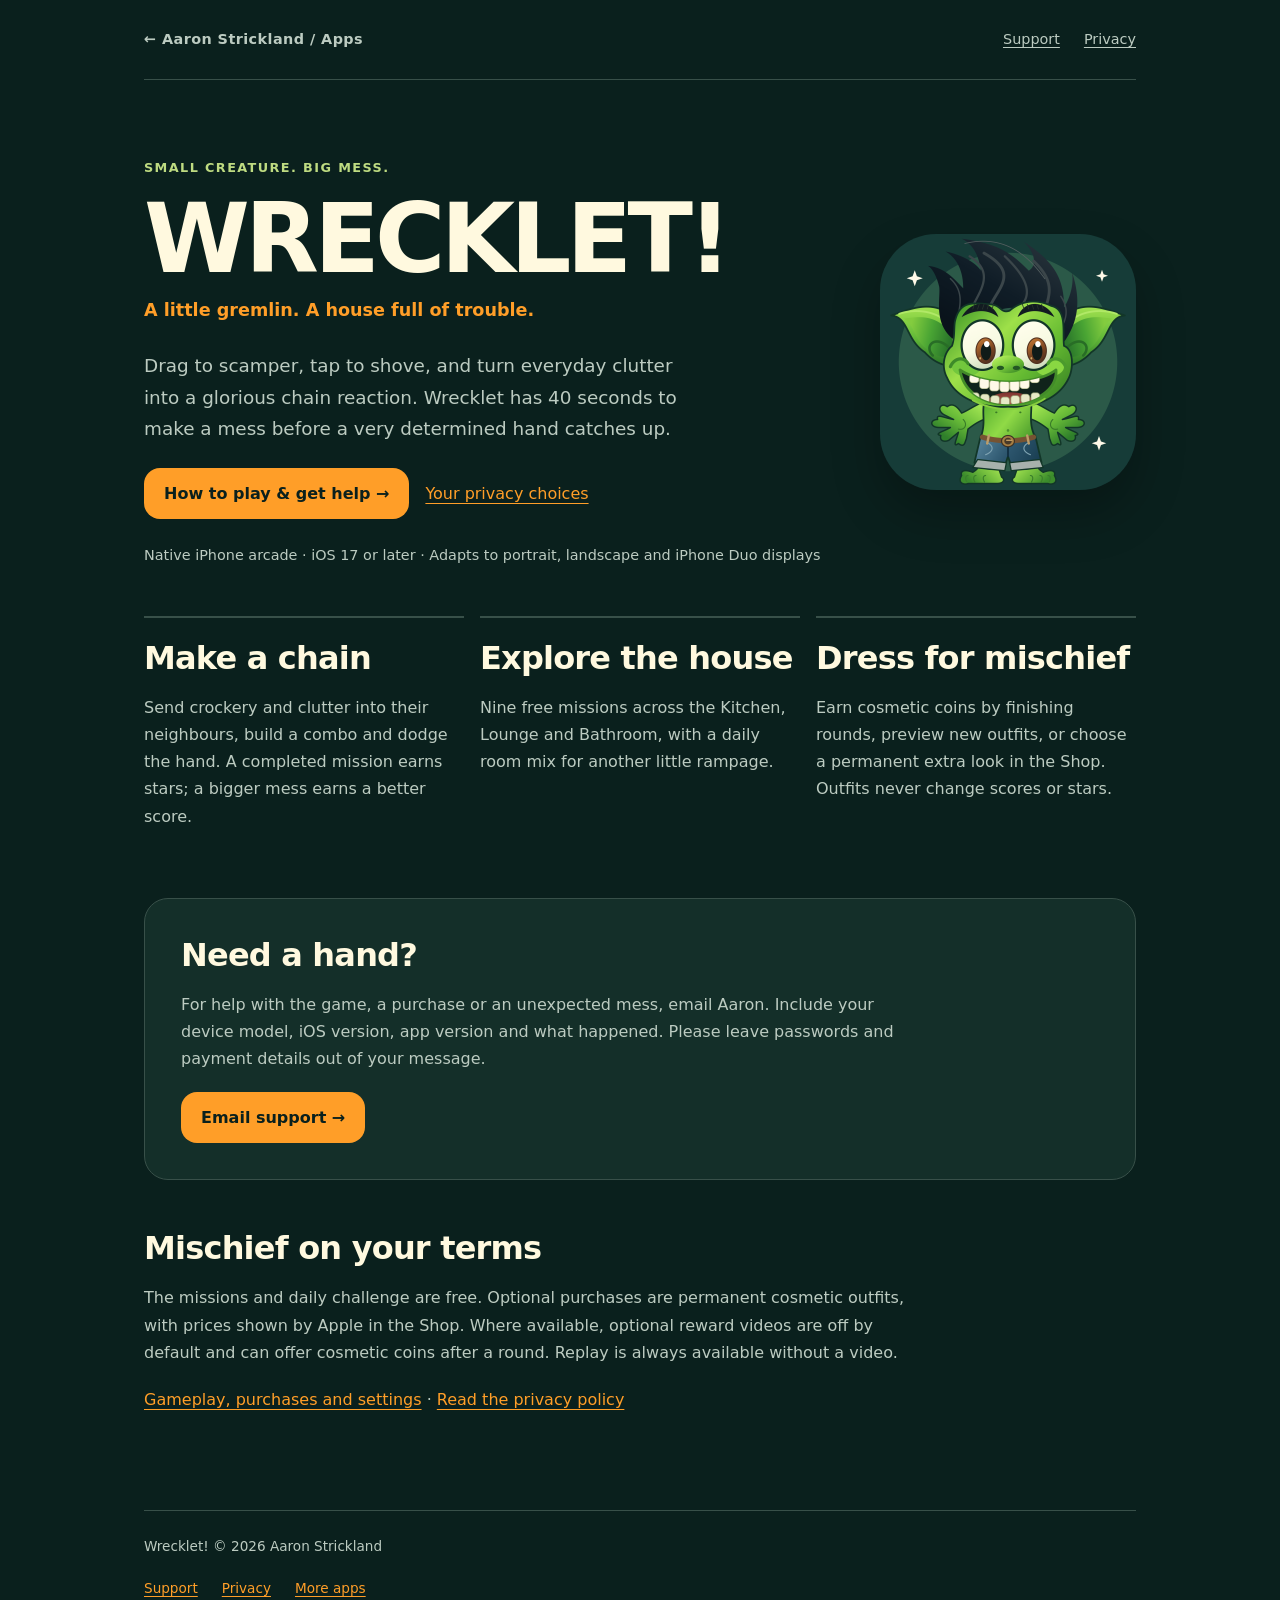
<file: wrecklet/index.html>
<!doctype html>
<html lang="en-GB">
<head>
  <meta charset="utf-8">
  <meta name="viewport" content="width=device-width, initial-scale=1">
  <meta name="description" content="Wrecklet! Small creature. Big mess. Forty seconds of household chaos, animated 3D mischief and free arcade missions for iPhone.">
  <meta name="theme-color" content="#0a201d">
  <title>Wrecklet! — Small creature. Big mess.</title>
  <link rel="canonical" href="https://aaronstrickland.dev/wrecklet/">
  <link rel="icon" href="/wrecklet/icon.png" type="image/png">
  <link rel="stylesheet" href="/wrecklet/site.css">
</head>
<body>
  <a class="skip" href="#content">Skip to content</a>
  <header class="topbar wrap">
    <a class="brand" href="/#work">← Aaron Strickland / Apps</a>
    <nav class="nav-links" aria-label="Wrecklet"><a href="/wrecklet/support/">Support</a><a href="/wrecklet/privacy/">Privacy</a></nav>
  </header>
  <main class="wrap" id="content">
    <section class="hero" aria-labelledby="title">
      <div>
        <div class="eyebrow">Small creature. Big mess.</div>
        <h1 id="title">WRECKLET!</h1>
        <p class="subtitle">A little gremlin. A house full of trouble.</p>
        <p class="intro">Drag to scamper, tap to shove, and turn everyday clutter into a glorious chain reaction. Wrecklet has 40 seconds to make a mess before a very determined hand catches up.</p>
        <div class="actions"><a class="button" href="/wrecklet/support/">How to play &amp; get help →</a><a href="/wrecklet/privacy/">Your privacy choices</a></div>
        <p class="availability">Native iPhone arcade · iOS 17 or later · Adapts to portrait, landscape and iPhone Duo displays</p>
      </div>
      <img class="app-icon" src="/wrecklet/icon.png" alt="Wrecklet, a smiling green gremlin with big ears and a black quiff" width="1024" height="1024">
    </section>
    <section class="feature-grid" aria-label="Inside the game">
      <article class="feature"><h2>Make a chain</h2><p>Send crockery and clutter into their neighbours, build a combo and dodge the hand. A completed mission earns stars; a bigger mess earns a better score.</p></article>
      <article class="feature"><h2>Explore the house</h2><p>Nine free missions across the Kitchen, Lounge and Bathroom, with a daily room mix for another little rampage.</p></article>
      <article class="feature"><h2>Dress for mischief</h2><p>Earn cosmetic coins by finishing rounds, preview new outfits, or choose a permanent extra look in the Shop. Outfits never change scores or stars.</p></article>
    </section>
    <section class="panel" aria-labelledby="support">
      <h2 id="support">Need a hand?</h2>
      <p>For help with the game, a purchase or an unexpected mess, email Aaron. Include your device model, iOS version, app version and what happened. Please leave passwords and payment details out of your message.</p>
      <a class="button" href="mailto:aaron.strickland@icloud.com?subject=Wrecklet%20support">Email support →</a>
    </section>
    <section class="quick-help" aria-labelledby="fair-play">
      <h2 id="fair-play">Mischief on your terms</h2>
      <p>The missions and daily challenge are free. Optional purchases are permanent cosmetic outfits, with prices shown by Apple in the Shop. Where available, optional reward videos are off by default and can offer cosmetic coins after a round. Replay is always available without a video.</p>
      <p><a href="/wrecklet/support/">Gameplay, purchases and settings</a> · <a href="/wrecklet/privacy/">Read the privacy policy</a></p>
    </section>
  </main>
  <footer class="footer wrap"><p>Wrecklet! &copy; 2026 Aaron Strickland</p><nav class="footer-links" aria-label="Footer"><a href="/wrecklet/support/">Support</a><a href="/wrecklet/privacy/">Privacy</a><a href="/">More apps</a></nav></footer>
</body>
</html>
</file>
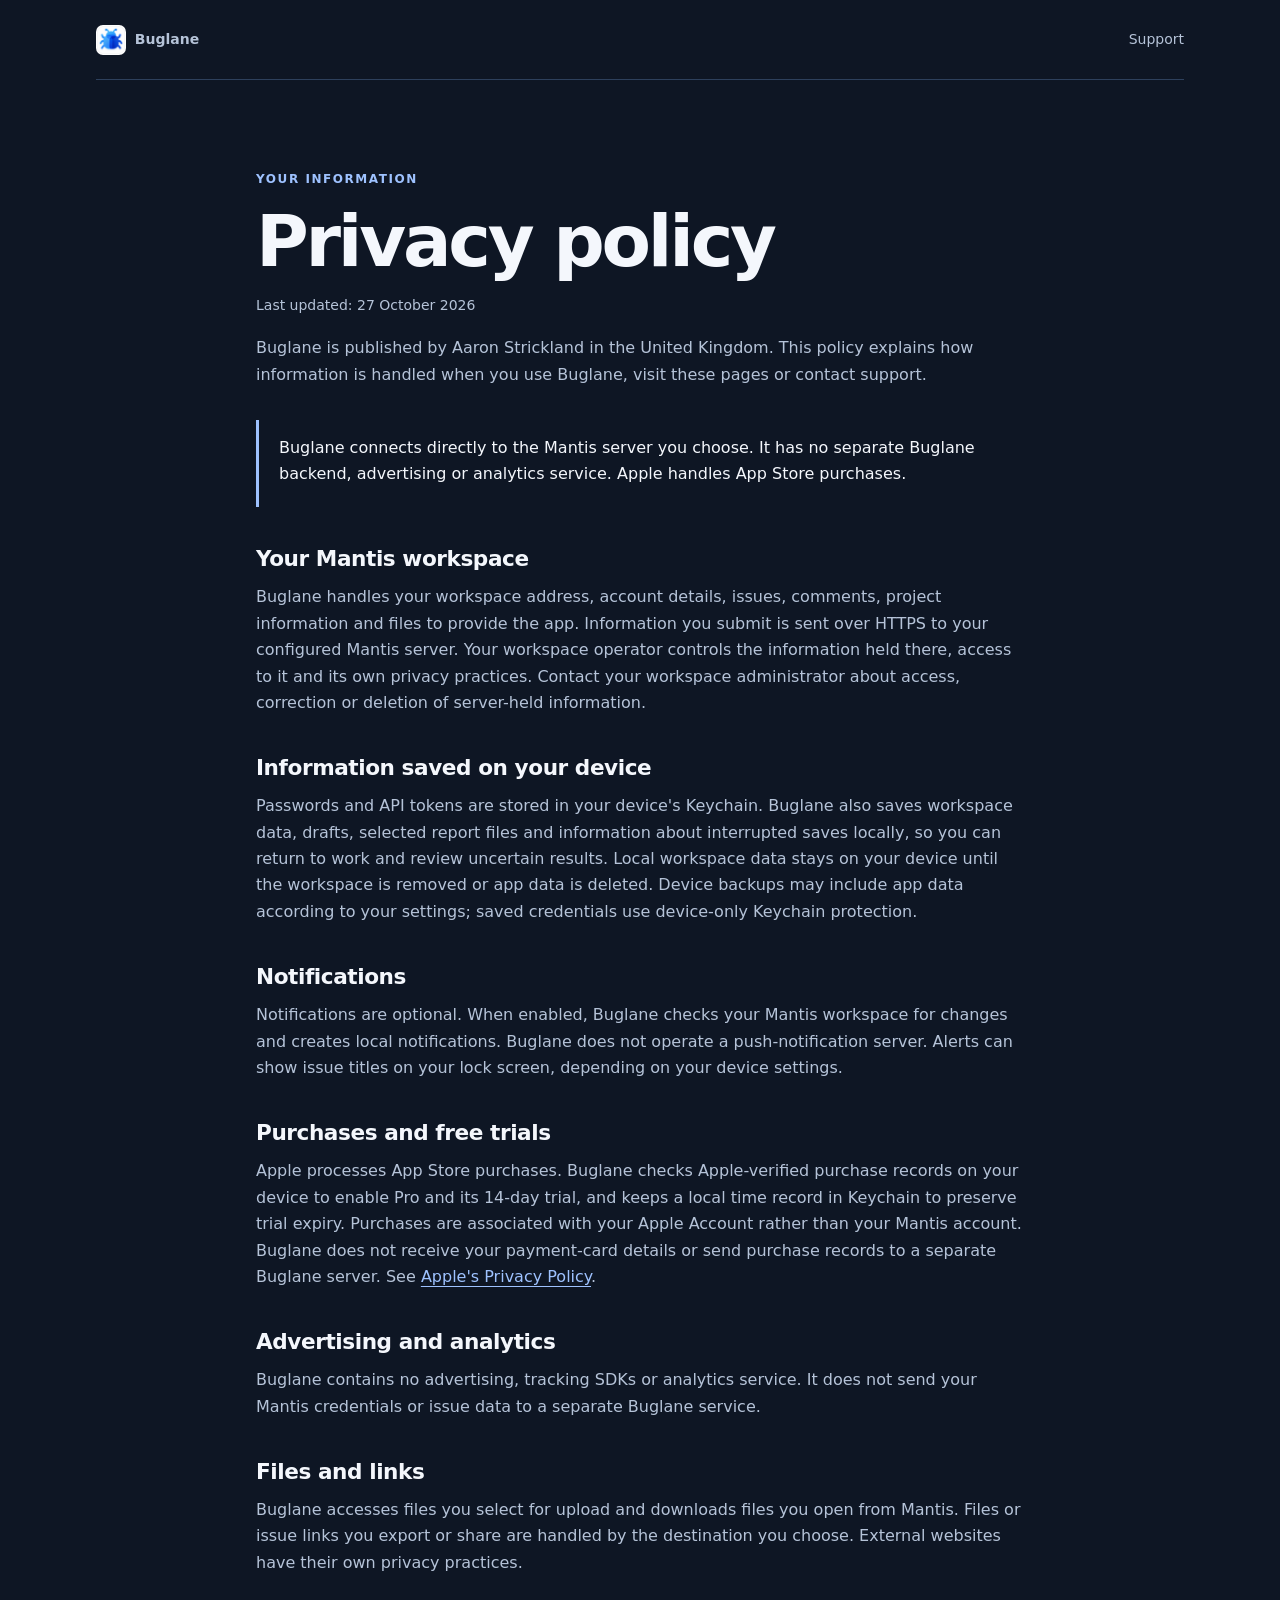
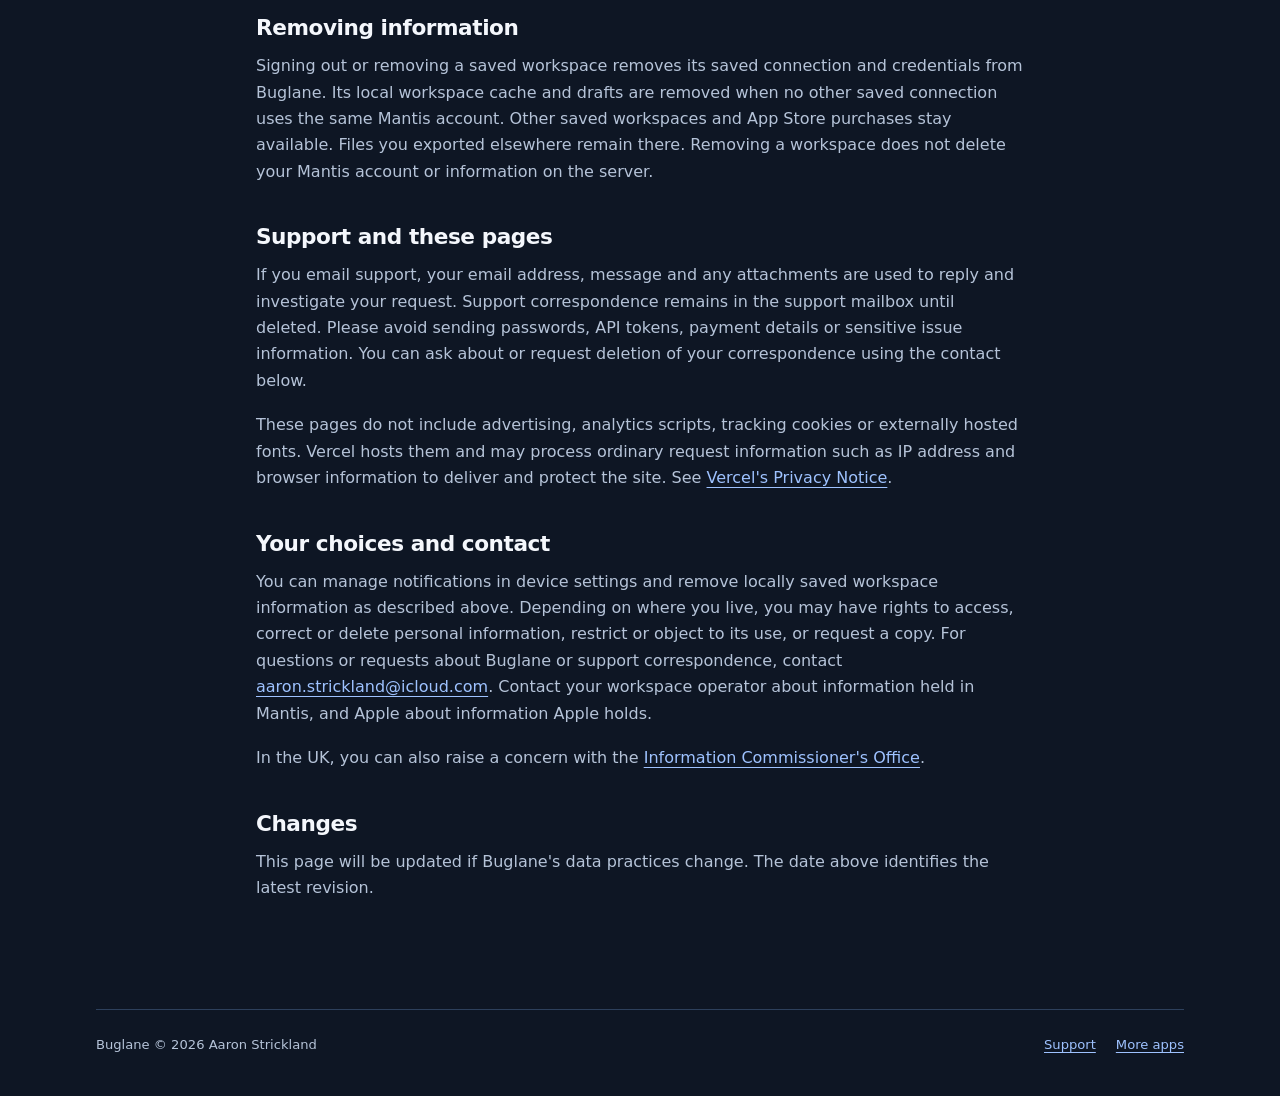
<file: buglane/privacy/index.html>
<!doctype html>
<html lang="en-GB">
<head>
  <meta charset="utf-8">
  <meta name="viewport" content="width=device-width, initial-scale=1">
  <meta name="description" content="How Buglane handles your Mantis workspace, locally saved data, notifications, purchases and support messages.">
  <meta name="theme-color" content="#0e1624">
  <title>Buglane — Privacy Policy</title>
  <link rel="canonical" href="https://aaronstrickland.dev/buglane/privacy/">
  <link rel="icon" href="/buglane/icon.png" type="image/png">
  <link rel="stylesheet" href="/buglane/site.css">
</head>
<body>
  <header class="topbar wrap"><a class="brand" href="/buglane/"><img src="/buglane/icon.png" alt="" width="30" height="30"> Buglane</a><a href="/buglane/#support">Support</a></header>
  <main class="policy wrap">
    <p class="eyebrow">Your information</p>
    <h1>Privacy policy</h1>
    <p class="updated">Last updated: <time datetime="2026-10-27">27 October 2026</time></p>
    <p>Buglane is published by Aaron Strickland in the United Kingdom. This policy explains how information is handled when you use Buglane, visit these pages or contact support.</p>
    <div class="summary"><p>Buglane connects directly to the Mantis server you choose. It has no separate Buglane backend, advertising or analytics service. Apple handles App Store purchases.</p></div>
    <h2>Your Mantis workspace</h2>
    <p>Buglane handles your workspace address, account details, issues, comments, project information and files to provide the app. Information you submit is sent over HTTPS to your configured Mantis server. Your workspace operator controls the information held there, access to it and its own privacy practices. Contact your workspace administrator about access, correction or deletion of server-held information.</p>
    <h2>Information saved on your device</h2>
    <p>Passwords and API tokens are stored in your device's Keychain. Buglane also saves workspace data, drafts, selected report files and information about interrupted saves locally, so you can return to work and review uncertain results. Local workspace data stays on your device until the workspace is removed or app data is deleted. Device backups may include app data according to your settings; saved credentials use device-only Keychain protection.</p>
    <h2>Notifications</h2>
    <p>Notifications are optional. When enabled, Buglane checks your Mantis workspace for changes and creates local notifications. Buglane does not operate a push-notification server. Alerts can show issue titles on your lock screen, depending on your device settings.</p>
    <h2>Purchases and free trials</h2>
    <p>Apple processes App Store purchases. Buglane checks Apple-verified purchase records on your device to enable Pro and its 14-day trial, and keeps a local time record in Keychain to preserve trial expiry. Purchases are associated with your Apple Account rather than your Mantis account. Buglane does not receive your payment-card details or send purchase records to a separate Buglane server. See <a href="https://www.apple.com/legal/privacy/">Apple's Privacy Policy</a>.</p>
    <h2>Advertising and analytics</h2>
    <p>Buglane contains no advertising, tracking SDKs or analytics service. It does not send your Mantis credentials or issue data to a separate Buglane service.</p>
    <h2>Files and links</h2>
    <p>Buglane accesses files you select for upload and downloads files you open from Mantis. Files or issue links you export or share are handled by the destination you choose. External websites have their own privacy practices.</p>
    <h2>Removing information</h2>
    <p>Signing out or removing a saved workspace removes its saved connection and credentials from Buglane. Its local workspace cache and drafts are removed when no other saved connection uses the same Mantis account. Other saved workspaces and App Store purchases stay available. Files you exported elsewhere remain there. Removing a workspace does not delete your Mantis account or information on the server.</p>
    <h2>Support and these pages</h2>
    <p>If you email support, your email address, message and any attachments are used to reply and investigate your request. Support correspondence remains in the support mailbox until deleted. Please avoid sending passwords, API tokens, payment details or sensitive issue information. You can ask about or request deletion of your correspondence using the contact below.</p>
    <p>These pages do not include advertising, analytics scripts, tracking cookies or externally hosted fonts. Vercel hosts them and may process ordinary request information such as IP address and browser information to deliver and protect the site. See <a href="https://vercel.com/legal/privacy-notice">Vercel's Privacy Notice</a>.</p>
    <h2>Your choices and contact</h2>
    <p>You can manage notifications in device settings and remove locally saved workspace information as described above. Depending on where you live, you may have rights to access, correct or delete personal information, restrict or object to its use, or request a copy. For questions or requests about Buglane or support correspondence, contact <a href="mailto:aaron.strickland@icloud.com?subject=Buglane%20privacy">aaron.strickland@icloud.com</a>. Contact your workspace operator about information held in Mantis, and Apple about information Apple holds.</p>
    <p>In the UK, you can also raise a concern with the <a href="https://ico.org.uk/make-a-complaint/">Information Commissioner's Office</a>.</p>
    <h2>Changes</h2>
    <p>This page will be updated if Buglane's data practices change. The date above identifies the latest revision.</p>
  </main>
  <footer class="footer wrap"><p>Buglane &copy; 2026 Aaron Strickland</p><nav aria-label="Footer"><a href="/buglane/">Support</a><a href="/">More apps</a></nav></footer>
</body>
</html>
</file>
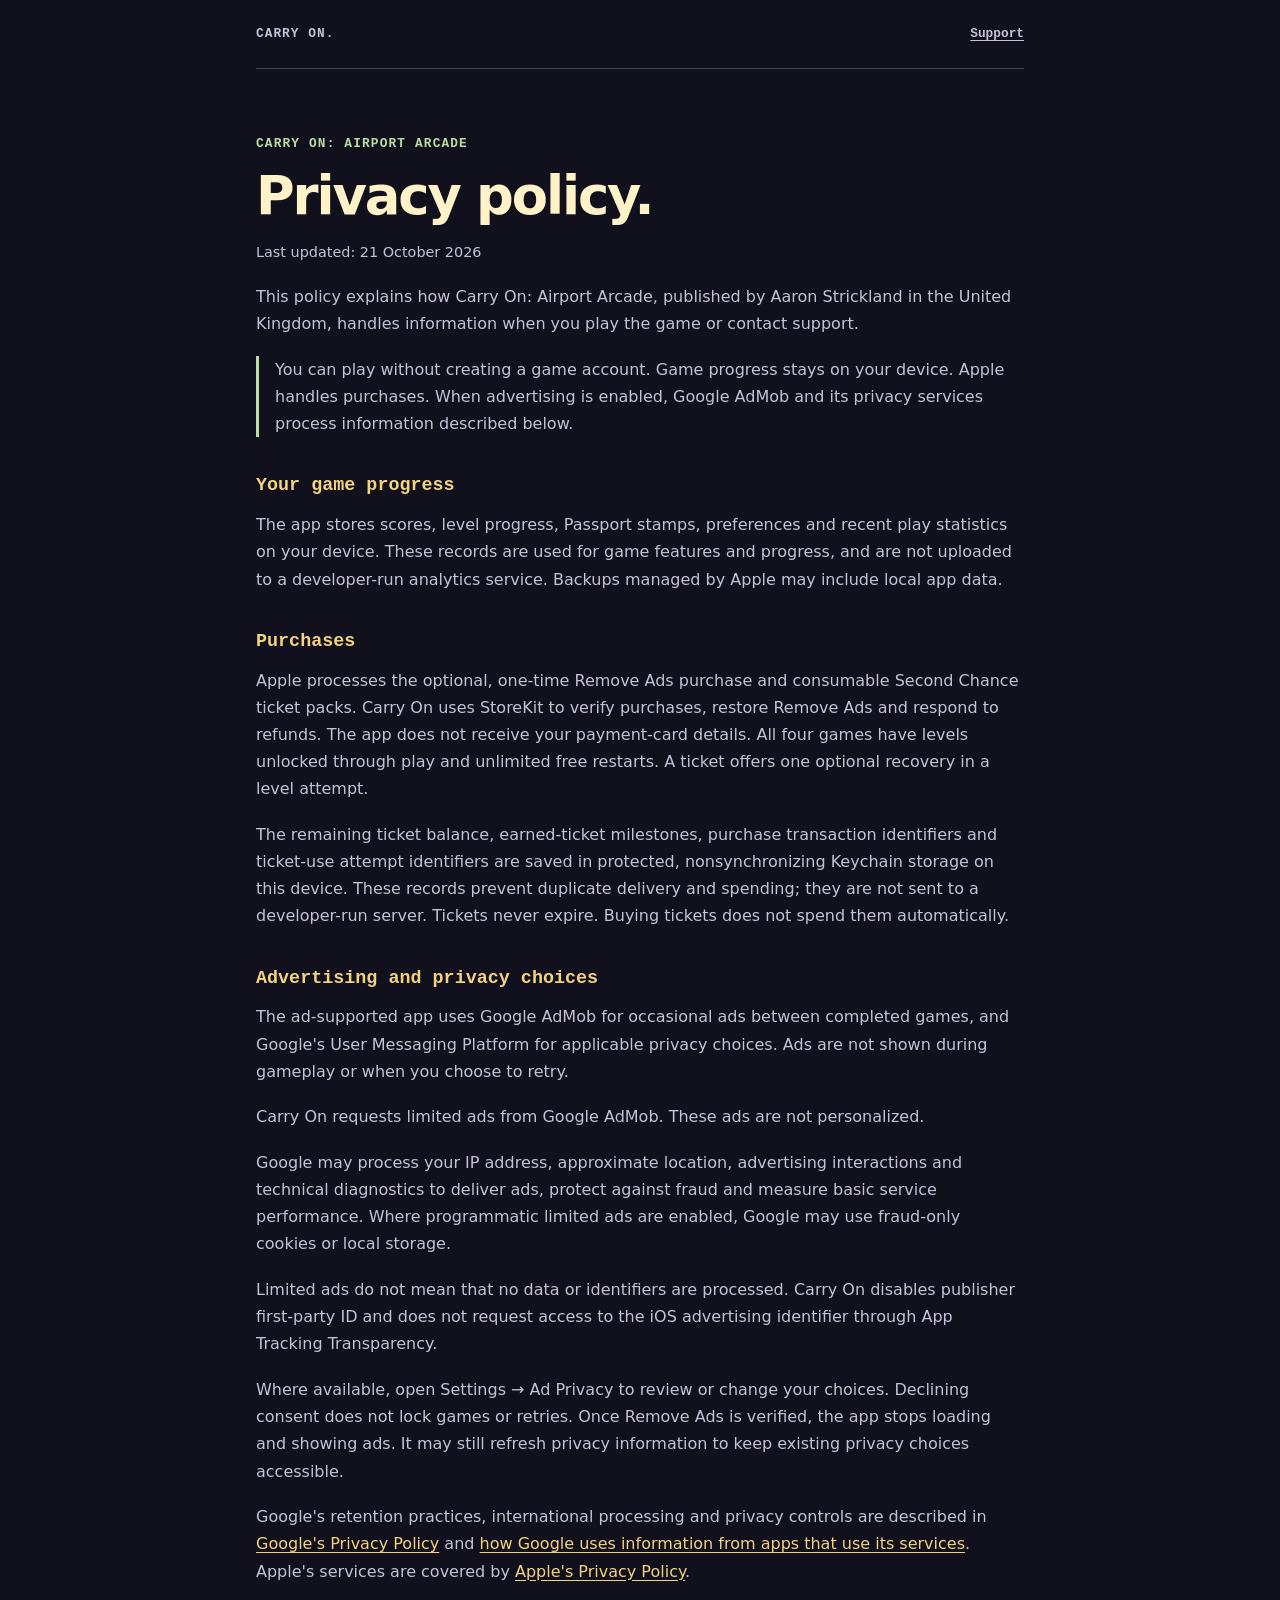
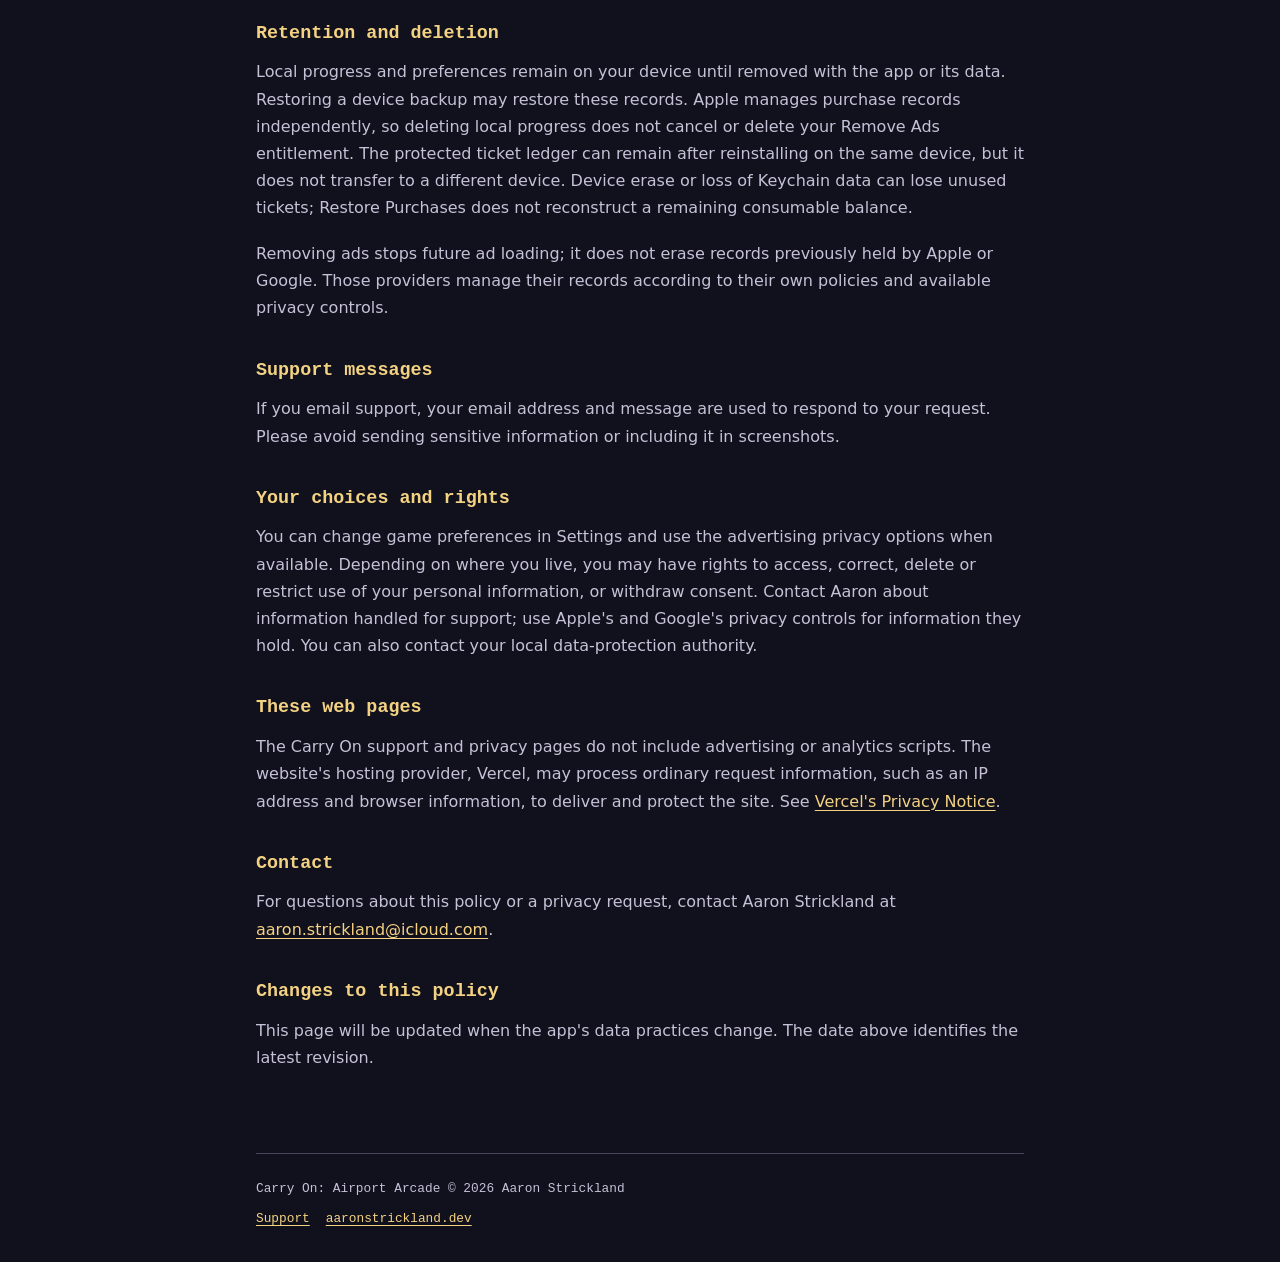
<file: carry-on/privacy/index.html>
<!doctype html>
<html lang="en-GB">
<head>
  <meta charset="utf-8">
  <meta name="viewport" content="width=device-width, initial-scale=1">
  <meta name="description" content="How Carry On: Airport Arcade handles game progress, purchases, advertising and privacy choices.">
  <meta name="theme-color" content="#11101d">
  <title>Carry On: Airport Arcade — Privacy Policy</title>
  <link rel="canonical" href="https://aaronstrickland.dev/carry-on/privacy/">
  <link rel="icon" href="/carry-on/icon.png" type="image/png">
  <link rel="stylesheet" href="/carry-on/site.css">
</head>
<body>
  <header class="topbar wrap">
    <a class="brand" href="/carry-on/">CARRY ON.</a>
    <a href="/carry-on/#support">Support</a>
  </header>
  <main class="policy wrap">
    <div class="eyebrow">CARRY ON: AIRPORT ARCADE</div>
    <h1>Privacy policy.</h1>
    <p class="updated">Last updated: <time datetime="2026-10-21">21 October 2026</time></p>
    <p>This policy explains how Carry On: Airport Arcade, published by Aaron Strickland in the United Kingdom, handles information when you play the game or contact support.</p>
    <div class="summary">
      <p>You can play without creating a game account. Game progress stays on your device. Apple handles purchases. When advertising is enabled, Google AdMob and its privacy services process information described below.</p>
    </div>
    <h2>Your game progress</h2>
    <p>The app stores scores, level progress, Passport stamps, preferences and recent play statistics on your device. These records are used for game features and progress, and are not uploaded to a developer-run analytics service. Backups managed by Apple may include local app data.</p>
    <h2>Purchases</h2>
    <p>Apple processes the optional, one-time Remove Ads purchase and consumable Second Chance ticket packs. Carry On uses StoreKit to verify purchases, restore Remove Ads and respond to refunds. The app does not receive your payment-card details. All four games have levels unlocked through play and unlimited free restarts. A ticket offers one optional recovery in a level attempt.</p>
    <p>The remaining ticket balance, earned-ticket milestones, purchase transaction identifiers and ticket-use attempt identifiers are saved in protected, nonsynchronizing Keychain storage on this device. These records prevent duplicate delivery and spending; they are not sent to a developer-run server. Tickets never expire. Buying tickets does not spend them automatically.</p>
    <h2>Advertising and privacy choices</h2>
    <p>The ad-supported app uses Google AdMob for occasional ads between completed games, and Google's User Messaging Platform for applicable privacy choices. Ads are not shown during gameplay or when you choose to retry.</p>
    <p>Carry On requests limited ads from Google AdMob. These ads are not personalized.</p>
    <p>Google may process your IP address, approximate location, advertising interactions and technical diagnostics to deliver ads, protect against fraud and measure basic service performance. Where programmatic limited ads are enabled, Google may use fraud-only cookies or local storage.</p>
    <p>Limited ads do not mean that no data or identifiers are processed. Carry On disables publisher first-party ID and does not request access to the iOS advertising identifier through App Tracking Transparency.</p>
    <p>Where available, open Settings &rarr; Ad Privacy to review or change your choices. Declining consent does not lock games or retries. Once Remove Ads is verified, the app stops loading and showing ads. It may still refresh privacy information to keep existing privacy choices accessible.</p>
    <p>Google's retention practices, international processing and privacy controls are described in <a href="https://policies.google.com/privacy">Google's Privacy Policy</a> and <a href="https://policies.google.com/technologies/partner-sites">how Google uses information from apps that use its services</a>. Apple's services are covered by <a href="https://www.apple.com/legal/privacy/">Apple's Privacy Policy</a>.</p>
    <h2>Retention and deletion</h2>
    <p>Local progress and preferences remain on your device until removed with the app or its data. Restoring a device backup may restore these records. Apple manages purchase records independently, so deleting local progress does not cancel or delete your Remove Ads entitlement. The protected ticket ledger can remain after reinstalling on the same device, but it does not transfer to a different device. Device erase or loss of Keychain data can lose unused tickets; Restore Purchases does not reconstruct a remaining consumable balance.</p>
    <p>Removing ads stops future ad loading; it does not erase records previously held by Apple or Google. Those providers manage their records according to their own policies and available privacy controls.</p>
    <h2>Support messages</h2>
    <p>If you email support, your email address and message are used to respond to your request. Please avoid sending sensitive information or including it in screenshots.</p>
    <h2>Your choices and rights</h2>
    <p>You can change game preferences in Settings and use the advertising privacy options when available. Depending on where you live, you may have rights to access, correct, delete or restrict use of your personal information, or withdraw consent. Contact Aaron about information handled for support; use Apple's and Google's privacy controls for information they hold. You can also contact your local data-protection authority.</p>
    <h2>These web pages</h2>
    <p>The Carry On support and privacy pages do not include advertising or analytics scripts. The website's hosting provider, Vercel, may process ordinary request information, such as an IP address and browser information, to deliver and protect the site. See <a href="https://vercel.com/legal/privacy-notice">Vercel's Privacy Notice</a>.</p>
    <h2>Contact</h2>
    <p>For questions about this policy or a privacy request, contact Aaron Strickland at <a href="mailto:aaron.strickland@icloud.com">aaron.strickland@icloud.com</a>.</p>
    <h2>Changes to this policy</h2>
    <p>This page will be updated when the app's data practices change. The date above identifies the latest revision.</p>
  </main>
  <footer class="footer wrap">
    <p>Carry On: Airport Arcade &copy; 2026 Aaron Strickland</p>
    <nav class="footer-links" aria-label="Footer"><a href="/carry-on/">Support</a><a href="/">aaronstrickland.dev</a></nav>
  </footer>
</body>
</html>
</file>
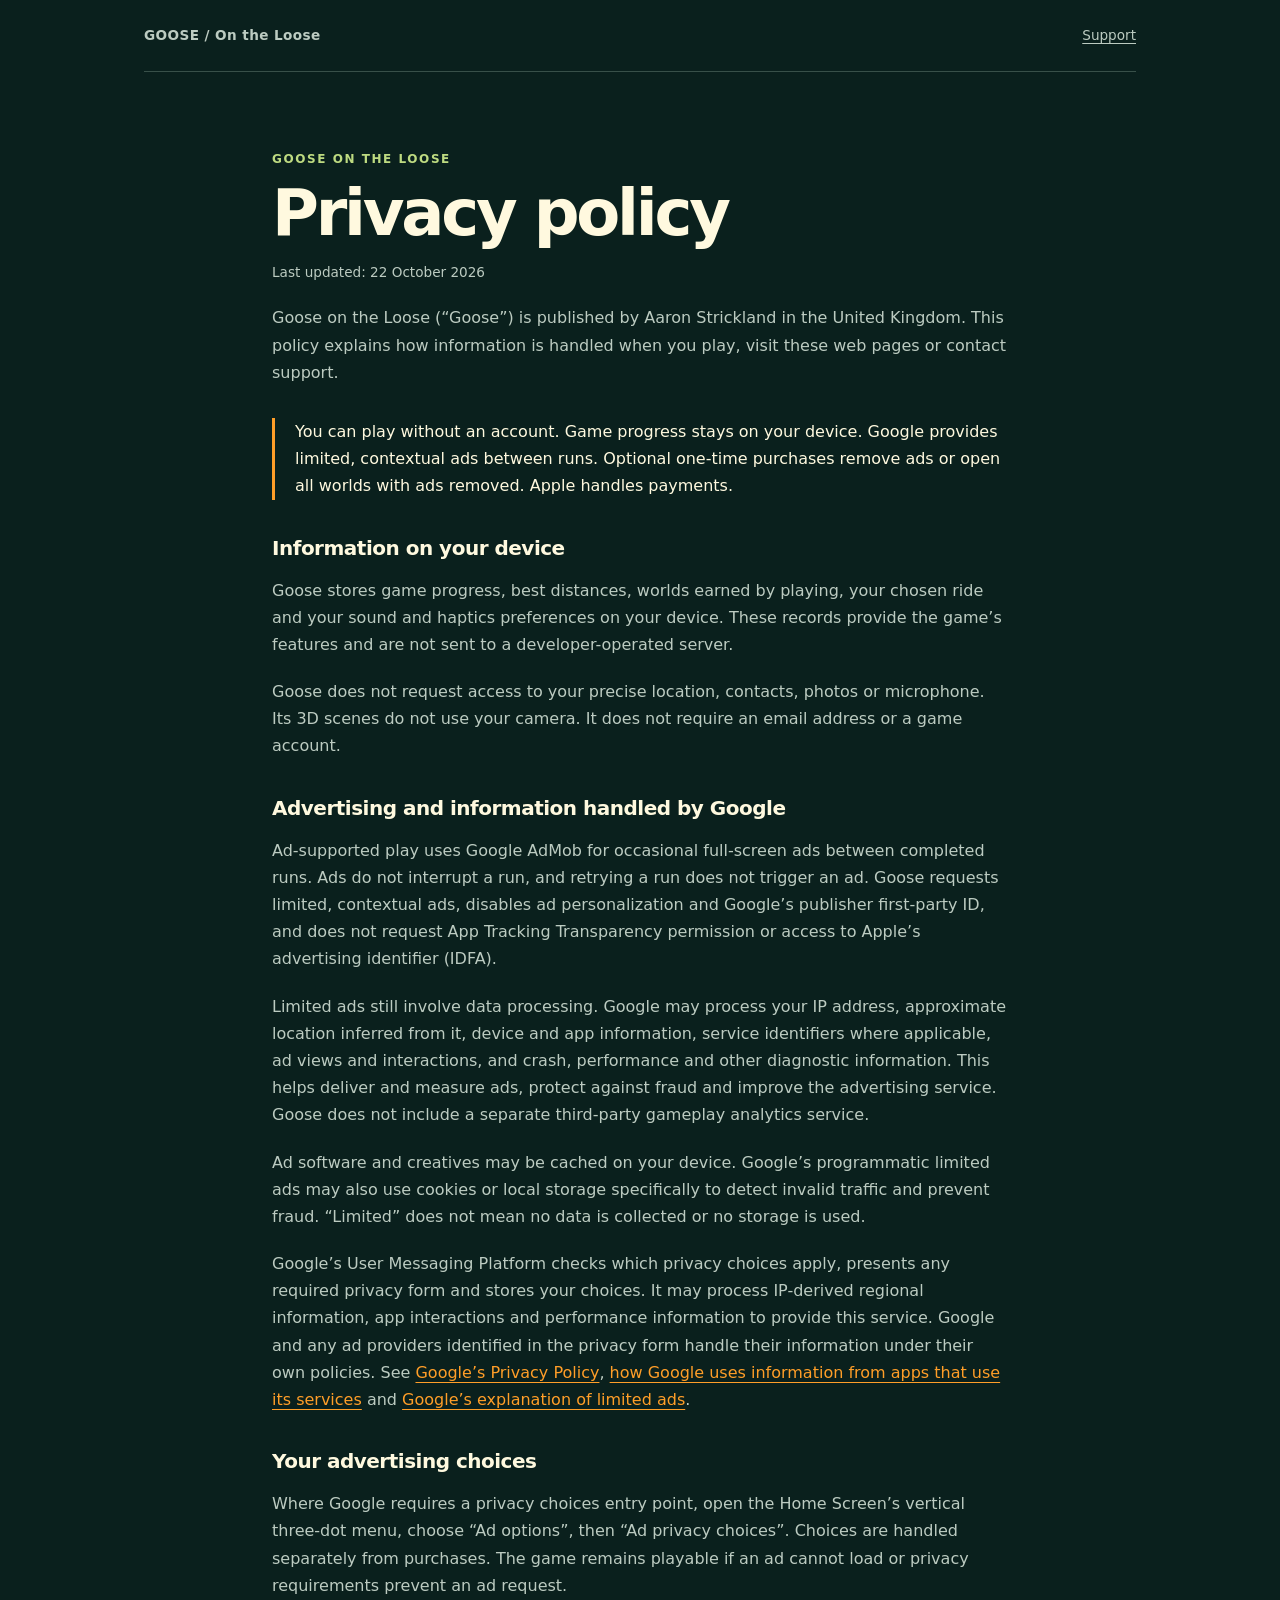
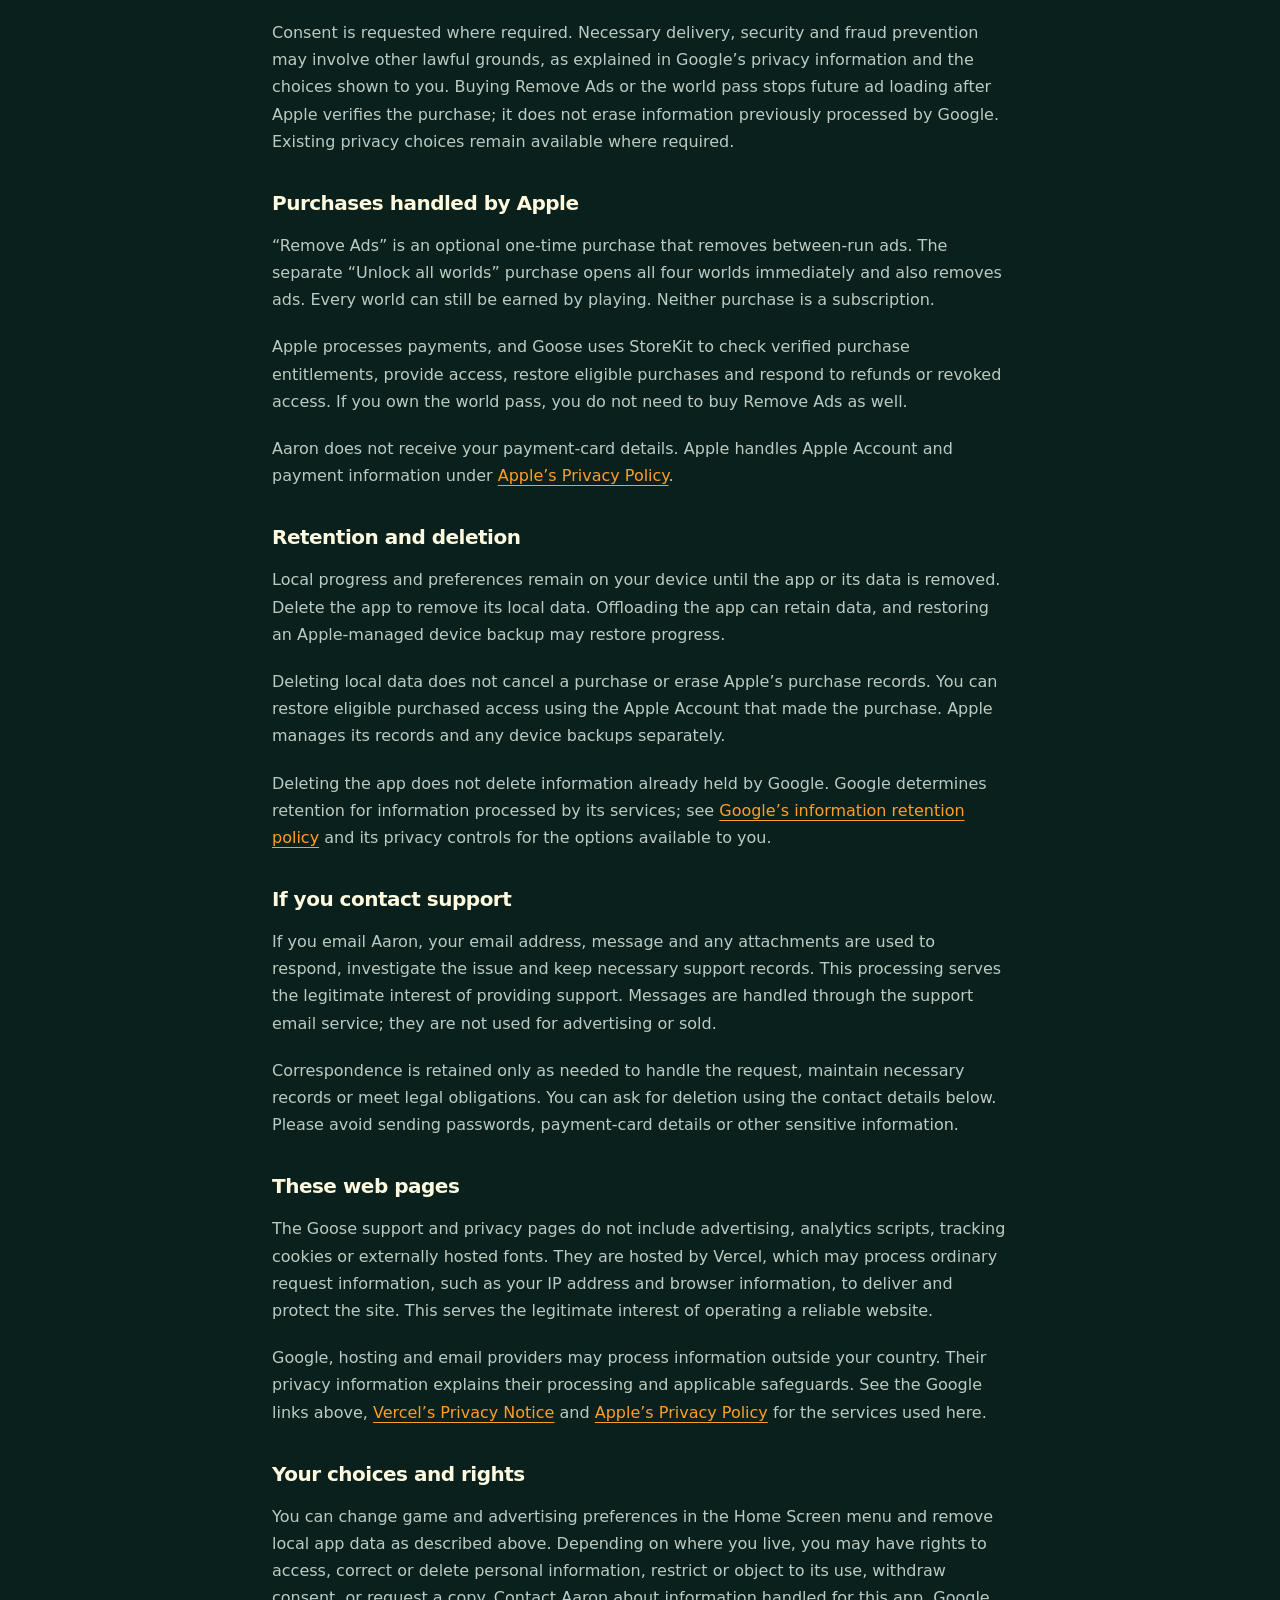
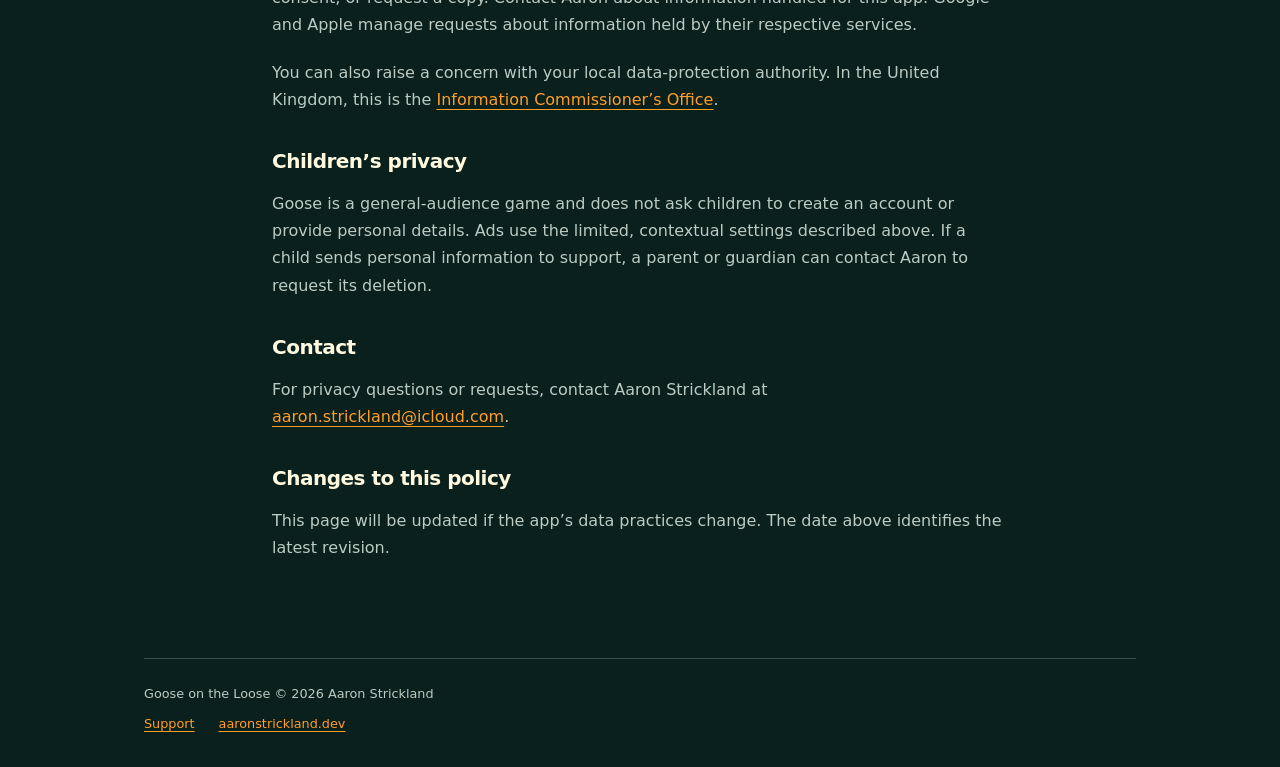
<file: goose/privacy/index.html>
<!doctype html>
<html lang="en-GB">
<head>
  <meta charset="utf-8">
  <meta name="viewport" content="width=device-width, initial-scale=1">
  <meta name="robots" content="noindex, follow">
  <meta name="description" content="How Goose on the Loose handles game progress, limited Google ads, privacy choices, Apple purchases, support messages and website visits.">
  <meta name="theme-color" content="#0a201d">
  <title>Goose on the Loose — Privacy Policy</title>
  <link rel="canonical" href="https://aaronstrickland.dev/goose/privacy/">
  <link rel="icon" href="/goose/icon.png" type="image/png">
  <link rel="stylesheet" href="/goose/site.css">
</head>
<body>
  <header class="topbar wrap">
    <a class="brand" href="/goose/">GOOSE / On the Loose</a>
    <a href="/goose/#support">Support</a>
  </header>
  <main class="policy wrap">
    <div class="eyebrow">Goose on the Loose</div>
    <h1>Privacy policy</h1>
    <p class="updated">Last updated: <time datetime="2026-10-22">22 October 2026</time></p>
    <p>Goose on the Loose (“Goose”) is published by Aaron Strickland in the United Kingdom. This policy explains how information is handled when you play, visit these web pages or contact support.</p>
    <div class="summary">
      <p>You can play without an account. Game progress stays on your device. Google provides limited, contextual ads between runs. Optional one-time purchases remove ads or open all worlds with ads removed. Apple handles payments.</p>
    </div>
    <h2>Information on your device</h2>
    <p>Goose stores game progress, best distances, worlds earned by playing, your chosen ride and your sound and haptics preferences on your device. These records provide the game’s features and are not sent to a developer-operated server.</p>
    <p>Goose does not request access to your precise location, contacts, photos or microphone. Its 3D scenes do not use your camera. It does not require an email address or a game account.</p>
    <h2>Advertising and information handled by Google</h2>
    <p>Ad-supported play uses Google AdMob for occasional full-screen ads between completed runs. Ads do not interrupt a run, and retrying a run does not trigger an ad. Goose requests limited, contextual ads, disables ad personalization and Google’s publisher first-party ID, and does not request App Tracking Transparency permission or access to Apple’s advertising identifier (IDFA).</p>
    <p>Limited ads still involve data processing. Google may process your IP address, approximate location inferred from it, device and app information, service identifiers where applicable, ad views and interactions, and crash, performance and other diagnostic information. This helps deliver and measure ads, protect against fraud and improve the advertising service. Goose does not include a separate third-party gameplay analytics service.</p>
    <p>Ad software and creatives may be cached on your device. Google’s programmatic limited ads may also use cookies or local storage specifically to detect invalid traffic and prevent fraud. “Limited” does not mean no data is collected or no storage is used.</p>
    <p>Google’s User Messaging Platform checks which privacy choices apply, presents any required privacy form and stores your choices. It may process IP-derived regional information, app interactions and performance information to provide this service. Google and any ad providers identified in the privacy form handle their information under their own policies. See <a href="https://policies.google.com/privacy">Google’s Privacy Policy</a>, <a href="https://policies.google.com/technologies/partner-sites">how Google uses information from apps that use its services</a> and <a href="https://support.google.com/admob/answer/10105530">Google’s explanation of limited ads</a>.</p>
    <h2>Your advertising choices</h2>
    <p>Where Google requires a privacy choices entry point, open the Home Screen’s vertical three-dot menu, choose “Ad options”, then “Ad privacy choices”. Choices are handled separately from purchases. The game remains playable if an ad cannot load or privacy requirements prevent an ad request.</p>
    <p>Consent is requested where required. Necessary delivery, security and fraud prevention may involve other lawful grounds, as explained in Google’s privacy information and the choices shown to you. Buying Remove Ads or the world pass stops future ad loading after Apple verifies the purchase; it does not erase information previously processed by Google. Existing privacy choices remain available where required.</p>
    <h2>Purchases handled by Apple</h2>
    <p>“Remove Ads” is an optional one-time purchase that removes between-run ads. The separate “Unlock all worlds” purchase opens all four worlds immediately and also removes ads. Every world can still be earned by playing. Neither purchase is a subscription.</p>
    <p>Apple processes payments, and Goose uses StoreKit to check verified purchase entitlements, provide access, restore eligible purchases and respond to refunds or revoked access. If you own the world pass, you do not need to buy Remove Ads as well.</p>
    <p>Aaron does not receive your payment-card details. Apple handles Apple Account and payment information under <a href="https://www.apple.com/legal/privacy/">Apple’s Privacy Policy</a>.</p>
    <h2>Retention and deletion</h2>
    <p>Local progress and preferences remain on your device until the app or its data is removed. Delete the app to remove its local data. Offloading the app can retain data, and restoring an Apple-managed device backup may restore progress.</p>
    <p>Deleting local data does not cancel a purchase or erase Apple’s purchase records. You can restore eligible purchased access using the Apple Account that made the purchase. Apple manages its records and any device backups separately.</p>
    <p>Deleting the app does not delete information already held by Google. Google determines retention for information processed by its services; see <a href="https://policies.google.com/technologies/retention">Google’s information retention policy</a> and its privacy controls for the options available to you.</p>
    <h2>If you contact support</h2>
    <p>If you email Aaron, your email address, message and any attachments are used to respond, investigate the issue and keep necessary support records. This processing serves the legitimate interest of providing support. Messages are handled through the support email service; they are not used for advertising or sold.</p>
    <p>Correspondence is retained only as needed to handle the request, maintain necessary records or meet legal obligations. You can ask for deletion using the contact details below. Please avoid sending passwords, payment-card details or other sensitive information.</p>
    <h2>These web pages</h2>
    <p>The Goose support and privacy pages do not include advertising, analytics scripts, tracking cookies or externally hosted fonts. They are hosted by Vercel, which may process ordinary request information, such as your IP address and browser information, to deliver and protect the site. This serves the legitimate interest of operating a reliable website.</p>
    <p>Google, hosting and email providers may process information outside your country. Their privacy information explains their processing and applicable safeguards. See the Google links above, <a href="https://vercel.com/legal/privacy-notice">Vercel’s Privacy Notice</a> and <a href="https://www.apple.com/legal/privacy/">Apple’s Privacy Policy</a> for the services used here.</p>
    <h2>Your choices and rights</h2>
    <p>You can change game and advertising preferences in the Home Screen menu and remove local app data as described above. Depending on where you live, you may have rights to access, correct or delete personal information, restrict or object to its use, withdraw consent, or request a copy. Contact Aaron about information handled for this app. Google and Apple manage requests about information held by their respective services.</p>
    <p>You can also raise a concern with your local data-protection authority. In the United Kingdom, this is the <a href="https://ico.org.uk/make-a-complaint/">Information Commissioner’s Office</a>.</p>
    <h2>Children’s privacy</h2>
    <p>Goose is a general-audience game and does not ask children to create an account or provide personal details. Ads use the limited, contextual settings described above. If a child sends personal information to support, a parent or guardian can contact Aaron to request its deletion.</p>
    <h2>Contact</h2>
    <p>For privacy questions or requests, contact Aaron Strickland at <a href="mailto:aaron.strickland@icloud.com">aaron.strickland@icloud.com</a>.</p>
    <h2>Changes to this policy</h2>
    <p>This page will be updated if the app’s data practices change. The date above identifies the latest revision.</p>
  </main>
  <footer class="footer wrap">
    <p>Goose on the Loose &copy; 2026 Aaron Strickland</p>
    <nav class="footer-links" aria-label="Footer"><a href="/goose/">Support</a><a href="/">aaronstrickland.dev</a></nav>
  </footer>
</body>
</html>
</file>
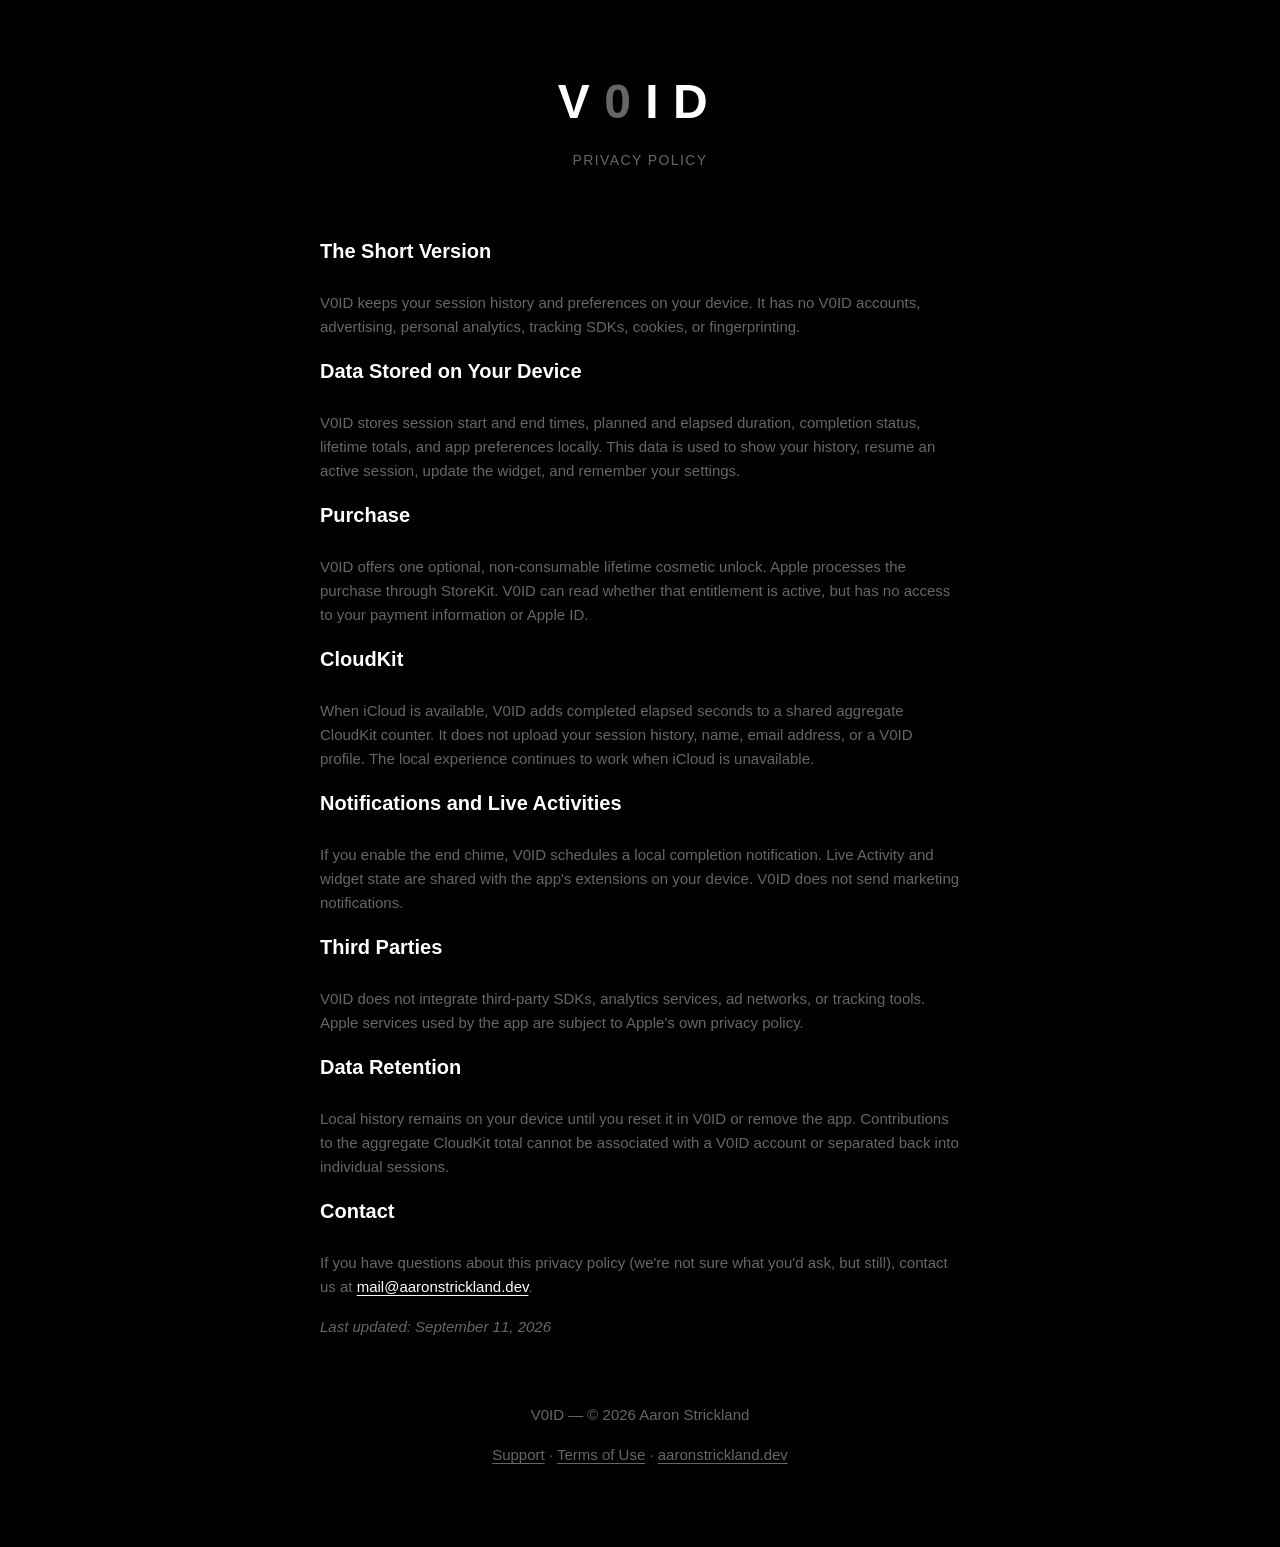
<file: void/privacy/index.html>
<!DOCTYPE html>
<html lang="en">
<head>
    <meta charset="UTF-8">
    <meta name="viewport" content="width=device-width, initial-scale=1.0">
    <title>V0ID — Privacy Policy</title>
    <style>
        * { margin: 0; padding: 0; box-sizing: border-box; }
        :root { --bg: #000000; --text: #ffffff; --dim: #666666; --border: #1a1a1a; }
        body {
            font-family: -apple-system, BlinkMacSystemFont, 'SF Pro Text', 'Helvetica Neue', sans-serif;
            background: var(--bg); color: var(--text);
            min-height: 100vh; display: flex; flex-direction: column; align-items: center;
            padding: 4rem 1.5rem; line-height: 1.6;
        }
        .container { max-width: 640px; width: 100%; }
        .logo { font-size: 3rem; font-weight: 900; letter-spacing: 0.3em; text-align: center; margin-bottom: 0.5rem; }
        .logo span { color: var(--dim); }
        .tagline { text-align: center; color: var(--dim); font-size: 0.875rem; letter-spacing: 0.1em; margin-bottom: 4rem; }
        h2 { font-size: 1.25rem; font-weight: 600; margin-bottom: 1.5rem; }
        p { color: var(--dim); margin-bottom: 1rem; font-size: 0.9375rem; }
        a { color: var(--text); text-decoration: underline; text-underline-offset: 3px; }
        a:hover { color: var(--dim); }
        .footer { margin-top: 4rem; text-align: center; color: var(--dim); font-size: 0.75rem; }
        .footer a { color: var(--dim); }
    </style>
</head>
<body>
    <div class="container">
        <div class="logo"><a href="/void" style="text-decoration:none;color:inherit">V<span>0</span>ID</a></div>
        <p class="tagline">PRIVACY POLICY</p>

        <h2>The Short Version</h2>
        <p>V0ID keeps your session history and preferences on your device. It has no V0ID accounts, advertising, personal analytics, tracking SDKs, cookies, or fingerprinting.</p>

        <h2>Data Stored on Your Device</h2>
        <p>V0ID stores session start and end times, planned and elapsed duration, completion status, lifetime totals, and app preferences locally. This data is used to show your history, resume an active session, update the widget, and remember your settings.</p>

        <h2>Purchase</h2>
        <p>V0ID offers one optional, non-consumable lifetime cosmetic unlock. Apple processes the purchase through StoreKit. V0ID can read whether that entitlement is active, but has no access to your payment information or Apple ID.</p>

        <h2>CloudKit</h2>
        <p>When iCloud is available, V0ID adds completed elapsed seconds to a shared aggregate CloudKit counter. It does not upload your session history, name, email address, or a V0ID profile. The local experience continues to work when iCloud is unavailable.</p>

        <h2>Notifications and Live Activities</h2>
        <p>If you enable the end chime, V0ID schedules a local completion notification. Live Activity and widget state are shared with the app's extensions on your device. V0ID does not send marketing notifications.</p>

        <h2>Third Parties</h2>
        <p>V0ID does not integrate third-party SDKs, analytics services, ad networks, or tracking tools. Apple services used by the app are subject to Apple's own privacy policy.</p>

        <h2>Data Retention</h2>
        <p>Local history remains on your device until you reset it in V0ID or remove the app. Contributions to the aggregate CloudKit total cannot be associated with a V0ID account or separated back into individual sessions.</p>

        <h2>Contact</h2>
        <p>If you have questions about this privacy policy (we're not sure what you'd ask, but still), contact us at <a href="mailto:mail@aaronstrickland.dev">mail@aaronstrickland.dev</a>.</p>

        <p><em>Last updated: September 11, 2026</em></p>

        <div class="footer">
            <p>V0ID — © 2026 Aaron Strickland</p>
            <p><a href="/void">Support</a> · <a href="https://www.apple.com/legal/internet-services/itunes/dev/stdeula/">Terms of Use</a> · <a href="https://aaronstrickland.dev">aaronstrickland.dev</a></p>
        </div>
    </div>
</body>
</html>
</file>
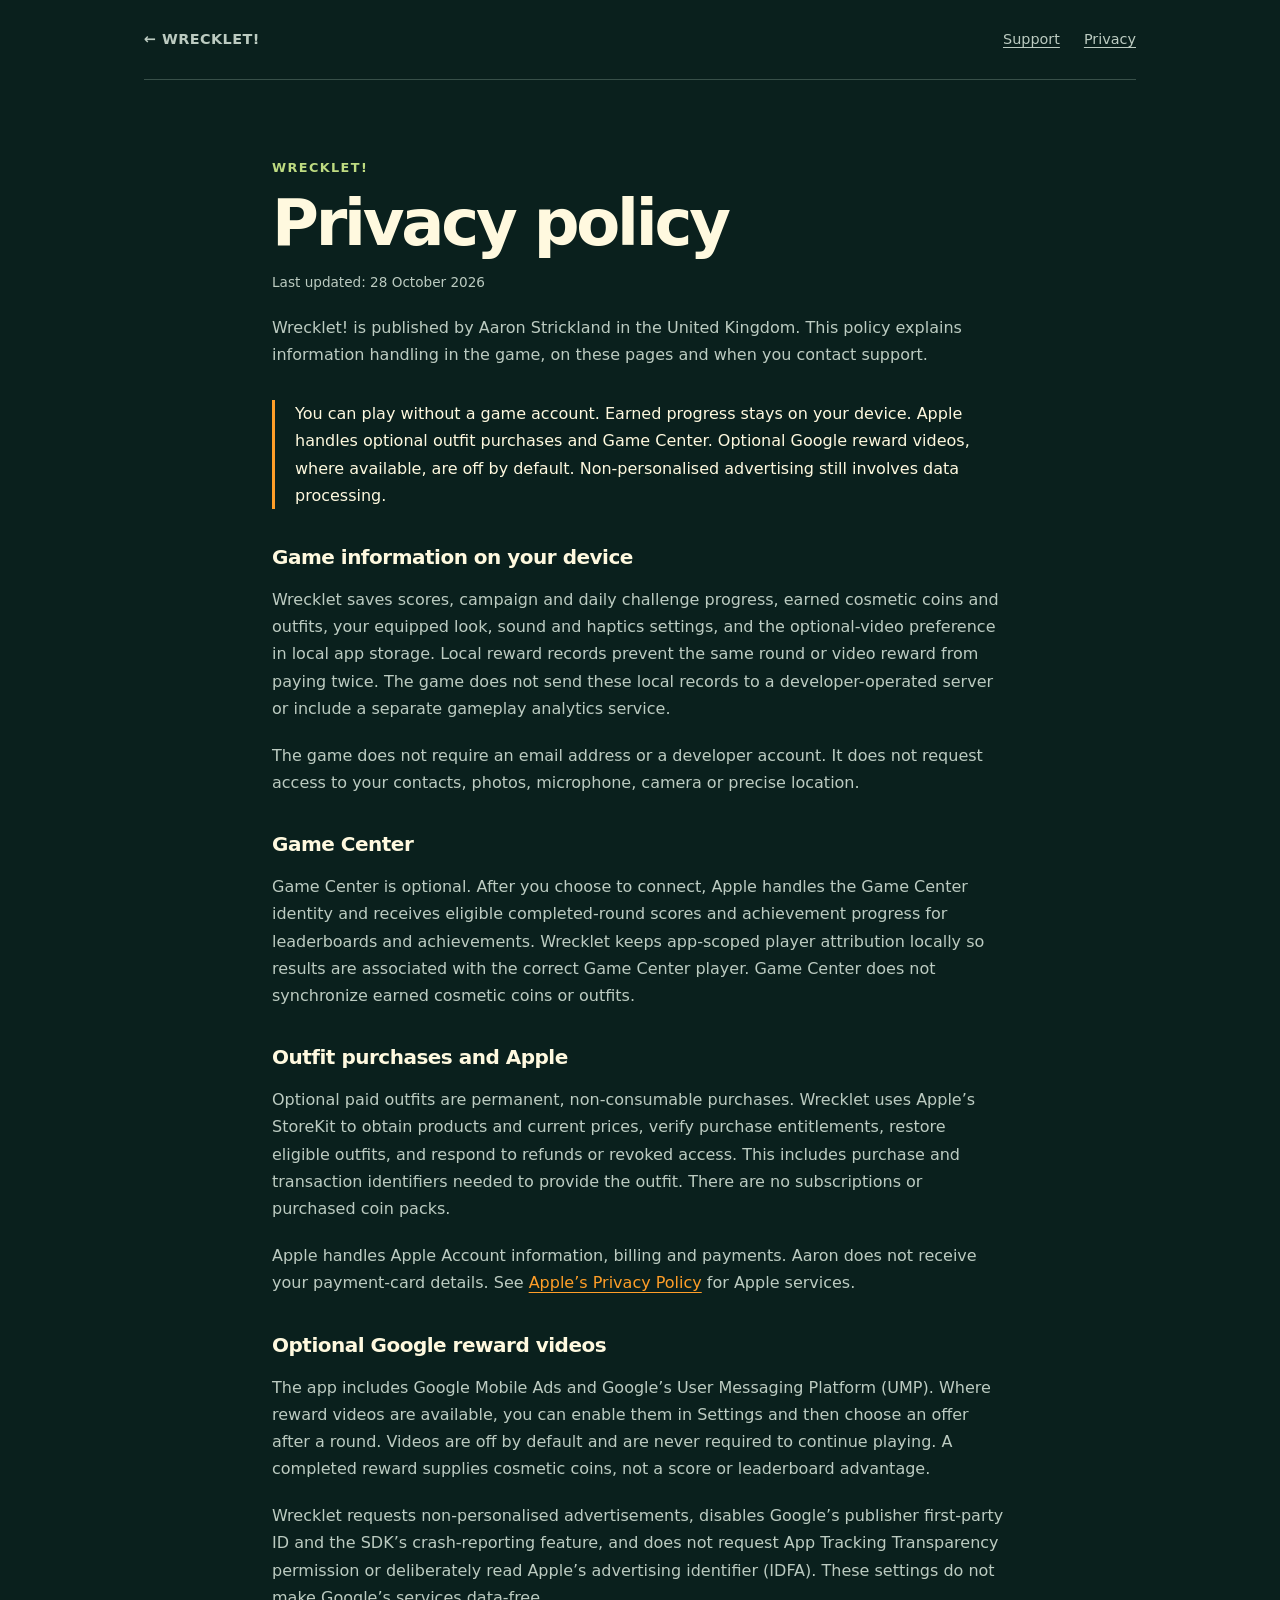
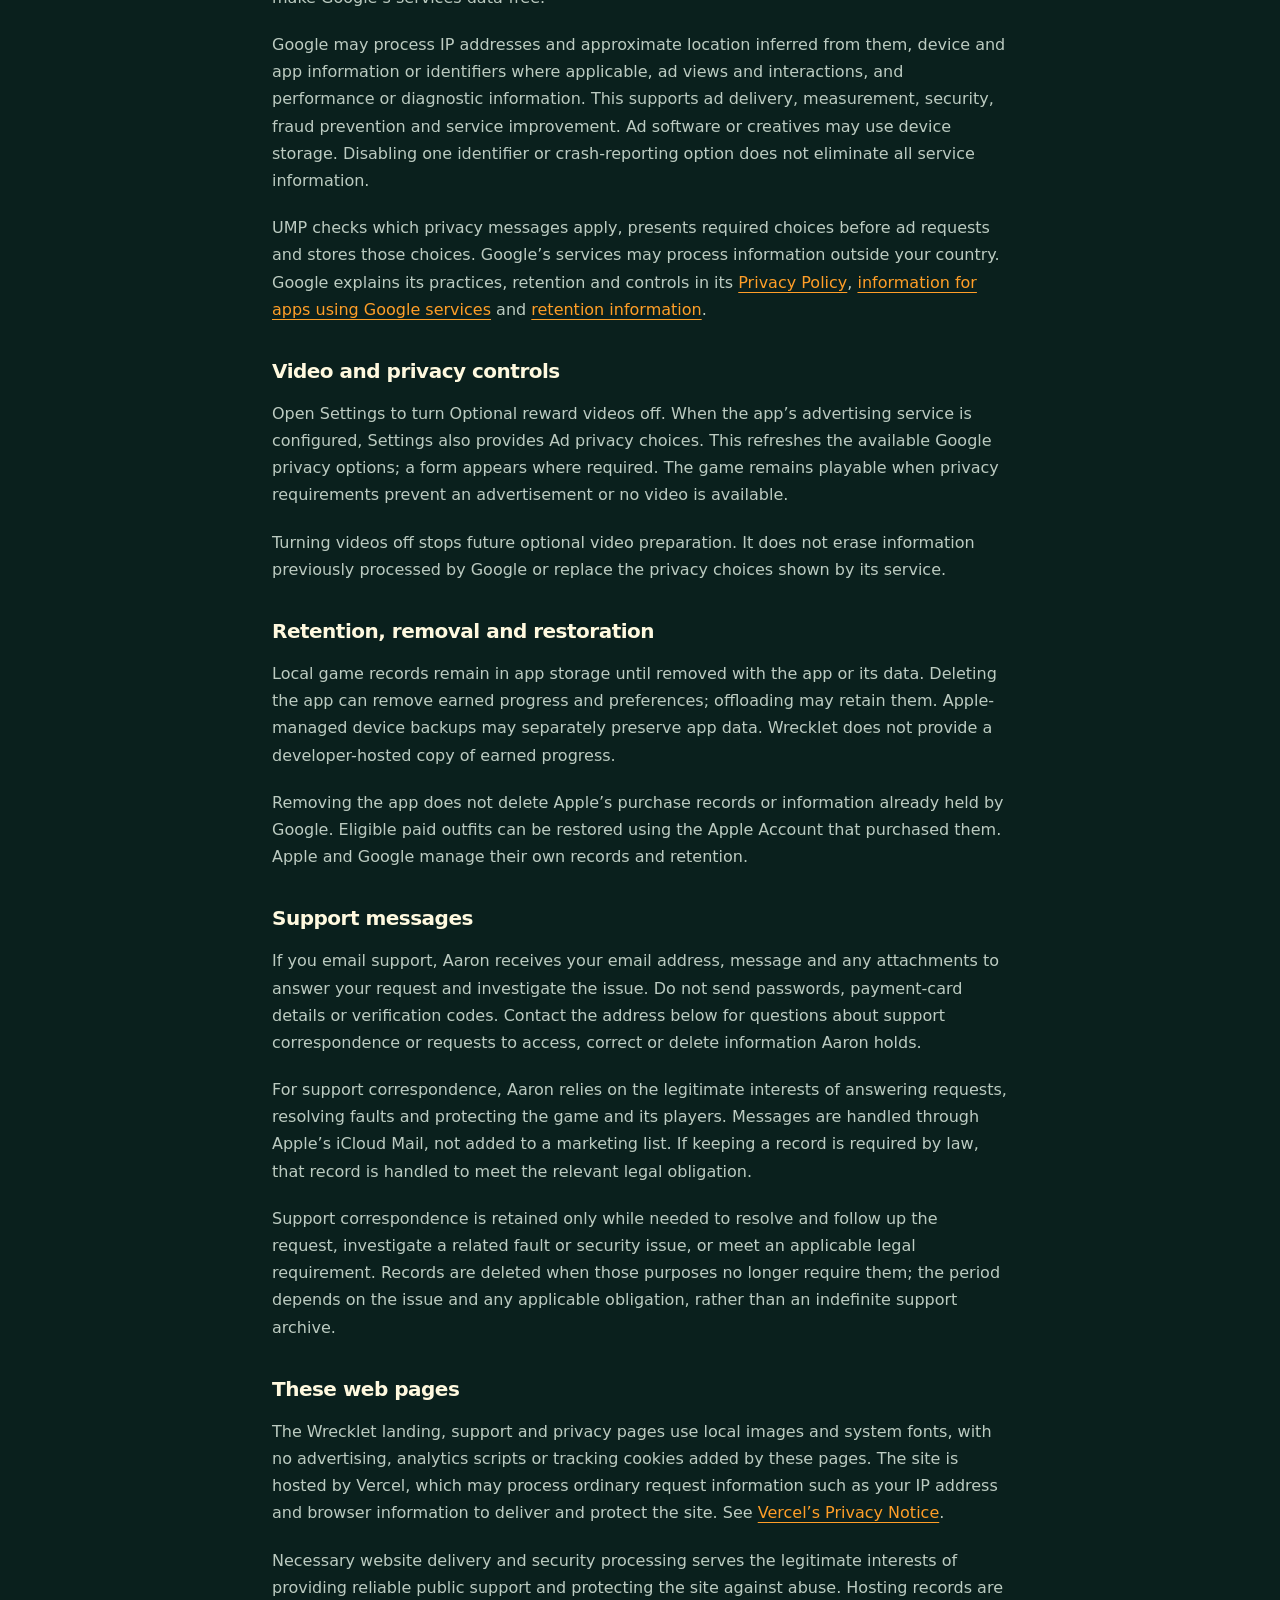
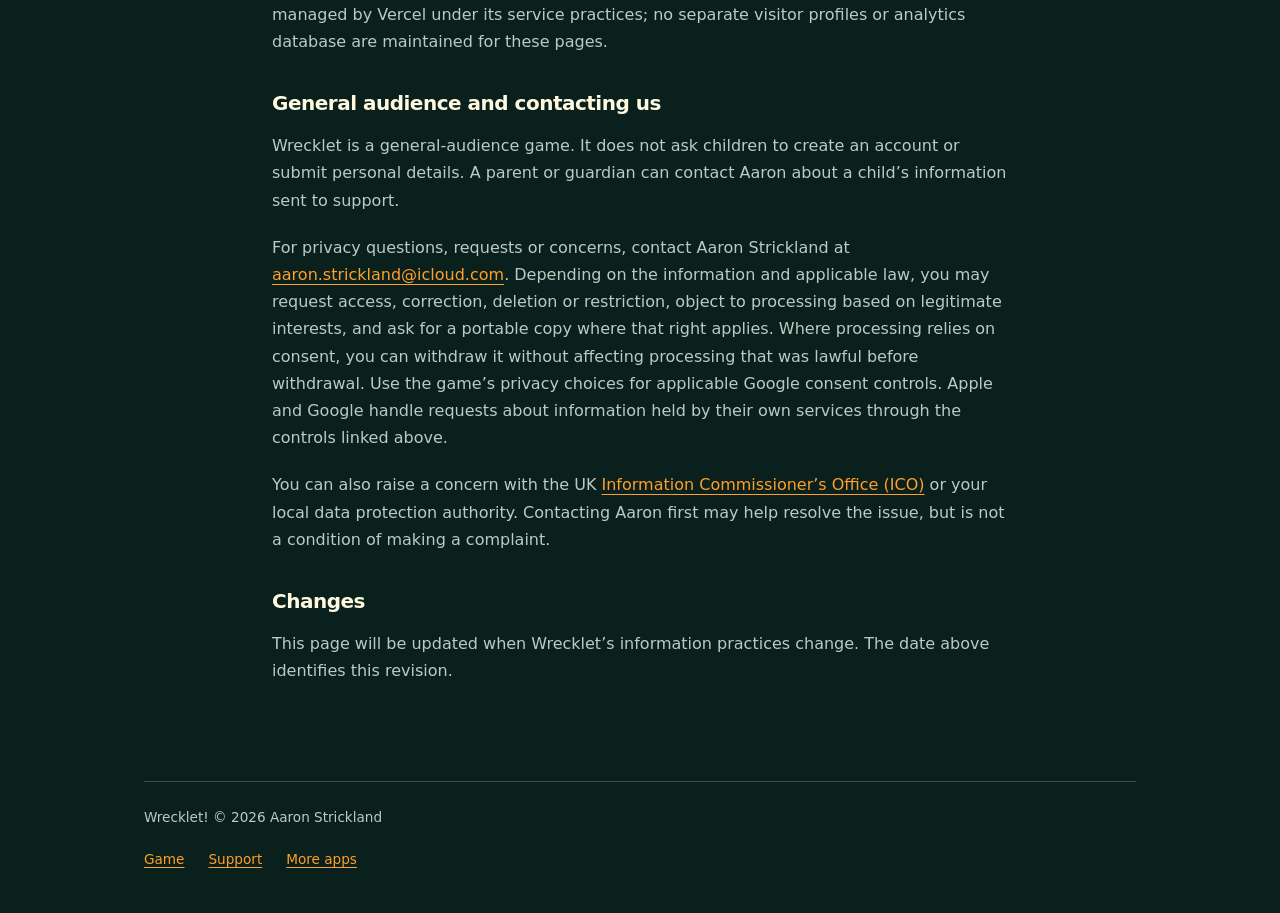
<file: wrecklet/privacy/index.html>
<!doctype html>
<html lang="en-GB">
<head>
  <meta charset="utf-8">
  <meta name="viewport" content="width=device-width, initial-scale=1">
  <meta name="description" content="How Wrecklet! handles local progress, cosmetic purchases, optional Game Center and reward videos, privacy choices, support and website visits.">
  <meta name="theme-color" content="#0a201d">
  <title>Wrecklet! — Privacy Policy</title>
  <link rel="canonical" href="https://aaronstrickland.dev/wrecklet/privacy/">
  <link rel="icon" href="/wrecklet/icon.png" type="image/png">
  <link rel="stylesheet" href="/wrecklet/site.css">
</head>
<body>
  <a class="skip" href="#content">Skip to content</a>
  <header class="topbar wrap"><a class="brand" href="/wrecklet/">← WRECKLET!</a><nav class="nav-links" aria-label="Wrecklet"><a href="/wrecklet/support/">Support</a><a href="/wrecklet/privacy/" aria-current="page">Privacy</a></nav></header>
  <main class="policy wrap" id="content">
    <div class="eyebrow">Wrecklet!</div>
    <h1>Privacy policy</h1>
    <p class="updated">Last updated: <time datetime="2026-10-28">28 October 2026</time></p>
    <p>Wrecklet! is published by Aaron Strickland in the United Kingdom. This policy explains information handling in the game, on these pages and when you contact support.</p>
    <div class="summary"><p>You can play without a game account. Earned progress stays on your device. Apple handles optional outfit purchases and Game Center. Optional Google reward videos, where available, are off by default. Non-personalised advertising still involves data processing.</p></div>
    <h2>Game information on your device</h2>
    <p>Wrecklet saves scores, campaign and daily challenge progress, earned cosmetic coins and outfits, your equipped look, sound and haptics settings, and the optional-video preference in local app storage. Local reward records prevent the same round or video reward from paying twice. The game does not send these local records to a developer-operated server or include a separate gameplay analytics service.</p>
    <p>The game does not require an email address or a developer account. It does not request access to your contacts, photos, microphone, camera or precise location.</p>
    <h2>Game Center</h2>
    <p>Game Center is optional. After you choose to connect, Apple handles the Game Center identity and receives eligible completed-round scores and achievement progress for leaderboards and achievements. Wrecklet keeps app-scoped player attribution locally so results are associated with the correct Game Center player. Game Center does not synchronize earned cosmetic coins or outfits.</p>
    <h2>Outfit purchases and Apple</h2>
    <p>Optional paid outfits are permanent, non-consumable purchases. Wrecklet uses Apple’s StoreKit to obtain products and current prices, verify purchase entitlements, restore eligible outfits, and respond to refunds or revoked access. This includes purchase and transaction identifiers needed to provide the outfit. There are no subscriptions or purchased coin packs.</p>
    <p>Apple handles Apple Account information, billing and payments. Aaron does not receive your payment-card details. See <a href="https://www.apple.com/legal/privacy/">Apple’s Privacy Policy</a> for Apple services.</p>
    <h2>Optional Google reward videos</h2>
    <p>The app includes Google Mobile Ads and Google’s User Messaging Platform (UMP). Where reward videos are available, you can enable them in Settings and then choose an offer after a round. Videos are off by default and are never required to continue playing. A completed reward supplies cosmetic coins, not a score or leaderboard advantage.</p>
    <p>Wrecklet requests non-personalised advertisements, disables Google’s publisher first-party ID and the SDK’s crash-reporting feature, and does not request App Tracking Transparency permission or deliberately read Apple’s advertising identifier (IDFA). These settings do not make Google’s services data-free.</p>
    <p>Google may process IP addresses and approximate location inferred from them, device and app information or identifiers where applicable, ad views and interactions, and performance or diagnostic information. This supports ad delivery, measurement, security, fraud prevention and service improvement. Ad software or creatives may use device storage. Disabling one identifier or crash-reporting option does not eliminate all service information.</p>
    <p>UMP checks which privacy messages apply, presents required choices before ad requests and stores those choices. Google’s services may process information outside your country. Google explains its practices, retention and controls in its <a href="https://policies.google.com/privacy">Privacy Policy</a>, <a href="https://policies.google.com/technologies/partner-sites">information for apps using Google services</a> and <a href="https://policies.google.com/technologies/retention">retention information</a>.</p>
    <h2>Video and privacy controls</h2>
    <p>Open Settings to turn Optional reward videos off. When the app’s advertising service is configured, Settings also provides Ad privacy choices. This refreshes the available Google privacy options; a form appears where required. The game remains playable when privacy requirements prevent an advertisement or no video is available.</p>
    <p>Turning videos off stops future optional video preparation. It does not erase information previously processed by Google or replace the privacy choices shown by its service.</p>
    <h2>Retention, removal and restoration</h2>
    <p>Local game records remain in app storage until removed with the app or its data. Deleting the app can remove earned progress and preferences; offloading may retain them. Apple-managed device backups may separately preserve app data. Wrecklet does not provide a developer-hosted copy of earned progress.</p>
    <p>Removing the app does not delete Apple’s purchase records or information already held by Google. Eligible paid outfits can be restored using the Apple Account that purchased them. Apple and Google manage their own records and retention.</p>
    <h2>Support messages</h2>
    <p>If you email support, Aaron receives your email address, message and any attachments to answer your request and investigate the issue. Do not send passwords, payment-card details or verification codes. Contact the address below for questions about support correspondence or requests to access, correct or delete information Aaron holds.</p>
    <p>For support correspondence, Aaron relies on the legitimate interests of answering requests, resolving faults and protecting the game and its players. Messages are handled through Apple’s iCloud Mail, not added to a marketing list. If keeping a record is required by law, that record is handled to meet the relevant legal obligation.</p>
    <p>Support correspondence is retained only while needed to resolve and follow up the request, investigate a related fault or security issue, or meet an applicable legal requirement. Records are deleted when those purposes no longer require them; the period depends on the issue and any applicable obligation, rather than an indefinite support archive.</p>
    <h2>These web pages</h2>
    <p>The Wrecklet landing, support and privacy pages use local images and system fonts, with no advertising, analytics scripts or tracking cookies added by these pages. The site is hosted by Vercel, which may process ordinary request information such as your IP address and browser information to deliver and protect the site. See <a href="https://vercel.com/legal/privacy-notice">Vercel’s Privacy Notice</a>.</p>
    <p>Necessary website delivery and security processing serves the legitimate interests of providing reliable public support and protecting the site against abuse. Hosting records are managed by Vercel under its service practices; no separate visitor profiles or analytics database are maintained for these pages.</p>
    <h2>General audience and contacting us</h2>
    <p>Wrecklet is a general-audience game. It does not ask children to create an account or submit personal details. A parent or guardian can contact Aaron about a child’s information sent to support.</p>
    <p>For privacy questions, requests or concerns, contact Aaron Strickland at <a class="contact-address" href="mailto:aaron.strickland@icloud.com?subject=Wrecklet%20privacy">aaron.strickland@icloud.com</a>. Depending on the information and applicable law, you may request access, correction, deletion or restriction, object to processing based on legitimate interests, and ask for a portable copy where that right applies. Where processing relies on consent, you can withdraw it without affecting processing that was lawful before withdrawal. Use the game’s privacy choices for applicable Google consent controls. Apple and Google handle requests about information held by their own services through the controls linked above.</p>
    <p>You can also raise a concern with the UK <a href="https://ico.org.uk/make-a-complaint/">Information Commissioner’s Office (ICO)</a> or your local data protection authority. Contacting Aaron first may help resolve the issue, but is not a condition of making a complaint.</p>
    <h2>Changes</h2>
    <p>This page will be updated when Wrecklet’s information practices change. The date above identifies this revision.</p>
  </main>
  <footer class="footer wrap"><p>Wrecklet! &copy; 2026 Aaron Strickland</p><nav class="footer-links" aria-label="Footer"><a href="/wrecklet/">Game</a><a href="/wrecklet/support/">Support</a><a href="/">More apps</a></nav></footer>
</body>
</html>
</file>
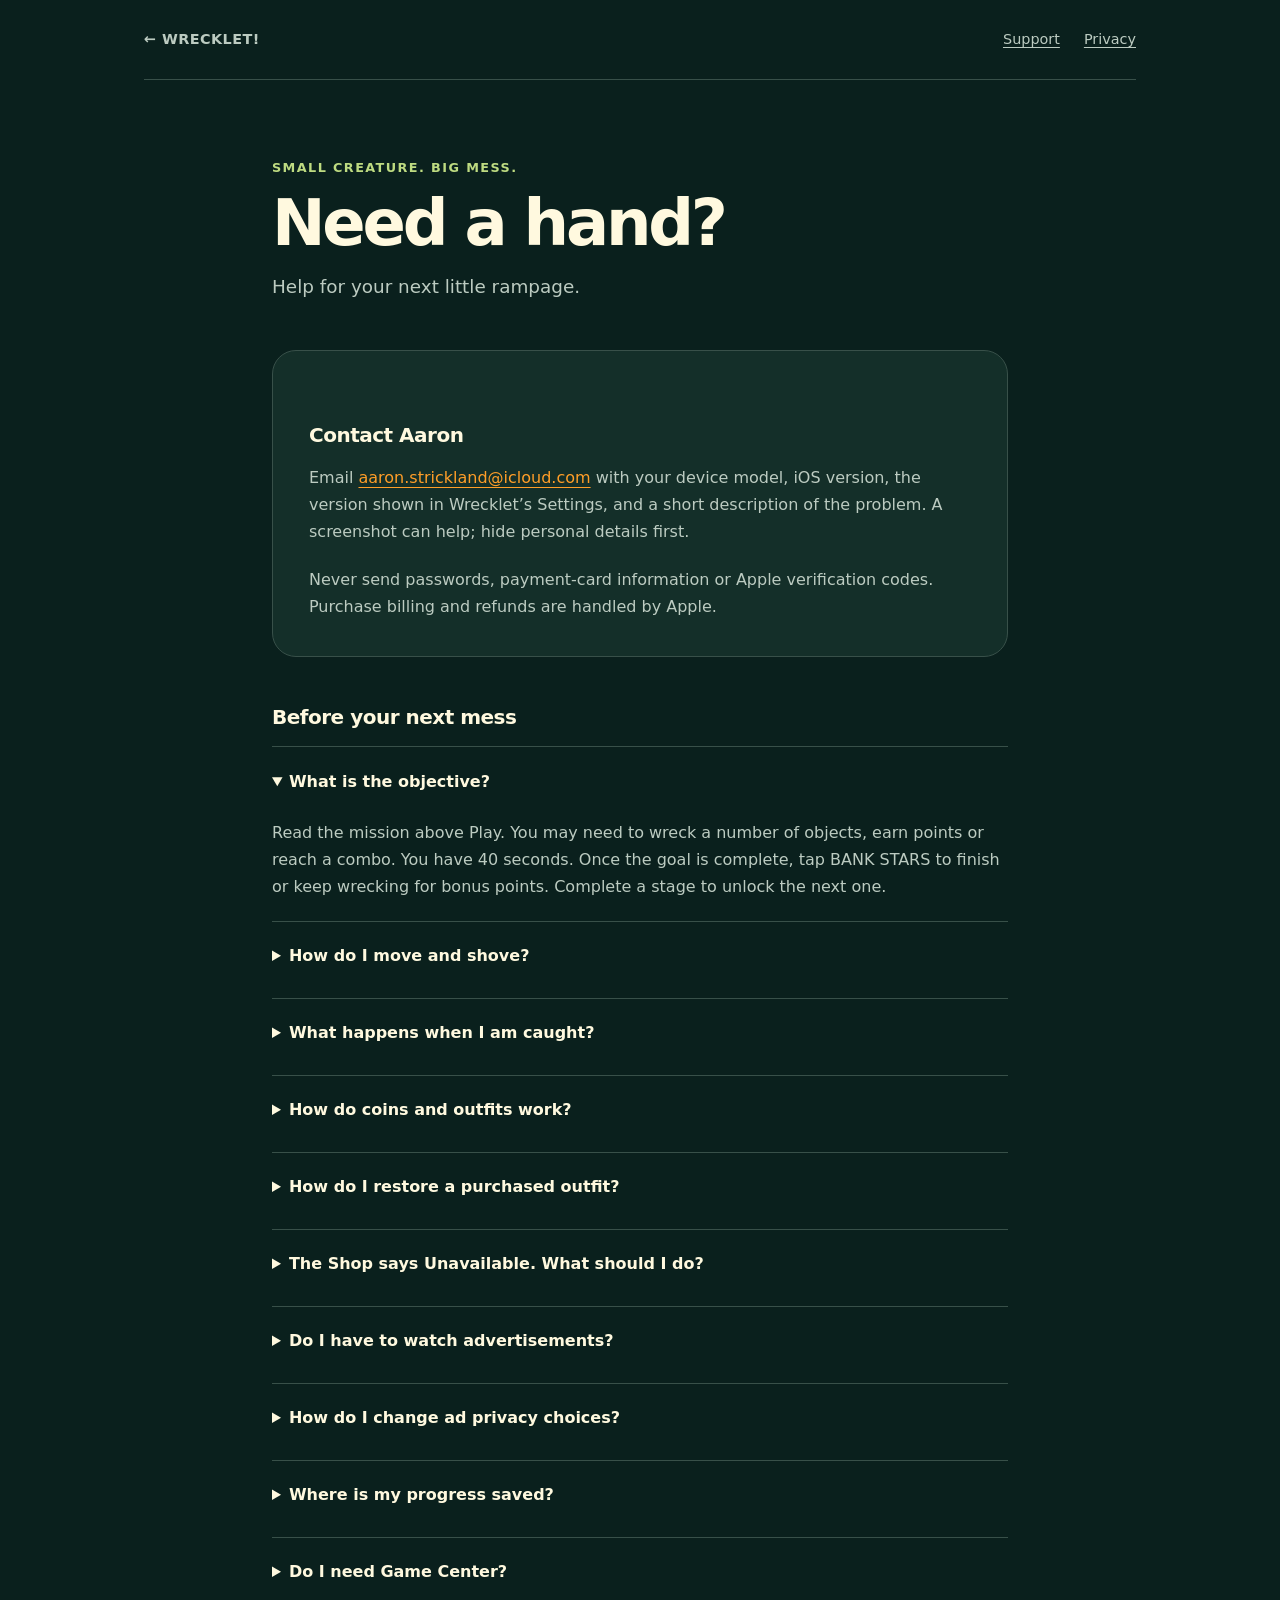
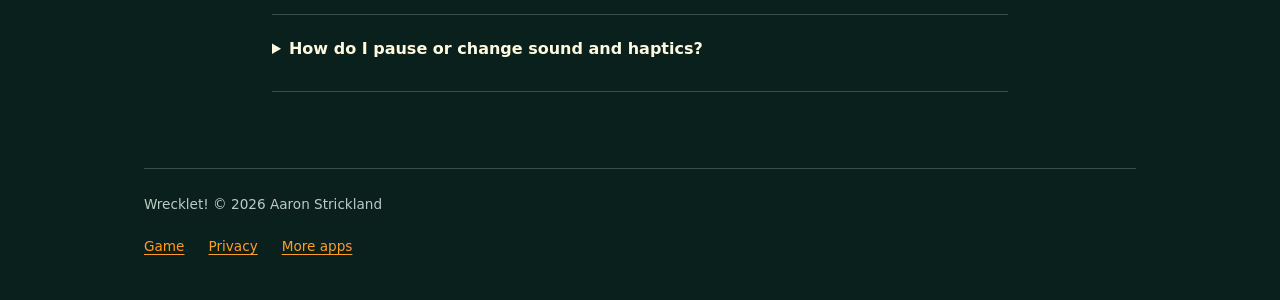
<file: wrecklet/support/index.html>
<!doctype html>
<html lang="en-GB">
<head>
  <meta charset="utf-8">
  <meta name="viewport" content="width=device-width, initial-scale=1">
  <meta name="description" content="Get help with Wrecklet! Gameplay, objectives, coins, outfit purchases, restoration, optional videos and settings.">
  <meta name="theme-color" content="#0a201d">
  <title>Wrecklet! — Support</title>
  <link rel="canonical" href="https://aaronstrickland.dev/wrecklet/support/">
  <link rel="icon" href="/wrecklet/icon.png" type="image/png">
  <link rel="stylesheet" href="/wrecklet/site.css">
</head>
<body>
  <a class="skip" href="#content">Skip to content</a>
  <header class="topbar wrap"><a class="brand" href="/wrecklet/">← WRECKLET!</a><nav class="nav-links" aria-label="Wrecklet"><a href="/wrecklet/support/" aria-current="page">Support</a><a href="/wrecklet/privacy/">Privacy</a></nav></header>
  <main class="policy wrap" id="content">
    <div class="eyebrow">Small creature. Big mess.</div>
    <h1>Need a hand?</h1>
    <p class="intro">Help for your next little rampage.</p>
    <section class="panel" aria-labelledby="contact">
      <h2 id="contact">Contact Aaron</h2>
      <p>Email <a class="contact-address" href="mailto:aaron.strickland@icloud.com?subject=Wrecklet%20support">aaron.strickland@icloud.com</a> with your device model, iOS version, the version shown in Wrecklet’s Settings, and a short description of the problem. A screenshot can help; hide personal details first.</p>
      <p>Never send passwords, payment-card information or Apple verification codes. Purchase billing and refunds are handled by Apple.</p>
    </section>
    <section class="quick-help" aria-labelledby="help">
      <h2 id="help">Before your next mess</h2>
      <details open><summary>What is the objective?</summary><p>Read the mission above Play. You may need to wreck a number of objects, earn points or reach a combo. You have 40 seconds. Once the goal is complete, tap BANK STARS to finish or keep wrecking for bonus points. Complete a stage to unlock the next one.</p></details>
      <details><summary>How do I move and shove?</summary><p>Drag in the room to steer Wrecklet. Release to stop. On slippery bathroom tiles, steer early when changing direction. Tap the room or press SHOVE to hit nearby objects. A second finger can shove while you keep steering. Look for lines of clutter to trigger chain reactions.</p></details>
      <details><summary>What happens when I am caught?</summary><p>Move out of the hand’s warning ring and the vacuum’s marked route. Each catch costs four seconds and breaks the current combo. You can replay immediately after the round.</p></details>
      <details><summary>How do coins and outfits work?</summary><p>Finishing a round earns cosmetic coins for objects wrecked, reaching the mission goal and round stars. Classic Mischief is always yours. Mint Condition and Peachy Trouble use earned coins. Sunset Rascal, Starlight Sprite and Golden Gremlin are separate, permanent one-time purchases. There are no subscriptions or paid coin packs.</p><p>Open Shop from the house map, Settings or a round result. Tapping a card previews a look; it does not buy or equip it. Use Wear this to equip an owned look. Outfits change appearance only and never improve physics, scores, stars or leaderboards.</p></details>
      <details><summary>How do I restore a purchased outfit?</summary><p>Open Shop, scroll to the bottom and tap Restore purchases using the Apple Account that made the purchase. Settings also has a Restore purchases action. Restoration brings back eligible paid outfits. It does not transfer coins or outfits earned on another device. Apple refunds or revoked access remove the corresponding paid outfit; an equipped unavailable outfit falls back to Classic.</p><p>For Apple billing and refund help, visit <a href="https://support.apple.com/billing">Apple purchase support</a>.</p></details>
      <details><summary>The Shop says Unavailable. What should I do?</summary><p>Check your connection, open Shop and tap Refresh shop. A purchase can start only after Apple returns its current product and price. The free missions and earned outfits remain available if the store cannot be reached. Contact support if the issue continues.</p></details>
      <details><summary>Do I have to watch advertisements?</summary><p>No. Where reward videos are available, they are off by default. Enable Optional reward videos in Settings only if you want the choice. A ready offer after a round can give 30 cosmetic coins. Only a completed reward pays; closing early may not. No video is required to replay, and there are no banners or advertisements during gameplay.</p></details>
      <details><summary>How do I change ad privacy choices?</summary><p>Open Settings and choose Ad privacy choices when that entry is available. Google checks which form applies in your region. You can turn Optional reward videos off and keep playing. Non-personalised ads still involve information processing; see the <a href="/wrecklet/privacy/">privacy policy</a>.</p></details>
      <details><summary>Where is my progress saved?</summary><p>Scores, campaign and daily progress, earned coins and outfits, your chosen outfit and preferences are saved on this device. Earned progress is not synchronized through Game Center. Deleting the app can remove local progress. Apple handles purchases and device backups separately.</p></details>
      <details><summary>Do I need Game Center?</summary><p>No. The game works without connecting. Game Center offers optional leaderboards and achievements. Connecting shares eligible completed-round results with Apple; it does not transfer local coins or outfit earnings.</p></details>
      <details><summary>How do I pause or change sound and haptics?</summary><p>Use Pause during a round. Settings is available from the house map and the pause menu, with separate Sound and Haptics switches. Closing Settings keeps the round paused until you choose Resume. Moving the app into the background also pauses play.</p></details>
    </section>
  </main>
  <footer class="footer wrap"><p>Wrecklet! &copy; 2026 Aaron Strickland</p><nav class="footer-links" aria-label="Footer"><a href="/wrecklet/">Game</a><a href="/wrecklet/privacy/">Privacy</a><a href="/">More apps</a></nav></footer>
</body>
</html>
</file>
<file: style.css>
/* ============================================
   AARON STRICKLAND — PORTFOLIO
   Terminal meets Magazine
   ============================================ */

:root {
    --bg: #0a0a0f;
    --bg-light: #111118;
    --bg-card: #16161f;
    --text: #e8e8ed;
    --text-dim: #9b9bab;
    --accent: #00ff88;
    --accent-dim: rgba(0, 255, 136, 0.1);
    --mono: 'Space Mono', monospace;
    --sans: 'Inter', -apple-system, sans-serif;
    --border: #1e1e2a;
}

/* RESET */
*, *::before, *::after { box-sizing: border-box; margin: 0; padding: 0; }
html { scroll-behavior: smooth; font-size: 16px; }
body {
    background: var(--bg);
    color: var(--text);
    font-family: var(--sans);
    line-height: 1.6;
    overflow-x: hidden;
    -webkit-font-smoothing: antialiased;
}
a { color: var(--accent); text-decoration: none; transition: opacity 0.2s; }
a:hover { opacity: 0.8; }
img { max-width: 100%; display: block; }

/* SELECTION */
::selection { background: var(--accent); color: var(--bg); }

/* ============================================
   NAV
   ============================================ */
.nav {
    position: fixed;
    top: 0;
    left: 0;
    right: 0;
    z-index: 100;
    display: flex;
    justify-content: space-between;
    align-items: center;
    padding: 1.5rem 3rem;
    backdrop-filter: blur(20px);
    -webkit-backdrop-filter: blur(20px);
    background: rgba(10, 10, 15, 0.8);
    border-bottom: 1px solid var(--border);
}
.nav-logo {
    font-family: var(--mono);
    font-size: 1.2rem;
    font-weight: 700;
    color: var(--text);
    letter-spacing: -0.02em;
}
.nav-links { display: flex; gap: 2rem; }
.nav-links a {
    color: var(--text-dim);
    font-size: 0.85rem;
    font-weight: 500;
    letter-spacing: 0.05em;
    text-transform: uppercase;
    transition: color 0.3s;
}
.nav-links a:hover { color: var(--accent); opacity: 1; }

/* ============================================
   HERO
   ============================================ */
.hero {
    min-height: 100vh;
    display: flex;
    flex-direction: column;
    justify-content: center;
    padding: 5rem 3rem 4rem;
    position: relative;
}
.hero-noise {
    position: absolute;
    inset: 0;
    background: url("data:image/svg+xml,%3Csvg viewBox='0 0 256 256' xmlns='http://www.w3.org/2000/svg'%3E%3Cfilter id='n'%3E%3CfeTurbulence type='fractalNoise' baseFrequency='0.9' numOctaves='4' stitchTiles='stitch'/%3E%3C/filter%3E%3Crect width='100%25' height='100%25' filter='url(%23n)' opacity='0.03'/%3E%3C/svg%3E");
    pointer-events: none;
    z-index: 0;
}
.hero > * { position: relative; z-index: 1; }

.hero-terminal {
    max-width: 600px;
    height: 150px;
    margin-bottom: 3rem;
    border: 1px solid var(--border);
    border-radius: 8px;
    overflow: hidden;
    background: var(--bg-light);
}
.terminal-bar {
    display: flex;
    align-items: center;
    gap: 6px;
    padding: 0.75rem 1rem;
    background: var(--bg-card);
    border-bottom: 1px solid var(--border);
}
.terminal-dot {
    width: 10px;
    height: 10px;
    border-radius: 50%;
}
.terminal-dot.red { background: #ff5f57; }
.terminal-dot.yellow { background: #febc2e; }
.terminal-dot.green { background: #28c840; }
.terminal-label {
    font-family: var(--mono);
    font-size: 0.7rem;
    color: var(--text-dim);
    margin-left: 0.5rem;
}
.terminal-body { padding: 1.25rem; }
.terminal-line {
    font-family: var(--mono);
    font-size: 0.9rem;
    color: var(--accent);
    display: flex;
    align-items: flex-start;
    gap: 0.5rem;
    flex-wrap: wrap;
}
.typed-wrap {
    flex: 1;
    word-break: break-word;
}
.typed-text {
    white-space: pre-wrap;
}
.prompt { color: var(--text-dim); }
.cursor {
    animation: blink 1s step-end infinite;
    font-size: 0.9rem;
    line-height: 1;
}
@keyframes blink {
    50% { opacity: 0; }
}

.hero-title {
    font-size: clamp(3rem, 8vw, 7rem);
    font-weight: 900;
    line-height: 1.05;
    letter-spacing: -0.03em;
    margin-bottom: 2rem;
}
.hero-line { display: block; }
.accent { color: var(--accent); }

.hero-stats {
    display: flex;
    align-items: center;
    gap: 0.75rem;
    font-size: 1rem;
    color: var(--text-dim);
    margin-bottom: 3rem;
    flex-wrap: wrap;
}
.stat { font-weight: 500; color: var(--text); }
.stat-sep { color: var(--accent); }

.hero-cta {
    display: inline-flex;
    align-items: center;
    gap: 0.5rem;
    font-size: 1rem;
    font-weight: 600;
    color: var(--accent);
    border: 1px solid var(--accent);
    padding: 0.75rem 1.5rem;
    border-radius: 4px;
    transition: all 0.3s;
}
.hero-cta:hover {
    background: var(--accent);
    color: var(--bg);
    opacity: 1;
}
.arrow {
    transition: transform 0.3s;
}
.hero-cta:hover .arrow { transform: translateY(3px); }
.hero-buttons {
    display: flex;
    gap: 1rem;
    flex-wrap: wrap;
}
.hero-cta-outline {
    color: var(--text-dim);
    border-color: var(--border);
}
.hero-cta-outline:hover {
    background: var(--text-dim);
    color: var(--bg);
    border-color: var(--text-dim);
}

/* ============================================
   SECTION COMMON
   ============================================ */
.section-label {
    font-family: var(--mono);
    font-size: 0.75rem;
    color: var(--text-dim);
    letter-spacing: 0.1em;
    margin-bottom: 2rem;
    padding: 0 3rem;
}
.section-title {
    font-size: clamp(2.5rem, 6vw, 5rem);
    font-weight: 900;
    line-height: 1.1;
    letter-spacing: -0.03em;
    padding: 0 3rem;
    margin-bottom: 4rem;
}

/* ============================================
   ABOUT
   ============================================ */
.about {
    padding: 8rem 0;
    border-top: 1px solid var(--border);
}
.about-grid {
    display: grid;
    grid-template-columns: 1.5fr 1fr;
    gap: 3rem;
    padding: 0 3rem;
    align-items: start;
}
.about-file {
    border: 1px solid var(--border);
    border-radius: 8px;
    overflow: hidden;
    background: var(--bg-light);
}
.file-header {
    display: flex;
    align-items: center;
    gap: 0.5rem;
    padding: 0.75rem 1.25rem;
    background: var(--bg-card);
    border-bottom: 1px solid var(--border);
    font-family: var(--mono);
    font-size: 0.8rem;
    color: var(--text-dim);
}
.file-meta { margin-left: auto; font-size: 0.7rem; }
.file-icon { font-size: 0.9rem; }
.file-body { padding: 2rem; }
.file-body p { margin-bottom: 1.25rem; color: var(--text); font-size: 1.05rem; line-height: 1.7; }
.about-lead {
    font-size: 1.3rem !important;
    font-weight: 600;
    color: var(--text) !important;
}
.file-body strong { color: var(--accent); font-weight: 600; }
.about-sig { font-family: var(--mono); font-size: 0.85rem; margin-top: 1.5rem; }

.about-aside { display: flex; flex-direction: column; gap: 1.5rem; }
.aside-block {
    padding: 1.25rem;
    border-left: 2px solid var(--accent);
    background: var(--bg-light);
}
.aside-label {
    font-family: var(--mono);
    font-size: 0.7rem;
    color: var(--text-dim);
    text-transform: uppercase;
    letter-spacing: 0.1em;
    margin-bottom: 0.3rem;
}
.aside-value { font-weight: 600; font-size: 1rem; }
.status-dot {
    display: inline-block;
    width: 8px;
    height: 8px;
    background: var(--accent);
    border-radius: 50%;
    margin-right: 0.3rem;
    animation: pulse 2s ease infinite;
}
@keyframes pulse {
    0%, 100% { opacity: 1; }
    50% { opacity: 0.4; }
}

/* ============================================
   WORK
   ============================================ */
.work {
    padding: 8rem 0;
    border-top: 1px solid var(--border);
}
.projects {
    display: flex;
    flex-direction: column;
    gap: 2rem;
    padding: 0 3rem;
}
.project {
    display: grid;
    grid-template-columns: auto 1fr 300px;
    gap: 2rem;
    align-items: center;
    padding: 3rem;
    border: 1px solid var(--border);
    border-radius: 8px;
    background: var(--bg-light);
    transition: border-color 0.3s, transform 0.3s;
    position: relative;
    overflow: hidden;
}
.project:hover {
    border-color: var(--accent);
    transform: translateY(-2px);
}
.project--featured {
    background: linear-gradient(135deg, var(--bg-light) 0%, var(--bg-card) 100%);
    border-color: rgba(0, 255, 136, 0.2);
}
.project--featured::before {
    content: 'FEATURED';
    position: absolute;
    top: 1rem;
    right: -2rem;
    background: var(--accent);
    color: var(--bg);
    font-family: var(--mono);
    font-size: 0.6rem;
    font-weight: 700;
    padding: 0.2rem 2.5rem;
    transform: rotate(45deg);
    letter-spacing: 0.1em;
}
.project-number {
    font-family: var(--mono);
    font-size: 3.5rem;
    font-weight: 700;
    color: var(--bg-card);
    -webkit-text-stroke: 1px var(--border);
    line-height: 1;
    min-width: 80px;
}
.project--featured .project-number {
    -webkit-text-stroke: 1px rgba(0, 255, 136, 0.3);
}
.project-content { flex: 1; }
#carry-on, #goose, #v0id, #lumenlog, #buglane { scroll-margin-top: 6rem; }
.project-name {
    font-size: 2rem;
    font-weight: 900;
    letter-spacing: -0.02em;
    margin-bottom: 0.25rem;
}
.project-tagline {
    font-family: var(--mono);
    font-size: 0.85rem;
    color: var(--accent);
    margin-bottom: 1rem;
}
.project-desc {
    color: var(--text-dim);
    font-size: 0.95rem;
    line-height: 1.7;
    margin-bottom: 1.25rem;
    max-width: 550px;
}
.project-tech {
    display: flex;
    flex-wrap: wrap;
    gap: 0.4rem;
    margin-bottom: 1rem;
}
.project-tech span {
    font-family: var(--mono);
    font-size: 0.7rem;
    padding: 0.3rem 0.6rem;
    border: 1px solid var(--border);
    border-radius: 3px;
    color: var(--text-dim);
    background: var(--bg);
}
.project-link {
    font-family: var(--mono);
    font-size: 0.85rem;
    font-weight: 700;
}
.project-status {
    display: inline-flex;
    align-items: center;
    gap: 0.5rem;
    font-family: var(--mono);
    font-size: 0.75rem;
    color: var(--text-dim);
}
.project-status::before {
    content: '';
    width: 6px;
    height: 6px;
    border-radius: 50%;
    background: var(--accent);
}
.project-actions {
    display: flex;
    align-items: center;
    flex-wrap: wrap;
    gap: 0.75rem 1.5rem;
}
.project-img {
    width: 300px;
    height: 300px;
    display: flex;
    align-items: center;
    justify-content: center;
    overflow: hidden;
    border-radius: 8px;
}
.project-img img {
    width: 100%;
    height: 100%;
    object-fit: contain;
}
.project-img--carry-on img {
    width: min(100%, 240px);
    height: auto;
    max-height: 100%;
    aspect-ratio: 1;
    border-radius: 22%;
}
.project-img--app-icon a,
.project-img--goose a,
.project-img--buglane a {
    display: block;
    width: min(100%, 240px);
    border-radius: 22%;
}
.project-img--app-icon a:focus-visible,
.project-img--goose a:focus-visible,
.project-img--buglane a:focus-visible {
    outline: 3px solid var(--accent);
    outline-offset: 6px;
}
.project-img--app-icon img,
.project-img--goose img,
.project-img--buglane img {
    display: block;
    width: 100%;
    height: auto;
    aspect-ratio: 1;
    border-radius: 22%;
}
.phone-frame {
    position: relative;
    width: 100%;
    height: 100%;
    display: flex;
    align-items: center;
    justify-content: center;
}
.phone-frame .frame-phone {
    width: 100%;
    height: 100%;
    object-fit: contain;
}
.phone-frame .frame-icon {
    position: absolute;
    top: 50%;
    left: 50%;
    transform: translate(-50%, -50%);
    width: 18%;
    height: auto;
    border-radius: 22%;
    box-shadow: 0 4px 20px rgba(0,0,0,0.4);
}

/* ============================================
   OPEN SOURCE
   ============================================ */
.opensource {
    padding: 8rem 0;
    border-top: 1px solid var(--border);
}
.oss-grid {
    display: grid;
    grid-template-columns: repeat(2, 1fr);
    gap: 1.5rem;
    margin: 0 3rem;
}
.oss-card {
    padding: 3rem;
    border: 1px solid var(--border);
    border-radius: 8px;
    background: var(--bg-light);
}
.oss-badge {
    font-family: var(--mono);
    font-size: 0.75rem;
    color: var(--accent);
    margin-bottom: 1rem;
    letter-spacing: 0.05em;
}
.oss-name {
    font-size: 2.5rem;
    font-weight: 900;
    letter-spacing: -0.02em;
    margin-bottom: 0.75rem;
}
.oss-desc {
    color: var(--text-dim);
    font-size: 1rem;
    line-height: 1.7;
    margin-bottom: 1.5rem;
}

/* ============================================
   TECH STACK
   ============================================ */
.stack {
    padding: 8rem 0;
    border-top: 1px solid var(--border);
}
.stack-grid {
    display: grid;
    grid-template-columns: repeat(auto-fit, minmax(250px, 1fr));
    gap: 1.5rem;
    padding: 0 3rem;
}
.stack-category {
    padding: 2rem;
    border: 1px solid var(--border);
    border-radius: 8px;
    background: var(--bg-light);
    transition: border-color 0.3s;
}
.stack-category:hover { border-color: var(--accent); }
.stack-cat-header {
    display: flex;
    align-items: center;
    gap: 0.75rem;
    margin-bottom: 1.25rem;
}
.stack-cat-header h4 {
    font-size: 1.1rem;
    font-weight: 700;
}
.stack-icon { font-size: 1.3rem; }
.stack-items { display: flex; flex-wrap: wrap; gap: 0.4rem; }
.stack-items span {
    font-family: var(--mono);
    font-size: 0.75rem;
    padding: 0.3rem 0.6rem;
    border: 1px solid var(--border);
    border-radius: 3px;
    color: var(--text-dim);
    transition: all 0.2s;
}
.stack-items span:hover {
    color: var(--accent);
    border-color: var(--accent);
}

/* ============================================
   CONTACT
   ============================================ */
.contact {
    padding: 8rem 0;
    border-top: 1px solid var(--border);
    text-align: center;
}
.contact .section-label { text-align: left; }
.contact-content { padding: 0 3rem; }
.contact-title {
    font-size: clamp(2.5rem, 5vw, 4.5rem);
    font-weight: 900;
    line-height: 1.1;
    letter-spacing: -0.03em;
    margin-bottom: 2rem;
}
.contact-terminal {
    font-family: var(--mono);
    font-size: 0.9rem;
    color: var(--text-dim);
    margin-bottom: 2.5rem;
}
.contact-val {
    color: var(--accent);
    font-weight: 700;
    font-size: 1rem;
}
.contact-links {
    display: flex;
    justify-content: center;
    gap: 1rem;
    flex-wrap: wrap;
}
.contact-btn {
    font-family: var(--mono);
    font-size: 0.85rem;
    font-weight: 700;
    padding: 0.75rem 2rem;
    border: 1px solid var(--border);
    border-radius: 4px;
    color: var(--text);
    transition: all 0.3s;
}
.contact-btn:hover {
    border-color: var(--accent);
    color: var(--accent);
    background: var(--accent-dim);
    opacity: 1;
}

/* ============================================
   FOOTER
   ============================================ */
.footer {
    border-top: 1px solid var(--border);
    padding: 2rem 3rem;
}
.footer-inner {
    display: flex;
    justify-content: space-between;
    align-items: center;
    font-size: 0.8rem;
    color: var(--text-dim);
}
.footer-links { display: flex; gap: 1.5rem; }
.footer-links a { color: var(--text-dim); font-size: 0.8rem; }
.footer-links a:hover { color: var(--accent); }

/* ============================================
   ANIMATIONS
   ============================================ */
.reveal, .reveal-delay, .reveal-delay-2, .reveal-up {
    opacity: 0;
    transform: translateY(30px);
    transition: opacity 0.8s ease, transform 0.8s ease;
}
.reveal-delay { transition-delay: 0.2s; }
.reveal-delay-2 { transition-delay: 0.4s; }
.reveal.visible, .reveal-delay.visible, .reveal-delay-2.visible, .reveal-up.visible {
    opacity: 1;
    transform: translateY(0);
}

/* ============================================
   RESPONSIVE
   ============================================ */
@media (max-width: 900px) {
    .nav { padding: 1rem 1.5rem; }
    .nav-links { gap: 1rem; }
    .nav-links a { font-size: 0.75rem; }
    
    .hero { padding: 4rem 1.5rem 3rem; }
    .section-label { padding: 0 1.5rem; }
    .section-title { padding: 0 1.5rem; }
    
    .about-grid {
        grid-template-columns: 1fr;
        padding: 0 1.5rem;
    }
    
    .projects { padding: 0 1.5rem; }
    .project {
        grid-template-columns: 1fr;
        padding: 2rem;
    }
    .project-number {
        font-size: 2.5rem;
        min-width: auto;
    }
    .project-img {
        width: 100%;
        height: 200px;
        order: -1;
    }
    .project-img--app-icon a,
    .project-img--buglane a { width: min(100%, 200px); }
    .project--featured::before { display: none; }
    
    .oss-grid { grid-template-columns: 1fr; margin: 0 1.5rem; }
    .oss-card { padding: 2rem; }
    .stack-grid { padding: 0 1.5rem; }
    .contact-content { padding: 0 1.5rem; }
    .footer { padding: 2rem 1.5rem; }
}

@media (max-width: 600px) {
    .nav-links a:nth-child(3),
    .nav-links a:nth-child(4) { display: none; }
    
    .hero-title { font-size: clamp(2.2rem, 10vw, 3.5rem); }
    .hero-stats { font-size: 0.85rem; }
    
    .section-title { font-size: 2.2rem; margin-bottom: 2.5rem; }
    
    .stack-grid { grid-template-columns: 1fr; }
    
    .contact-title { font-size: 2rem; }
    .footer-inner { flex-direction: column; gap: 0.75rem; text-align: center; }
}
</file>
<file: buglane/site.css>
:root { color-scheme: dark; --bg:#0e1624; --surface:#18253a; --edge:#2d405c; --text:#f4f7fc; --muted:#b5c3d8; --blue:#9ec2ff; --deep:#102b58; }
* { box-sizing:border-box; }
html { scroll-padding-top:1.5rem; }
body { margin:0; background:var(--bg); color:var(--text); font:1rem/1.65 system-ui,-apple-system,BlinkMacSystemFont,sans-serif; }
a { color:var(--blue); text-underline-offset:.23em; }
a:hover { color:var(--text); }
a:focus-visible, summary:focus-visible { outline:3px solid #b6d0ff; outline-offset:5px; border-radius:3px; }
.wrap { width:min(100% - 2.5rem,68rem); margin-inline:auto; }
.topbar { min-height:5rem; display:flex; align-items:center; justify-content:space-between; gap:1rem; border-bottom:1px solid var(--edge); font-size:.875rem; }
.topbar a { color:var(--muted); text-decoration:none; }
.topbar a:hover { color:var(--text); }
.brand { display:inline-flex; align-items:center; gap:.55rem; font-weight:700; }
.brand img,.identity img { border-radius:23%; }
main { padding-block:clamp(3rem,7vw,6rem); }
.hero { display:grid; grid-template-columns:1.05fr .95fr; align-items:center; gap:clamp(2rem,5vw,5rem); }
.identity { display:flex; align-items:center; gap:.8rem; font-size:1.1rem; font-weight:750; margin-bottom:3rem; }
.eyebrow { margin:0 0 .7rem; color:var(--blue); font-size:.75rem; font-weight:750; letter-spacing:.13em; text-transform:uppercase; }
h1,h2 { letter-spacing:-.045em; line-height:1.12; }
h1 { margin:0; font-size:clamp(3rem,6.6vw,5.2rem); font-weight:780; }
h2 { margin:0 0 1rem; font-size:clamp(1.8rem,3.7vw,2.5rem); }
p { margin:.8rem 0 1.15rem; color:var(--muted); }
.intro { max-width:32rem; font-size:1.12rem; }
.button { display:inline-flex; align-items:center; justify-content:center; gap:1.1rem; min-height:48px; margin-top:.65rem; padding:.75rem 1.1rem; border-radius:.8rem; background:var(--blue); color:#0c1c35; font-weight:700; text-decoration:none; }
.button:hover { color:#0c1c35; background:#c4d8ff; }
.hero-art { padding:clamp(1.2rem,4vw,3rem); border:1px solid #34527d; border-radius:2rem; background:radial-gradient(circle at 65% 10%,#275698 0,#142e56 42%,#101f37 100%); box-shadow:0 1.5rem 4rem #0003; }
.art-window { padding:1.3rem; border:1px solid #385274; border-radius:1.1rem; background:#111e31; box-shadow:0 1rem 2rem #0003; }
.art-top { display:flex; align-items:center; gap:.55rem; color:#91a8c8; font-size:.58rem; font-weight:700; letter-spacing:.13em; }
.art-dot { width:.5rem; height:.5rem; background:#86b4ff; border-radius:50%; }
.art-title { display:flex; justify-content:space-between; align-items:center; margin:1.3rem 0 .9rem; font-size:1.05rem; font-weight:750; }
.art-title span { padding:.15rem .45rem; border-radius:1rem; background:#273b5c; color:#bad2fc; font-size:.7rem; }
.art-card { display:grid; gap:.3rem; padding:1rem; margin-top:.7rem; background:#1b2c43; border:1px solid #314662; border-radius:.8rem; }
.art-card strong { font-size:.9rem; }.art-card small,.art-id { color:#a5b8d1; font-size:.68rem; }.art-id { font-family:ui-monospace,SFMono-Regular,Menlo,monospace; }
.support-panel { display:flex; align-items:center; justify-content:space-between; gap:2rem; margin-top:clamp(4rem,8vw,7rem); padding:clamp(1.5rem,4vw,2.5rem); border:1px solid #34527d; border-radius:1.5rem; background:#152842; }
.support-panel p { max-width:42rem; }.support-panel .note { font-size:.875rem; margin-bottom:0; }.button-light { flex-shrink:0; }
.help { max-width:48rem; margin:clamp(4rem,8vw,6rem) auto 0; }.section-heading { margin-bottom:1.5rem; }
details { border-top:1px solid var(--edge); padding:1.15rem 0; }details:last-of-type { border-bottom:1px solid var(--edge); }
summary { cursor:pointer; font-weight:700; padding-right:.5rem; }details p { margin:.8rem 0 .2rem; }
.policy { max-width:48rem; }.policy h1 { font-size:clamp(2.7rem,7vw,4.5rem); }.policy h2 { font-size:1.35rem; margin:2.5rem 0 .75rem; letter-spacing:-.02em; }.updated { font-size:.875rem; }.summary { margin:2rem 0; padding:.1rem 1.25rem; border-left:3px solid var(--blue); }.summary p { color:var(--text); }
.footer { display:flex; justify-content:space-between; flex-wrap:wrap; gap:.5rem 1.5rem; padding-block:1.5rem 2.5rem; border-top:1px solid var(--edge); font-size:.82rem; }.footer p { margin:0; }.footer nav { display:flex; flex-wrap:wrap; gap:1.25rem; }
@media (max-width:700px) { .hero { grid-template-columns:1fr; }.identity { margin-bottom:2rem; }.hero-art { max-width:32rem; }.support-panel { align-items:flex-start; flex-direction:column; gap:.5rem; }.button-light { width:100%; } }
@media print { :root { color-scheme:light; --bg:white; --surface:white; --edge:#bbb; --text:#111; --muted:#333; --blue:#174a9a; }body { font-size:11pt; }.topbar,.footer,.hero-art { display:none; }main { padding:0; } }
</file>
<file: carry-on/site.css>
:root {
  color-scheme: dark;
  --night: #11101d;
  --panel: #242337;
  --edge: #48455d;
  --cream: #fff1c8;
  --muted: #c6c1d7;
  --coral: #ff9675;
  --gold: #f3d282;
  --mint: #b8dea4;
}
* { box-sizing: border-box; }
body {
  margin: 0;
  background: var(--night);
  color: var(--cream);
  font: 1rem/1.7 system-ui, -apple-system, BlinkMacSystemFont, sans-serif;
}
a { color: var(--gold); text-underline-offset: .2em; }
a:hover { color: var(--cream); }
a:focus-visible { outline: 3px solid var(--mint); outline-offset: 5px; }
.wrap { width: min(100% - 2.5rem, 48rem); margin-inline: auto; }
.topbar {
  display: flex;
  justify-content: space-between;
  flex-wrap: wrap;
  gap: .5rem 1.5rem;
  padding-block: 1.5rem;
  border-bottom: 1px solid var(--edge);
  font: 700 .8rem/1.6 ui-monospace, SFMono-Regular, Menlo, monospace;
}
.topbar a { color: var(--muted); }
.brand { text-decoration: none; letter-spacing: .08em; }
main { padding-block: clamp(2rem, 7vw, 4rem); }
.eyebrow, h2, h3, .button, .mode-name, .footer {
  font-family: ui-monospace, SFMono-Regular, Menlo, monospace;
}
.eyebrow { color: var(--mint); font-size: .8rem; font-weight: 700; letter-spacing: .09em; }
h1 { font-size: clamp(2.25rem, 8vw, 4rem); line-height: 1.08; letter-spacing: -.04em; margin: .75rem 0 1rem; }
h2 { font-size: 1.15rem; line-height: 1.4; margin: 2.25rem 0 .75rem; color: var(--gold); }
h3 { font-size: 1rem; line-height: 1.5; margin: 0 0 .6rem; }
p, li { color: var(--muted); }
p { margin-block: .75rem 1.15rem; }
li { margin-block: .45rem; }
.hero { display: flex; align-items: center; gap: 1.5rem; }
.app-icon { width: clamp(5rem, 20vw, 7.5rem); height: auto; border-radius: 22%; flex-shrink: 0; }
.hero h1 { margin-top: .5rem; }
.intro { font-size: 1.15rem; max-width: 38rem; }
.offer { font-size: .9rem; }
.arcade { display: grid; grid-template-columns: 211px minmax(0, 1fr); gap: clamp(1.5rem, 5vw, 3rem); align-items: center; margin-block: 2.5rem; }
.arcade img { display: block; width: 100%; height: auto; border: 2px solid var(--edge); box-shadow: 5px 5px 0 #07070f; }
.arcade h2 { margin-top: 0; }
.panel {
  background: var(--panel);
  border: 2px solid var(--edge);
  box-shadow: 5px 5px 0 #07070f;
  padding: clamp(1.25rem, 4vw, 2rem);
  margin-block: 1.75rem;
}
.panel h2:first-child { margin-top: 0; }
.panel p:last-child { margin-bottom: 0; }
.modes { display: grid; grid-template-columns: repeat(2, minmax(0, 1fr)); gap: 1rem; margin-block: 2rem; }
.mode { border-top: 3px solid var(--edge); padding: 1rem 0; }
.mode-name { color: var(--gold); font-size: 1.1rem; font-weight: 800; letter-spacing: .1em; }
.mode p { margin: .35rem 0 0; font-size: .95rem; }
.button {
  display: inline-block;
  padding: .85rem 1.1rem;
  background: var(--coral);
  color: var(--night);
  border: 2px solid #ffbf9f;
  box-shadow: 4px 4px 0 #080810;
  text-decoration: none;
  font-weight: 800;
}
.button:hover { background: #ffb092; color: var(--night); }
.updated { font-size: .9rem; }
.policy h1 { font-size: clamp(2.1rem, 7vw, 3.3rem); }
.summary { border-left: 3px solid var(--mint); padding-left: 1rem; }
.footer { border-top: 1px solid var(--edge); padding-block: 1.5rem 2rem; color: var(--muted); font-size: .8rem; }
.footer p { margin: 0 0 .5rem; }
.footer-links { display: flex; gap: 1rem; flex-wrap: wrap; }
@media (max-width: 420px) {
  .hero { align-items: flex-start; gap: 1rem; }
  .hero .eyebrow { font-size: .65rem; }
  .modes { gap: .75rem; }
}
@media (max-width: 560px) {
  .arcade { grid-template-columns: 1fr; }
  .arcade img { width: min(100%, 211px); justify-self: center; }
}
@media print {
  :root { --night: white; --panel: white; --edge: #bbb; --cream: #111; --muted: #333; --gold: #111; --mint: #333; }
  body { font-size: 11pt; }
  .topbar, .footer { display: none; }
  main { padding-block: 0; }
  a { color: inherit; }
}
</file>
<file: goose/site.css>
:root {
  color-scheme: dark;
  --bg: #0a201d;
  --panel: #142f29;
  --edge: #385049;
  --cream: #fff9df;
  --muted: #bccbc1;
  --orange: #ff9e28;
  --lime: #bedb81;
}
* { box-sizing: border-box; }
html { scroll-padding-top: 1.5rem; }
body {
  margin: 0;
  background: var(--bg);
  color: var(--cream);
  font: 1rem/1.7 system-ui, -apple-system, BlinkMacSystemFont, sans-serif;
}
a { color: var(--orange); text-underline-offset: .22em; }
a:hover { color: var(--cream); }
a:focus-visible, summary:focus-visible { outline: 3px solid var(--lime); outline-offset: 6px; }
.wrap { width: min(100% - 2.5rem, 62rem); margin-inline: auto; }
.topbar, .footer-links { display: flex; justify-content: space-between; flex-wrap: wrap; gap: .75rem 1.5rem; }
.topbar { padding-block: 1.5rem; border-bottom: 1px solid var(--edge); font-size: .85rem; }
.topbar a { color: var(--muted); }
.brand { font-weight: 800; letter-spacing: .03em; text-decoration: none; }
main { padding-block: clamp(2.5rem, 6vw, 5rem); }
.hero { display: grid; grid-template-columns: 1fr 16rem; align-items: center; gap: 2.5rem; }
.eyebrow { color: var(--lime); font-size: .75rem; font-weight: 750; letter-spacing: .13em; text-transform: uppercase; }
h1 { margin: .75rem 0 0; font-size: clamp(3.5rem, 10vw, 6.5rem); line-height: 1; font-weight: 900; letter-spacing: -.05em; }
.subtitle { color: var(--orange); margin: .4rem 0 1.5rem; font-size: 1.05rem; letter-spacing: .22em; font-weight: 750; text-transform: uppercase; }
.intro { max-width: 35rem; font-size: 1.15rem; }
p, li { color: var(--muted); }
p { margin: .75rem 0 1.25rem; }
h2 { font-size: clamp(1.5rem, 4vw, 2rem); letter-spacing: -.025em; line-height: 1.25; margin: 0 0 1rem; }
.app-icon { width: 100%; height: auto; border-radius: 22%; box-shadow: 0 1.5rem 3rem #0004; }
.gameplay { display: grid; grid-template-columns: 211px minmax(0, 1fr); align-items: center; gap: clamp(2rem, 6vw, 4rem); margin-top: 4rem; padding: clamp(1.5rem, 4vw, 2.5rem); border: 1px solid var(--edge); border-radius: 1.5rem; background: var(--panel); }
.gameplay img { display: block; width: 100%; height: auto; border-radius: 1rem; }
.availability { color: var(--muted); font-size: .85rem; margin-bottom: 0; }
.button {
  display: inline-flex;
  align-items: center;
  justify-content: center;
  min-height: 48px;
  padding: .75rem 1.25rem;
  border-radius: 1rem;
  background: var(--orange);
  color: var(--bg);
  font-weight: 750;
  text-decoration: none;
}
.button:hover { background: #ffb65d; color: var(--bg); }
.panel { margin-top: 3rem; padding: clamp(1.5rem, 4vw, 2.25rem); border: 1px solid var(--edge); border-radius: 1.5rem; background: var(--panel); }
.panel p { max-width: 45rem; }
.panel p:last-child { margin-bottom: 0; }
.quick-help { margin-top: 3rem; max-width: 48rem; }
details { border-top: 1px solid var(--edge); padding-block: 1.15rem; }
details:last-of-type { border-bottom: 1px solid var(--edge); }
summary { cursor: pointer; font-weight: 650; padding-right: .5rem; }
details p { margin-bottom: .25rem; padding-right: 1rem; }
.policy { max-width: 46rem; }
.policy h1 { font-size: clamp(2.5rem, 7vw, 4rem); margin-bottom: 1rem; }
.policy h2 { font-size: 1.25rem; margin-top: 2.25rem; }
.updated { font-size: .85rem; }
.summary { border-left: 3px solid var(--orange); padding-left: 1.25rem; margin-block: 2rem; }
.summary p { color: var(--cream); }
.footer { padding-block: 1.5rem 2rem; border-top: 1px solid var(--edge); font-size: .8rem; }
.footer p { margin: 0 0 .5rem; }
.footer-links { justify-content: flex-start; }
@media (max-width: 640px) {
  .hero { grid-template-columns: 1fr; gap: 1.75rem; }
  .gameplay { grid-template-columns: 1fr; }
  .gameplay img { width: min(100%, 211px); justify-self: center; }
  .app-icon { grid-row: 1; width: 6rem; }
  .hero h1 { font-size: clamp(3.5rem, 15vw, 5rem); }
  .subtitle { font-size: .9rem; }
  .panel, .quick-help { margin-top: 2.25rem; }
}
@media print {
  :root { color-scheme: light; --bg: white; --panel: white; --edge: #aaa; --cream: #111; --muted: #333; --orange: #111; --lime: #111; }
  body { font-size: 11pt; }
  .topbar, .footer { display: none; }
  main { padding-block: 0; }
}
</file>
<file: wrecklet/site.css>
/* Wrecklet pages; follows the owner's existing portfolio /goose/ style. */
:root {
  color-scheme: dark;
  --bg: #0a201d;
  --panel: #142f29;
  --edge: #385049;
  --cream: #fff9df;
  --muted: #bccbc1;
  --orange: #ff9e28;
  --lime: #bedb81;
}
* { box-sizing: border-box; }
html { scroll-padding-top: 1.5rem; }
body { margin: 0; background: var(--bg); color: var(--cream); font: 1rem/1.7 system-ui, -apple-system, BlinkMacSystemFont, sans-serif; }
a { color: var(--orange); text-underline-offset: .22em; }
a:hover { color: var(--cream); }
a:focus-visible, summary:focus-visible { outline: 3px solid var(--lime); outline-offset: 5px; }
.wrap { width: min(100% - 2.5rem, 62rem); margin-inline: auto; }
.skip { position: absolute; top: -6rem; left: 1rem; padding: .65rem 1rem; background: var(--cream); color: var(--bg); z-index: 10; }
.skip:focus { top: .5rem; }
.topbar, .nav-links, .footer-links { display: flex; align-items: center; flex-wrap: wrap; gap: .75rem 1.5rem; }
.topbar { justify-content: space-between; padding-block: 1.1rem; border-bottom: 1px solid var(--edge); font-size: .9rem; }
.topbar a { color: var(--muted); display: inline-flex; align-items: center; min-height: 44px; }
.brand { font-weight: 800; letter-spacing: .03em; text-decoration: none; }
main { padding-block: clamp(2.5rem, 6vw, 5rem); }
.hero { display: grid; grid-template-columns: minmax(0, 1fr) 16rem; align-items: center; gap: 2.5rem; }
.eyebrow { color: var(--lime); font-size: .8rem; font-weight: 750; letter-spacing: .11em; text-transform: uppercase; }
h1 { margin: .75rem 0 0; font-size: clamp(3rem, 9vw, 6rem); line-height: 1; font-weight: 900; letter-spacing: -.05em; overflow-wrap: anywhere; }
.subtitle { color: var(--orange); margin: .6rem 0 1.5rem; font-size: 1.1rem; font-weight: 750; }
.intro { max-width: 35rem; font-size: 1.15rem; }
p, li { color: var(--muted); }
p { margin: .75rem 0 1.25rem; }
h2 { font-size: clamp(1.5rem, 4vw, 2rem); letter-spacing: -.025em; line-height: 1.25; margin: 0 0 1rem; }
h3 { margin-top: 0; font-size: 1.1rem; }
.app-icon { width: 100%; height: auto; border-radius: 22%; box-shadow: 0 1.5rem 3rem #0004; }
.availability { font-size: .9rem; margin-bottom: 0; }
.actions { display: flex; flex-wrap: wrap; align-items: center; gap: 1rem; margin-block: 1.5rem; }
.button { display: inline-flex; align-items: center; justify-content: center; min-height: 48px; padding: .75rem 1.25rem; border-radius: 1rem; background: var(--orange); color: var(--bg); font-weight: 750; text-decoration: none; }
.button:hover { background: #ffb65d; color: var(--bg); }
.panel { margin-top: 3rem; padding: clamp(1.5rem, 4vw, 2.25rem); border: 1px solid var(--edge); border-radius: 1.5rem; background: var(--panel); }
.panel p { max-width: 45rem; }
.panel p:last-child { margin-bottom: 0; }
.feature-grid { display: grid; grid-template-columns: repeat(3, minmax(0, 1fr)); gap: 1rem; margin-top: 3rem; }
.feature { border-top: 2px solid var(--edge); padding: 1.25rem 0; }
.feature p { margin-bottom: 0; }
.quick-help { margin-top: 3rem; max-width: 48rem; }
details { border-top: 1px solid var(--edge); padding-block: 1rem; }
details:last-of-type { border-bottom: 1px solid var(--edge); }
summary { cursor: pointer; font-weight: 650; min-height: 44px; padding-block: .3rem; }
details p { margin-bottom: .25rem; padding-right: .5rem; }
.policy { max-width: 46rem; }
.policy h1 { font-size: clamp(2.5rem, 7vw, 4rem); margin-bottom: 1rem; }
.policy h2 { font-size: 1.25rem; margin-top: 2.25rem; }
.updated { font-size: .85rem; }
.summary { border-left: 3px solid var(--orange); padding-left: 1.25rem; margin-block: 2rem; }
.summary p { color: var(--cream); }
.contact-address { overflow-wrap: anywhere; }
.footer { padding-block: 1.5rem 2rem; border-top: 1px solid var(--edge); font-size: .85rem; }
.footer p { margin: 0 0 .5rem; }
.footer-links a { display: inline-flex; align-items: center; min-height: 44px; }
@media (max-width: 640px) {
  .hero { grid-template-columns: 1fr; gap: 1.75rem; }
  .app-icon { grid-row: 1; width: 6rem; }
  .hero h1 { font-size: clamp(3rem, 14vw, 5rem); }
  .feature-grid { grid-template-columns: 1fr; gap: 0; }
  .panel, .quick-help, .feature-grid { margin-top: 2.25rem; }
}
@media print {
  :root { color-scheme: light; --bg: white; --panel: white; --edge: #aaa; --cream: #111; --muted: #333; --orange: #111; --lime: #111; }
  body { font-size: 11pt; }
  .topbar, .footer, .skip { display: none; }
  main { padding-block: 0; }
}
</file>
